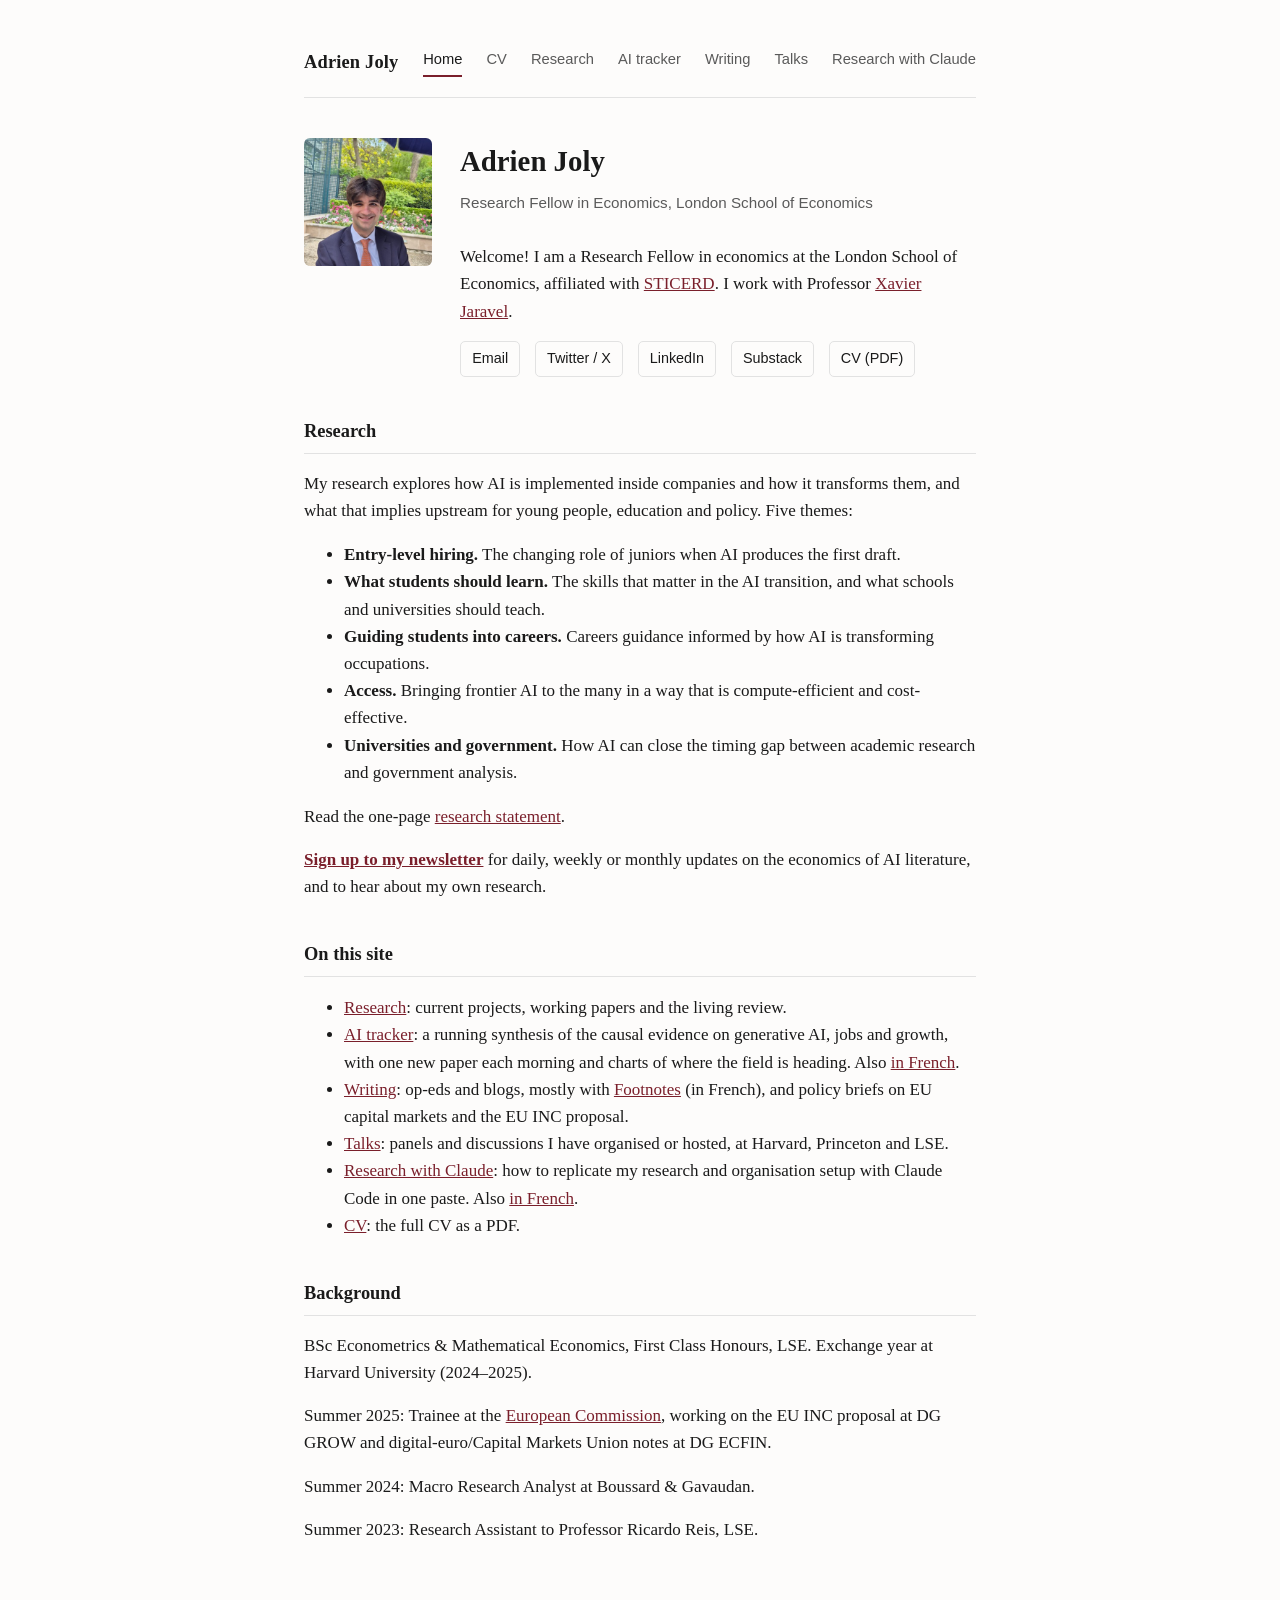
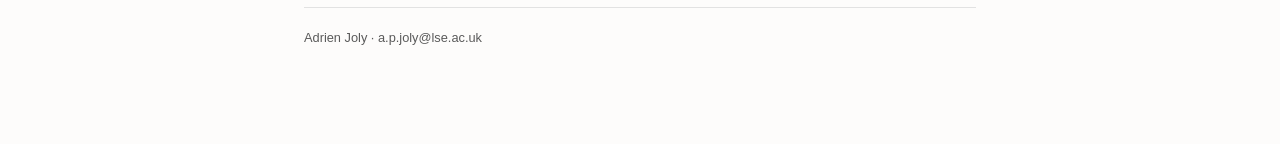
<file: index.html>
<!DOCTYPE html>
<html lang="en">
<head>
<meta charset="UTF-8">
<meta name="viewport" content="width=device-width, initial-scale=1.0">
<title>Adrien Joly</title>
<meta name="description" content="Adrien Joly — Research Fellow in Economics, LSE. AI adoption, EU digital policy.">
<link rel="icon" href="assets/favicon.svg" type="image/svg+xml">
<meta property="og:title" content="Adrien Joly">
<meta property="og:description" content="Research Fellow in Economics, LSE. AI adoption, EU digital policy.">
<meta property="og:type" content="website">
<meta property="og:url" content="https://ajoly35.github.io/">
<link rel="stylesheet" href="assets/style.css">
</head>
<body>
<div class="wrap">

  <header class="site">
    <a class="name" href="index.html">Adrien Joly</a>
    <nav class="site">
      <a href="index.html" aria-current="page">Home</a>
      <a href="cv.html">CV</a>
      <a href="research.html">Research</a>
      <a href="https://ajoly35.github.io/gen-ai-living-review/">AI tracker</a>
      <a href="writing.html">Writing</a>
      <a href="talks.html">Talks</a>
      <a href="setup.html">Research with Claude</a>
    </nav>
  </header>

  <div class="hero">
    <img class="photo" src="assets/photo.jpg" alt="Adrien Joly">
    <div class="hero-text">
      <h1>Adrien Joly</h1>
      <p class="subtitle">Research Fellow in Economics, London School of Economics</p>
      <p>Welcome! I am a Research Fellow in economics at the London School of Economics, affiliated with <a href="https://sticerd.lse.ac.uk/_new/people/person.asp?id=11818">STICERD</a>. I work with Professor <a href="https://www.xavierjaravel.com">Xavier Jaravel</a>.</p>
      <div class="links">
        <a href="mailto:a.p.joly@lse.ac.uk">Email</a>
        <a href="https://x.com/joly_adrien">Twitter / X</a>
        <a href="https://uk.linkedin.com/in/adrien-joly-84317721b">LinkedIn</a>
        <a href="https://substack.com/@adrienjoly">Substack</a>
        <a href="assets/cv.pdf">CV (PDF)</a>
      </div>
    </div>
  </div>

  <h2>Research</h2>
  <p>My research explores how AI is implemented inside companies and how it transforms them, and what that implies upstream for young people, education and policy. Five themes:</p>
  <ul>
    <li><strong>Entry-level hiring.</strong> The changing role of juniors when AI produces the first draft.</li>
    <li><strong>What students should learn.</strong> The skills that matter in the AI transition, and what schools and universities should teach.</li>
    <li><strong>Guiding students into careers.</strong> Careers guidance informed by how AI is transforming occupations.</li>
    <li><strong>Access.</strong> Bringing frontier AI to the many in a way that is compute-efficient and cost-effective.</li>
    <li><strong>Universities and government.</strong> How AI can close the timing gap between academic research and government analysis.</li>
  </ul>
  <p>Read the one-page <a href="assets/research-statement.pdf">research statement</a>.</p>
  <p><a href="https://ajoly35.github.io/gen-ai-living-review/subscribe/"><strong>Sign up to my newsletter</strong></a> for daily, weekly or monthly updates on the economics of AI literature, and to hear about my own research.</p>

  <h2>On this site</h2>
  <ul>
    <li><a href="research.html">Research</a>: current projects, working papers and the living review.</li>
    <li><a href="https://ajoly35.github.io/gen-ai-living-review/">AI tracker</a>: a running synthesis of the causal evidence on generative AI, jobs and growth, with one new paper each morning and charts of where the field is heading. Also <a href="https://ajoly35.github.io/gen-ai-living-review/fr/">in French</a>.</li>
    <li><a href="writing.html">Writing</a>: op-eds and blogs, mostly with <a href="https://footnotes.kessel.media/posts">Footnotes</a> (in French), and policy briefs on EU capital markets and the EU INC proposal.</li>
    <li><a href="talks.html">Talks</a>: panels and discussions I have organised or hosted, at Harvard, Princeton and LSE.</li>
    <li><a href="setup.html">Research with Claude</a>: how to replicate my research and organisation setup with Claude Code in one paste. Also <a href="setup-fr.html">in French</a>.</li>
    <li><a href="cv.html">CV</a>: the full CV as a PDF.</li>
  </ul>

  <h2>Background</h2>
  <p>BSc Econometrics &amp; Mathematical Economics, First Class Honours, LSE. Exchange year at Harvard University (2024–2025).</p>
  <p>Summer 2025: Trainee at the <a href="https://commission.europa.eu/topics/business-and-industry/doing-business-eu/company-law-and-corporate-governance/eu-inc-new-harmonised-corporate-legal-regime_en">European Commission</a>, working on the EU INC proposal at DG GROW and digital-euro/Capital Markets Union notes at DG ECFIN.</p>
  <p>Summer 2024: Macro Research Analyst at Boussard &amp; Gavaudan.</p>
  <p>Summer 2023: Research Assistant to Professor Ricardo Reis, LSE.</p>

  <footer class="site">
    <p>Adrien Joly &middot; a.p.joly@lse.ac.uk</p>
  </footer>

</div>
</body>
</html>
</file>
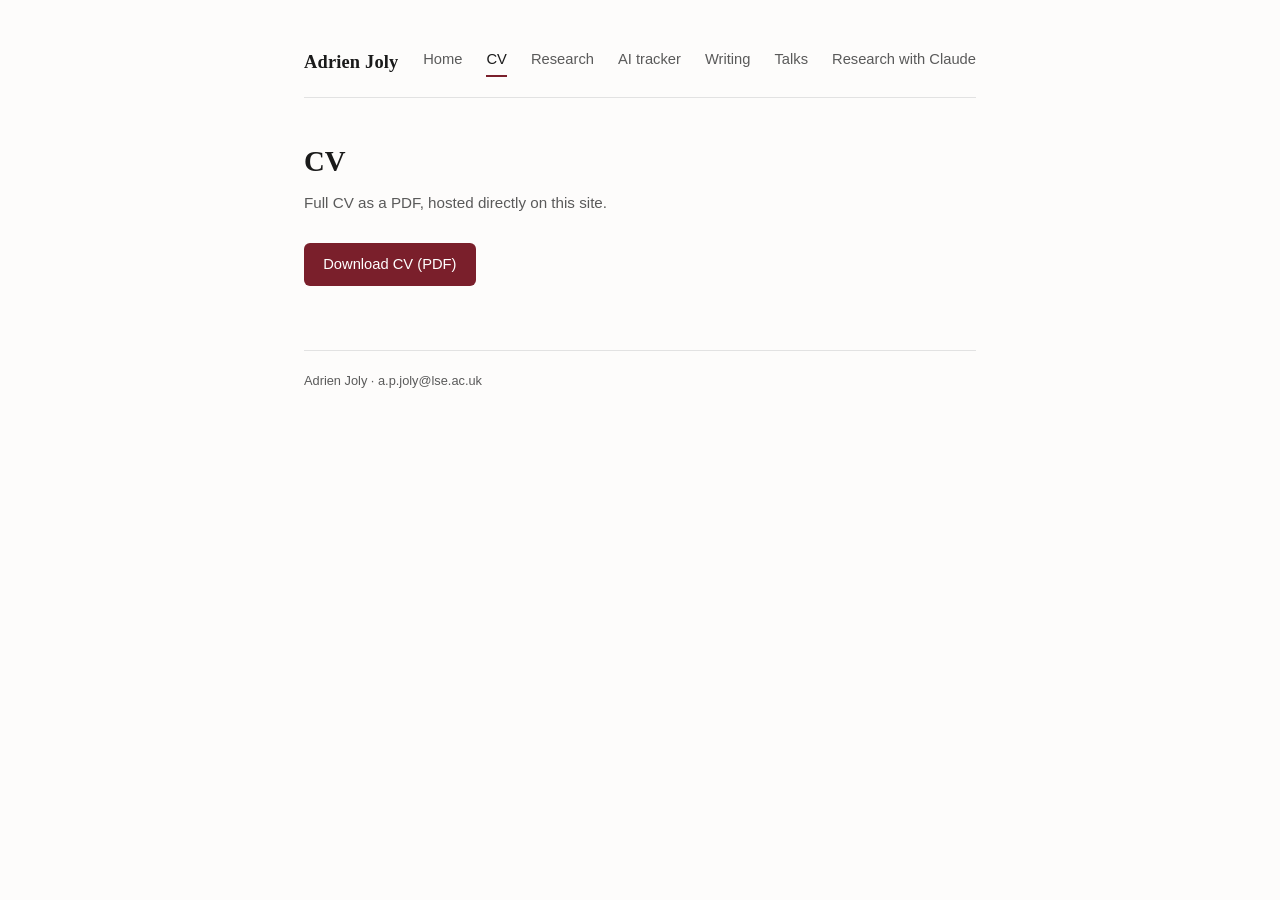
<file: cv.html>
<!DOCTYPE html>
<html lang="en">
<head>
<meta charset="UTF-8">
<meta name="viewport" content="width=device-width, initial-scale=1.0">
<title>CV — Adrien Joly</title>
<link rel="icon" href="assets/favicon.svg" type="image/svg+xml">
<link rel="stylesheet" href="assets/style.css">
</head>
<body>
<div class="wrap">

  <header class="site">
    <a class="name" href="index.html">Adrien Joly</a>
    <nav class="site">
      <a href="index.html">Home</a>
      <a href="cv.html" aria-current="page">CV</a>
      <a href="research.html">Research</a>
      <a href="https://ajoly35.github.io/gen-ai-living-review/">AI tracker</a>
      <a href="writing.html">Writing</a>
      <a href="talks.html">Talks</a>
      <a href="setup.html">Research with Claude</a>
    </nav>
  </header>

  <h1>CV</h1>
  <p class="subtitle">Full CV as a PDF, hosted directly on this site.</p>

  <p><a class="cta" href="assets/cv.pdf">Download CV (PDF)</a></p>

  <footer class="site">
    <p>Adrien Joly &middot; a.p.joly@lse.ac.uk</p>
  </footer>

</div>
</body>
</html>
</file>
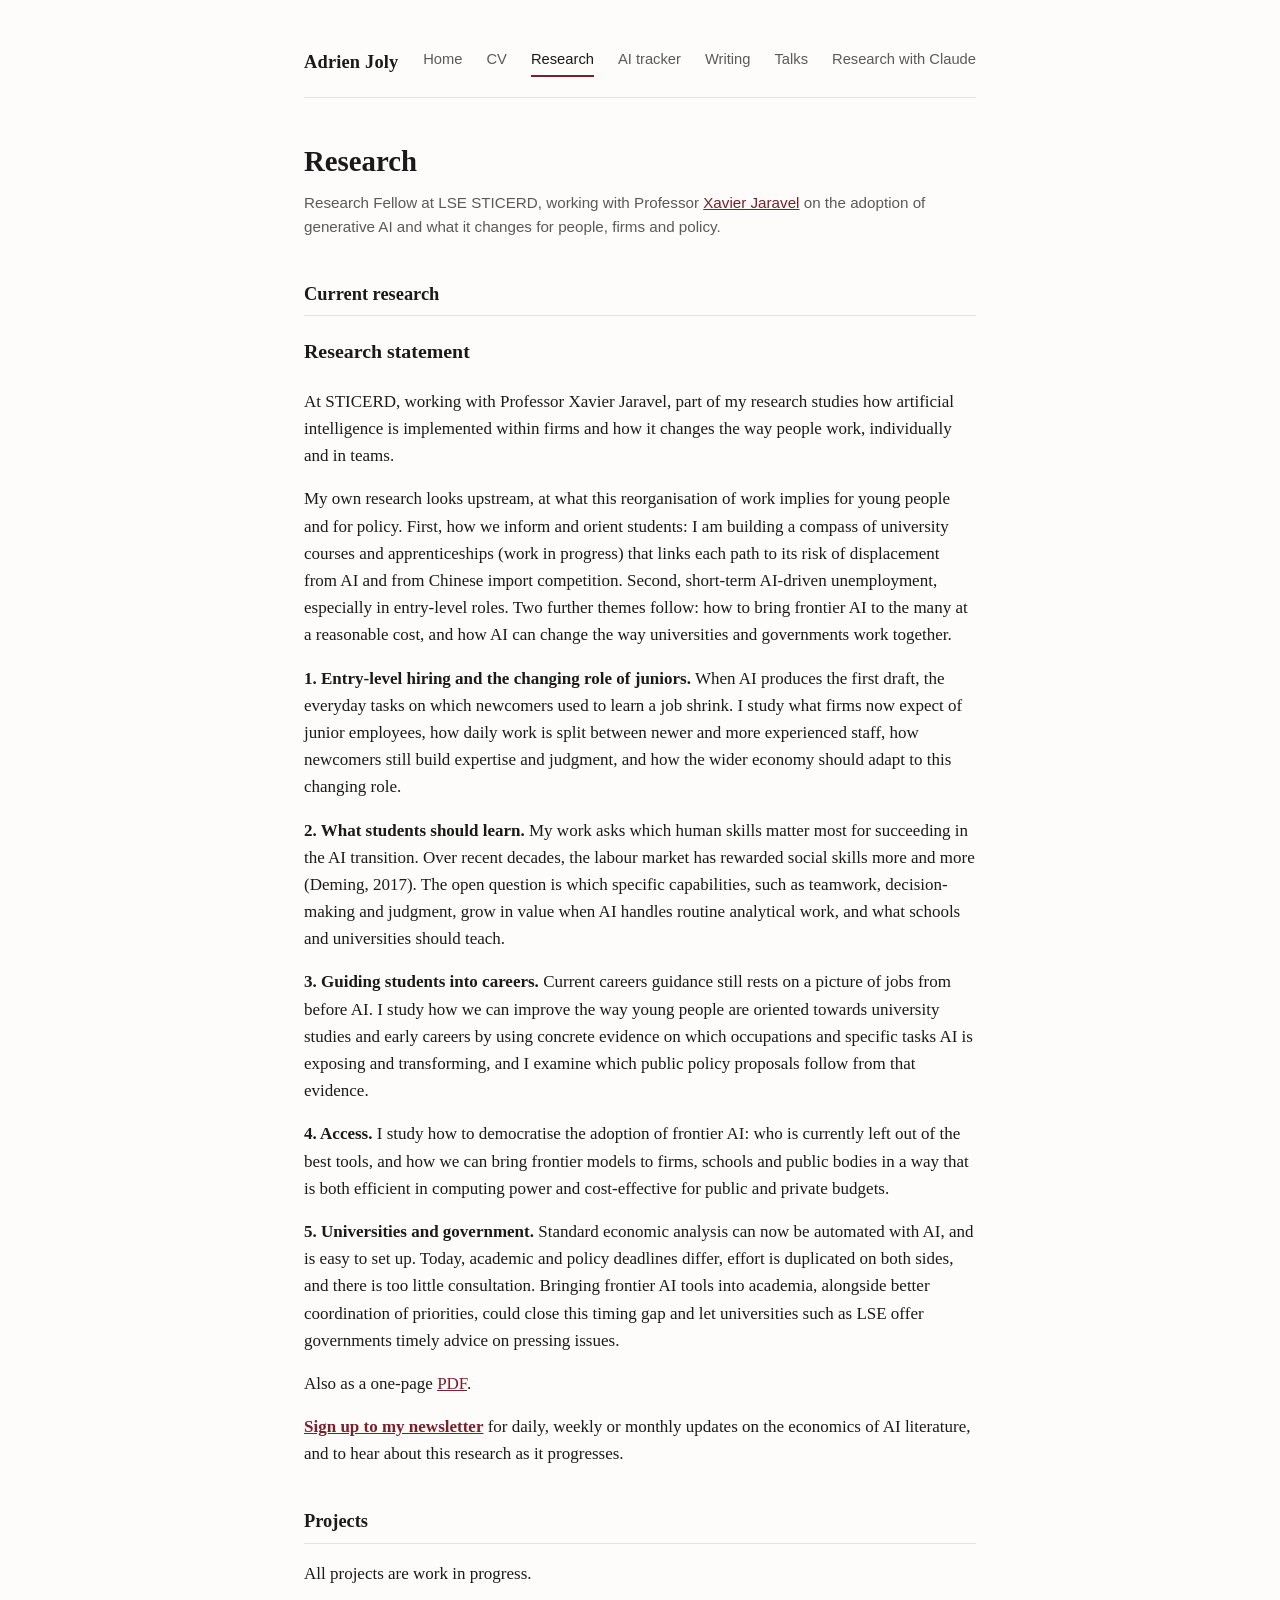
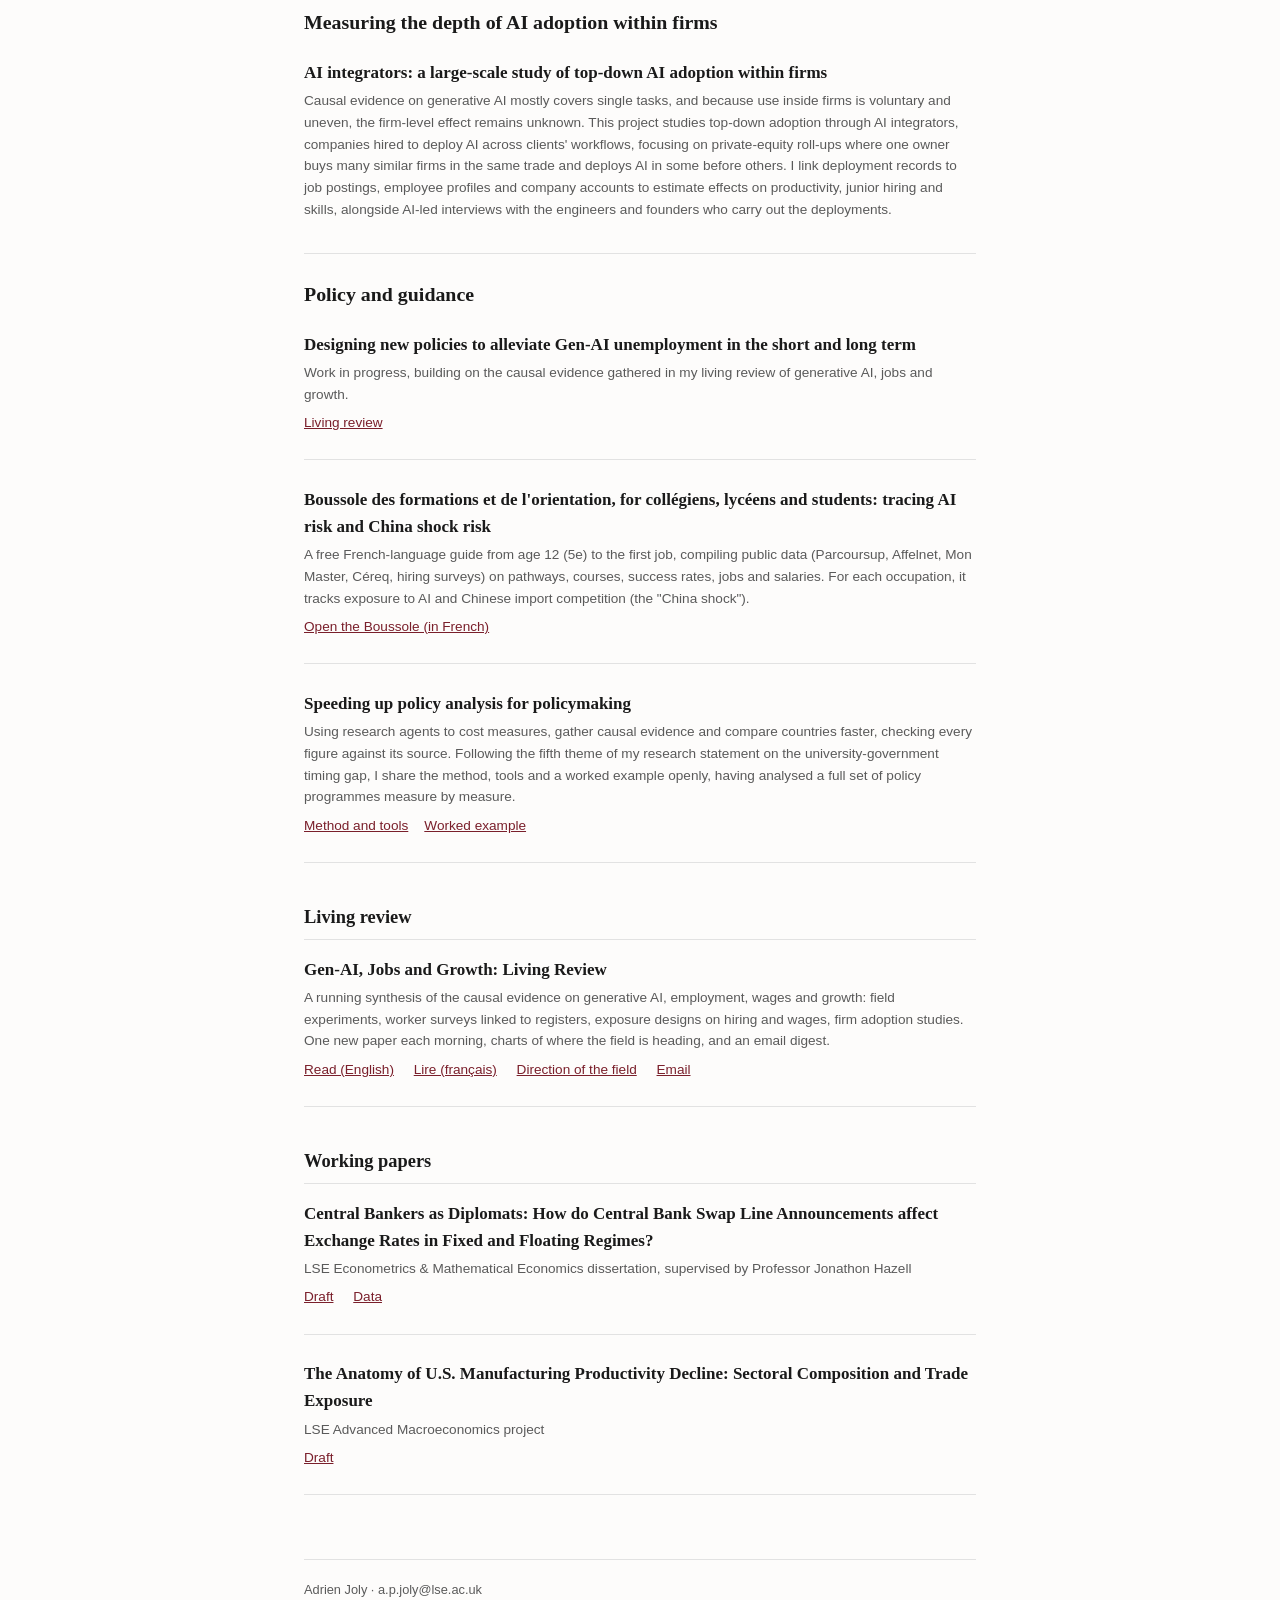
<file: research.html>
<!DOCTYPE html>
<html lang="en">
<head>
<meta charset="UTF-8">
<meta name="viewport" content="width=device-width, initial-scale=1.0">
<title>Research — Adrien Joly</title>
<link rel="icon" href="assets/favicon.svg" type="image/svg+xml">
<link rel="stylesheet" href="assets/style.css">
</head>
<body>
<div class="wrap">

  <header class="site">
    <a class="name" href="index.html">Adrien Joly</a>
    <nav class="site">
      <a href="index.html">Home</a>
      <a href="cv.html">CV</a>
      <a href="research.html" aria-current="page">Research</a>
      <a href="https://ajoly35.github.io/gen-ai-living-review/">AI tracker</a>
      <a href="writing.html">Writing</a>
      <a href="talks.html">Talks</a>
      <a href="setup.html">Research with Claude</a>
    </nav>
  </header>

  <h1>Research</h1>
  <p class="subtitle">Research Fellow at LSE STICERD, working with Professor <a href="https://www.xavierjaravel.com">Xavier Jaravel</a> on the adoption of generative AI and what it changes for people, firms and policy.</p>

  <h2>Current research</h2>

  <h3>Research statement</h3>
  <p>At STICERD, working with Professor Xavier Jaravel, part of my research studies how artificial intelligence is implemented within firms and how it changes the way people work, individually and in teams.</p>
  <p>My own research looks upstream, at what this reorganisation of work implies for young people and for policy. First, how we inform and orient students: I am building a compass of university courses and apprenticeships (work in progress) that links each path to its risk of displacement from AI and from Chinese import competition. Second, short-term AI-driven unemployment, especially in entry-level roles. Two further themes follow: how to bring frontier AI to the many at a reasonable cost, and how AI can change the way universities and governments work together.</p>
  <p><strong>1. Entry-level hiring and the changing role of juniors.</strong> When AI produces the first draft, the everyday tasks on which newcomers used to learn a job shrink. I study what firms now expect of junior employees, how daily work is split between newer and more experienced staff, how newcomers still build expertise and judgment, and how the wider economy should adapt to this changing role.</p>
  <p><strong>2. What students should learn.</strong> My work asks which human skills matter most for succeeding in the AI transition. Over recent decades, the labour market has rewarded social skills more and more (Deming, 2017). The open question is which specific capabilities, such as teamwork, decision-making and judgment, grow in value when AI handles routine analytical work, and what schools and universities should teach.</p>
  <p><strong>3. Guiding students into careers.</strong> Current careers guidance still rests on a picture of jobs from before AI. I study how we can improve the way young people are oriented towards university studies and early careers by using concrete evidence on which occupations and specific tasks AI is exposing and transforming, and I examine which public policy proposals follow from that evidence.</p>
  <p><strong>4. Access.</strong> I study how to democratise the adoption of frontier AI: who is currently left out of the best tools, and how we can bring frontier models to firms, schools and public bodies in a way that is both efficient in computing power and cost-effective for public and private budgets.</p>
  <p><strong>5. Universities and government.</strong> Standard economic analysis can now be automated with AI, and is easy to set up. Today, academic and policy deadlines differ, effort is duplicated on both sides, and there is too little consultation. Bringing frontier AI tools into academia, alongside better coordination of priorities, could close this timing gap and let universities such as LSE offer governments timely advice on pressing issues.</p>
  <p class="small">Also as a one-page <a href="assets/research-statement.pdf">PDF</a>.</p>

  <p><a href="https://ajoly35.github.io/gen-ai-living-review/subscribe/"><strong>Sign up to my newsletter</strong></a> for daily, weekly or monthly updates on the economics of AI literature, and to hear about this research as it progresses.</p>

  <h2>Projects</h2>

  <p class="small">All projects are work in progress.</p>

  <h3>Measuring the depth of AI adoption within firms</h3>

  <div class="entry">
    <div class="title">AI integrators: a large-scale study of top-down AI adoption within firms</div>
    <div class="meta">Causal evidence on generative AI mostly covers single tasks, and because use inside firms is voluntary and uneven, the firm-level effect remains unknown. This project studies top-down adoption through AI integrators, companies hired to deploy AI across clients' workflows, focusing on private-equity roll-ups where one owner buys many similar firms in the same trade and deploys AI in some before others. I link deployment records to job postings, employee profiles and company accounts to estimate effects on productivity, junior hiring and skills, alongside AI-led interviews with the engineers and founders who carry out the deployments.</div>
  </div>

  <h3>Policy and guidance</h3>

  <div class="entry">
    <div class="title">Designing new policies to alleviate Gen-AI unemployment in the short and long term</div>
    <div class="meta">Work in progress, building on the causal evidence gathered in my living review of generative AI, jobs and growth.</div>
    <div class="actions"><a href="https://ajoly35.github.io/gen-ai-living-review/">Living review</a></div>
  </div>

  <div class="entry">
    <div class="title">Boussole des formations et de l'orientation, for collégiens, lycéens and students: tracing AI risk and China shock risk</div>
    <div class="meta">A free French-language guide from age 12 (5e) to the first job, compiling public data (Parcoursup, Affelnet, Mon Master, Céreq, hiring surveys) on pathways, courses, success rates, jobs and salaries. For each occupation, it tracks exposure to AI and Chinese import competition (the "China shock").</div>
    <div class="actions"><a href="https://politiques-educatives.github.io/boussole/">Open the Boussole (in French)</a></div>
  </div>

  <div class="entry" id="policy-analysis">
    <div class="title">Speeding up policy analysis for policymaking</div>
    <div class="meta">Using research agents to cost measures, gather causal evidence and compare countries faster, checking every figure against its source. Following the fifth theme of my research statement on the university-government timing gap, I share the method, tools and a worked example openly, having analysed a full set of policy programmes measure by measure.</div>
    <div class="actions"><a href="setup.html#policy">Method and tools</a><a href="demo/four-day-school-week.html">Worked example</a><!--PROGRAMMES-LINK--></div>
  </div>

  <h2>Living review</h2>

  <div class="entry">
    <div class="title">Gen-AI, Jobs and Growth: Living Review</div>
    <div class="meta">A running synthesis of the causal evidence on generative AI, employment, wages and growth: field experiments, worker surveys linked to registers, exposure designs on hiring and wages, firm adoption studies. One new paper each morning, charts of where the field is heading, and an email digest.</div>
    <div class="actions">
      <a href="https://ajoly35.github.io/gen-ai-living-review/">Read (English)</a>
      <a href="https://ajoly35.github.io/gen-ai-living-review/fr/">Lire (français)</a>
      <a href="https://ajoly35.github.io/gen-ai-living-review/vitals/">Direction of the field</a>
      <a href="https://ajoly35.github.io/gen-ai-living-review/subscribe/">Email</a>
    </div>
  </div>

  <h2>Working papers</h2>

  <div class="entry">
    <div class="title">Central Bankers as Diplomats: How do Central Bank Swap Line Announcements affect Exchange Rates in Fixed and Floating Regimes?</div>
    <div class="meta">LSE Econometrics &amp; Mathematical Economics dissertation, supervised by Professor Jonathon Hazell</div>
    <div class="actions">
      <a href="https://drive.google.com/file/d/1FRQvfTI-3jvIFc7u5FMWDPKxMZNdsq7K/view?usp=share_link">Draft</a>
      <a href="https://docs.google.com/spreadsheets/d/1-PIdEqVZPIoolZrQZvYFmWUM3qhrgf5R/edit?usp=share_link&amp;ouid=115910586861135569006&amp;rtpof=true&amp;sd=true">Data</a>
    </div>
  </div>

  <div class="entry">
    <div class="title">The Anatomy of U.S. Manufacturing Productivity Decline: Sectoral Composition and Trade Exposure</div>
    <div class="meta">LSE Advanced Macroeconomics project</div>
    <div class="actions">
      <a href="https://drive.google.com/file/d/1ZyOpjUpyJ71zPDNJIdAWuVnY3mElmPYY/view?usp=share_link">Draft</a>
    </div>
  </div>

  <footer class="site">
    <p>Adrien Joly &middot; a.p.joly@lse.ac.uk</p>
  </footer>

</div>
</body>
</html>
</file>
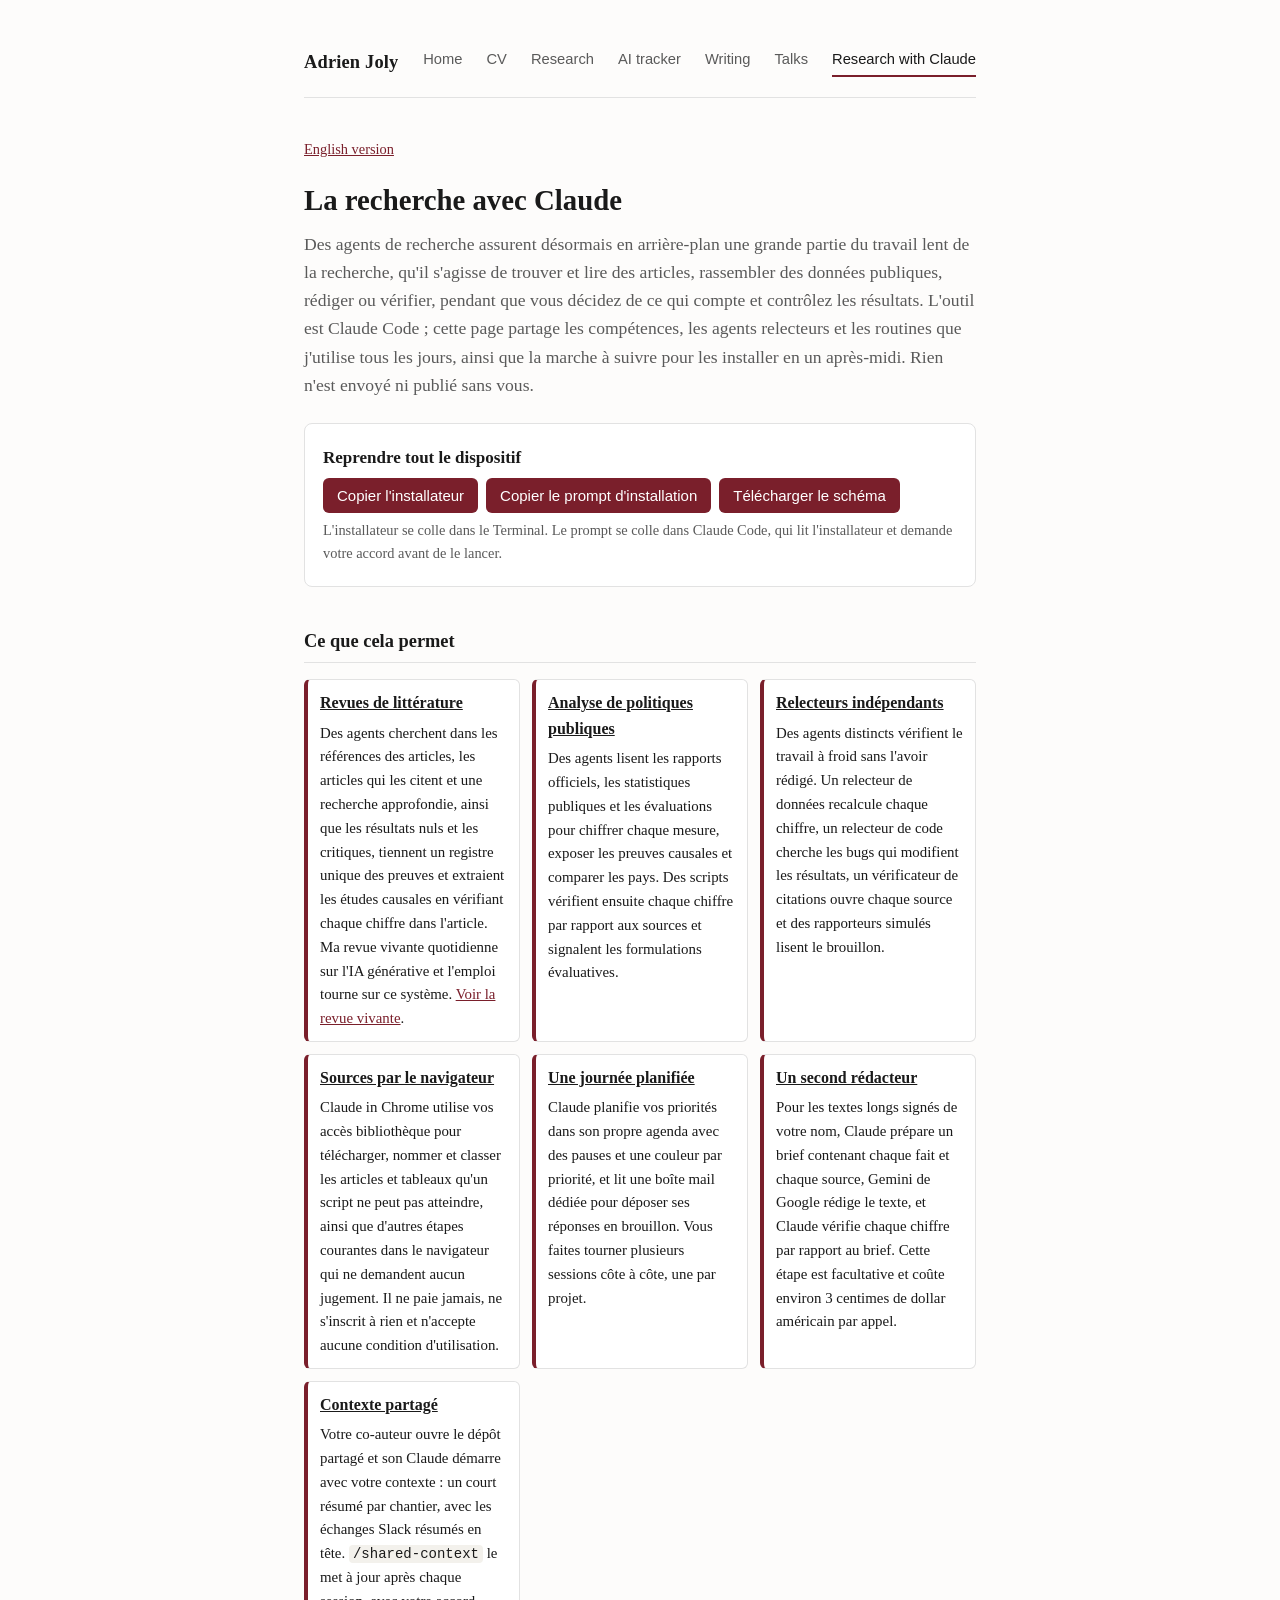
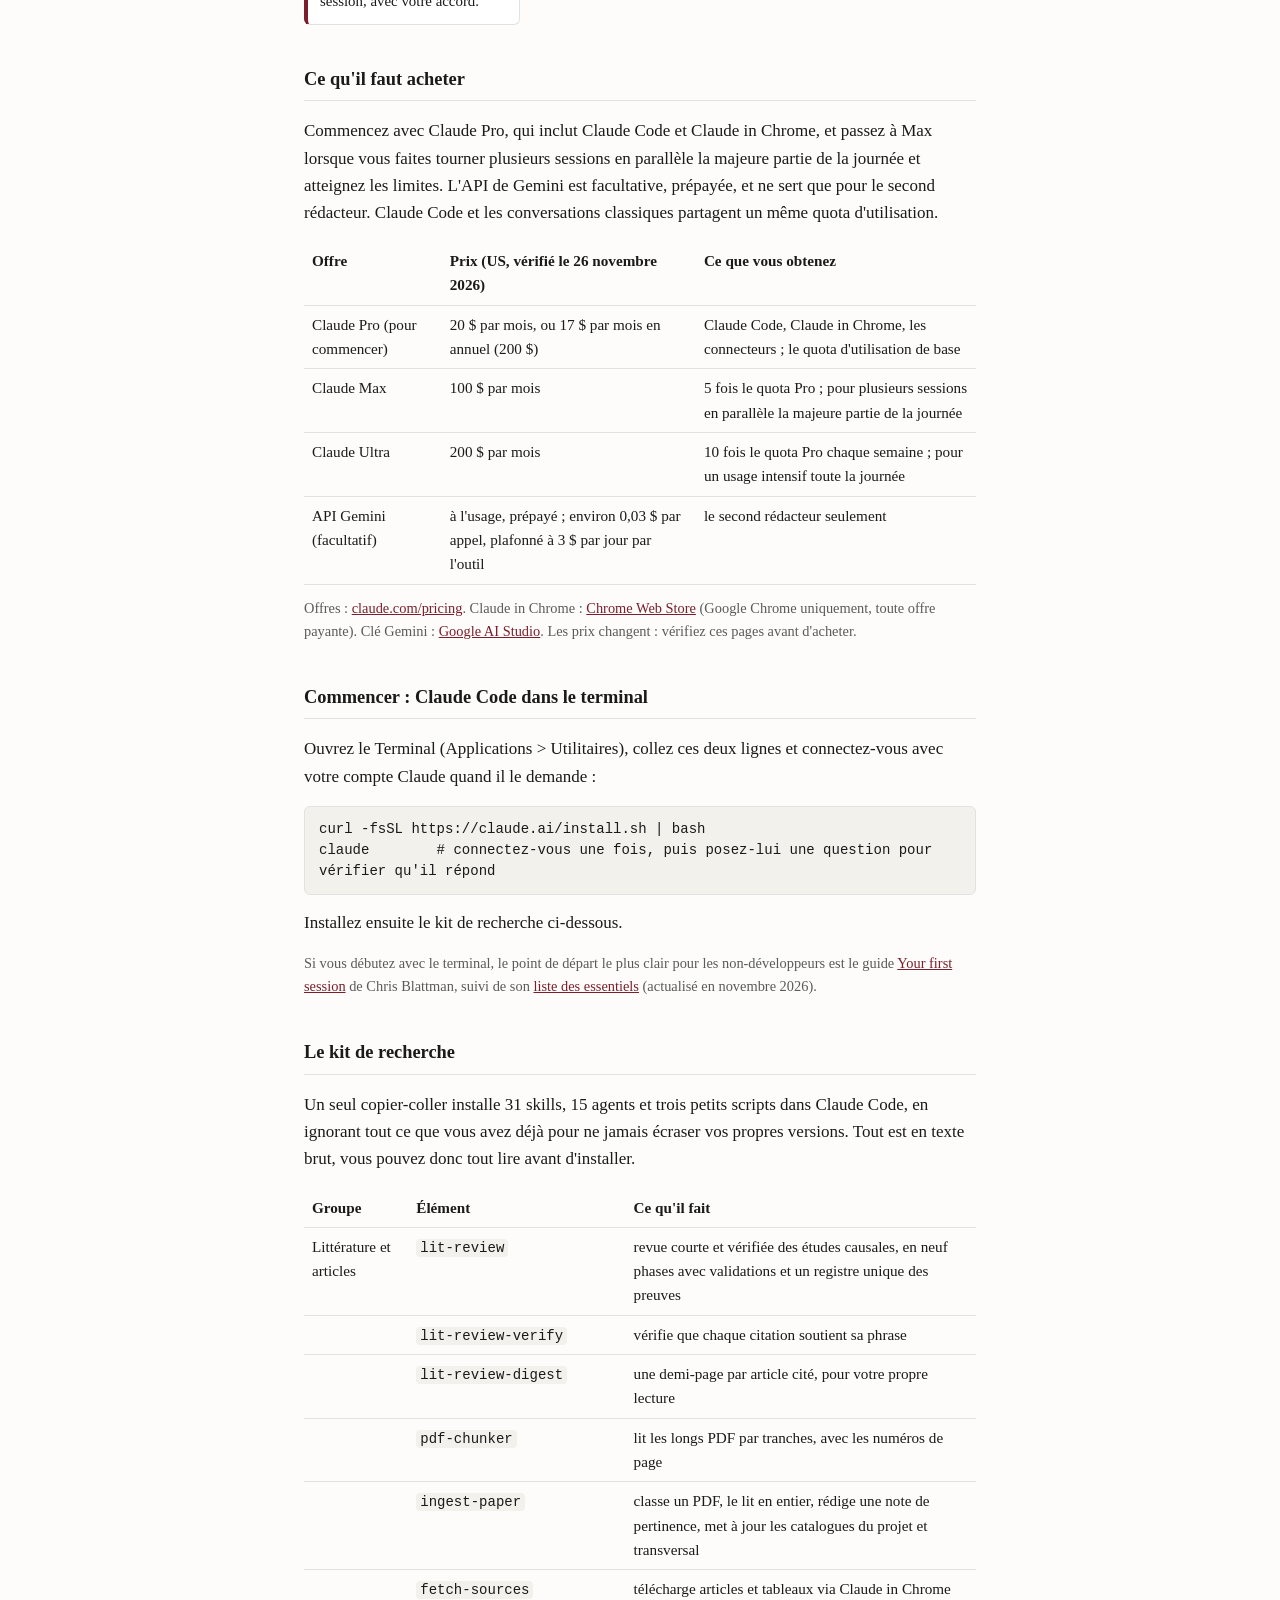
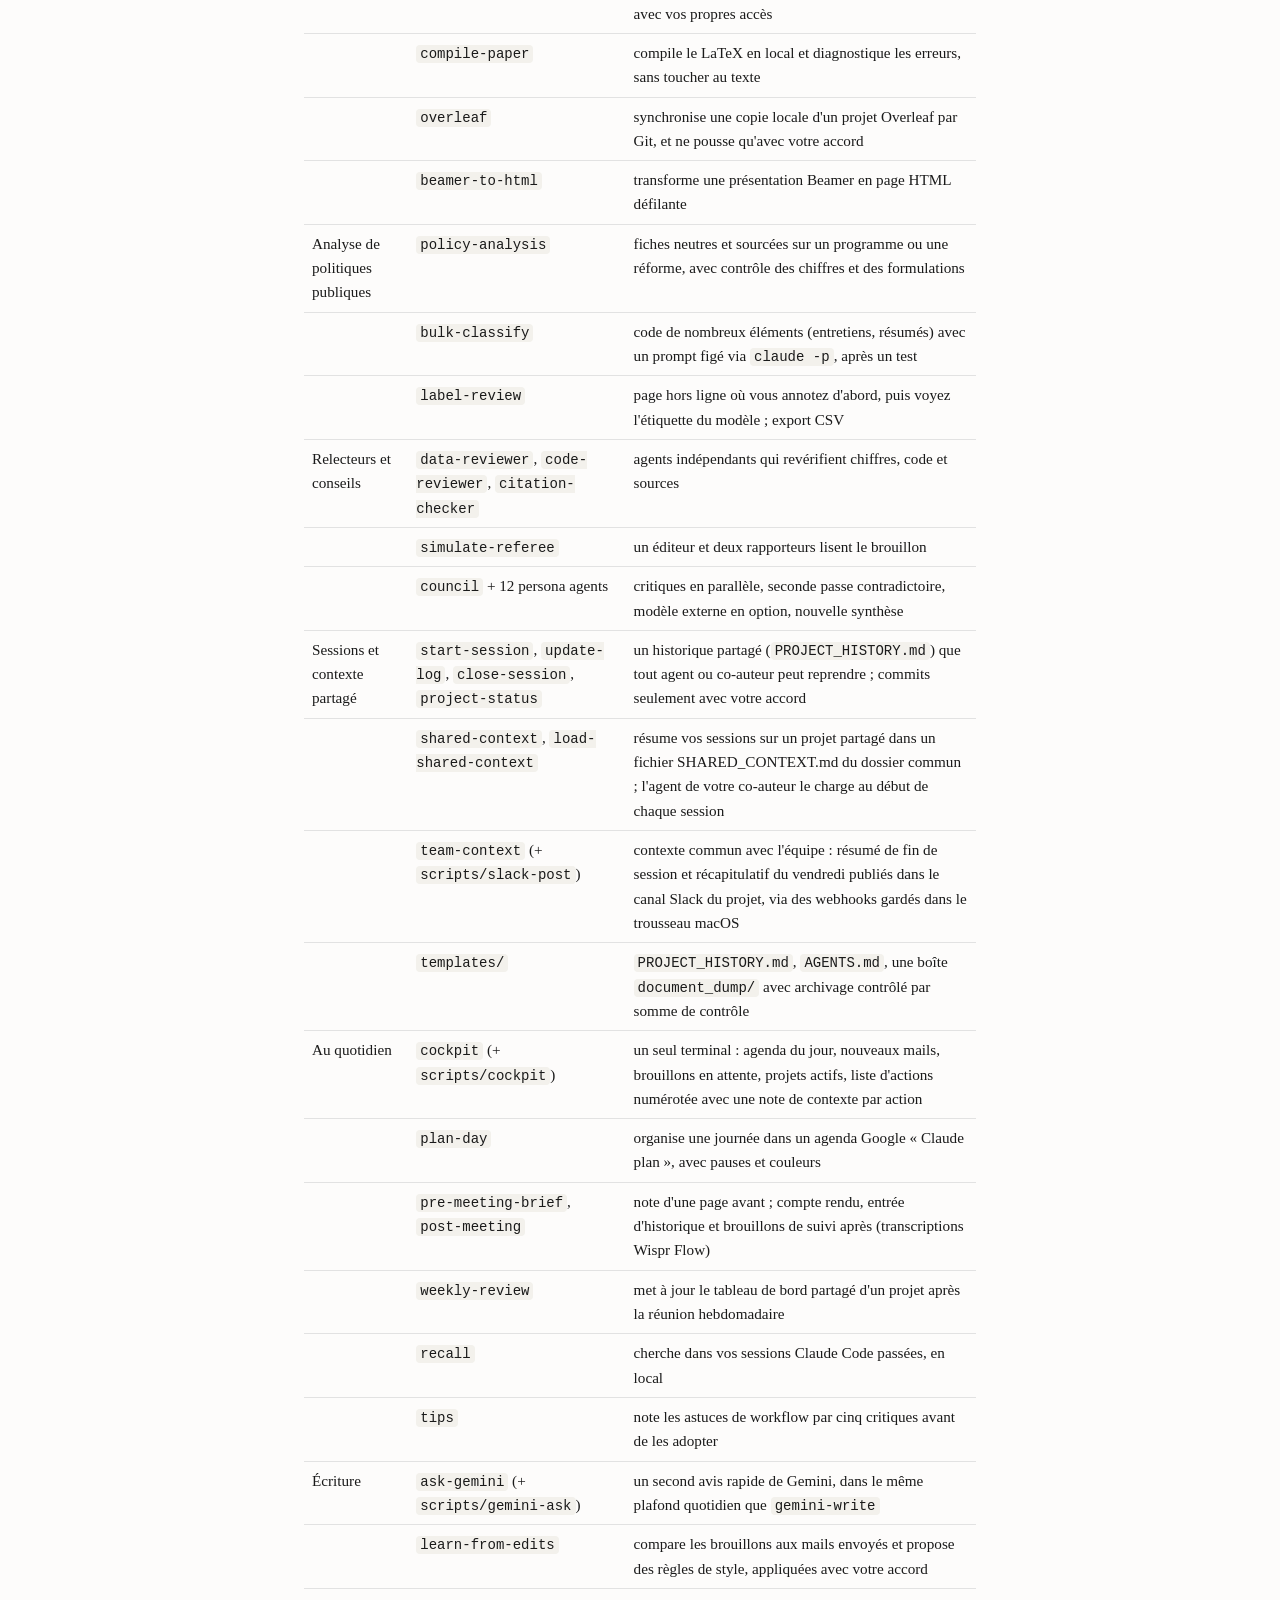
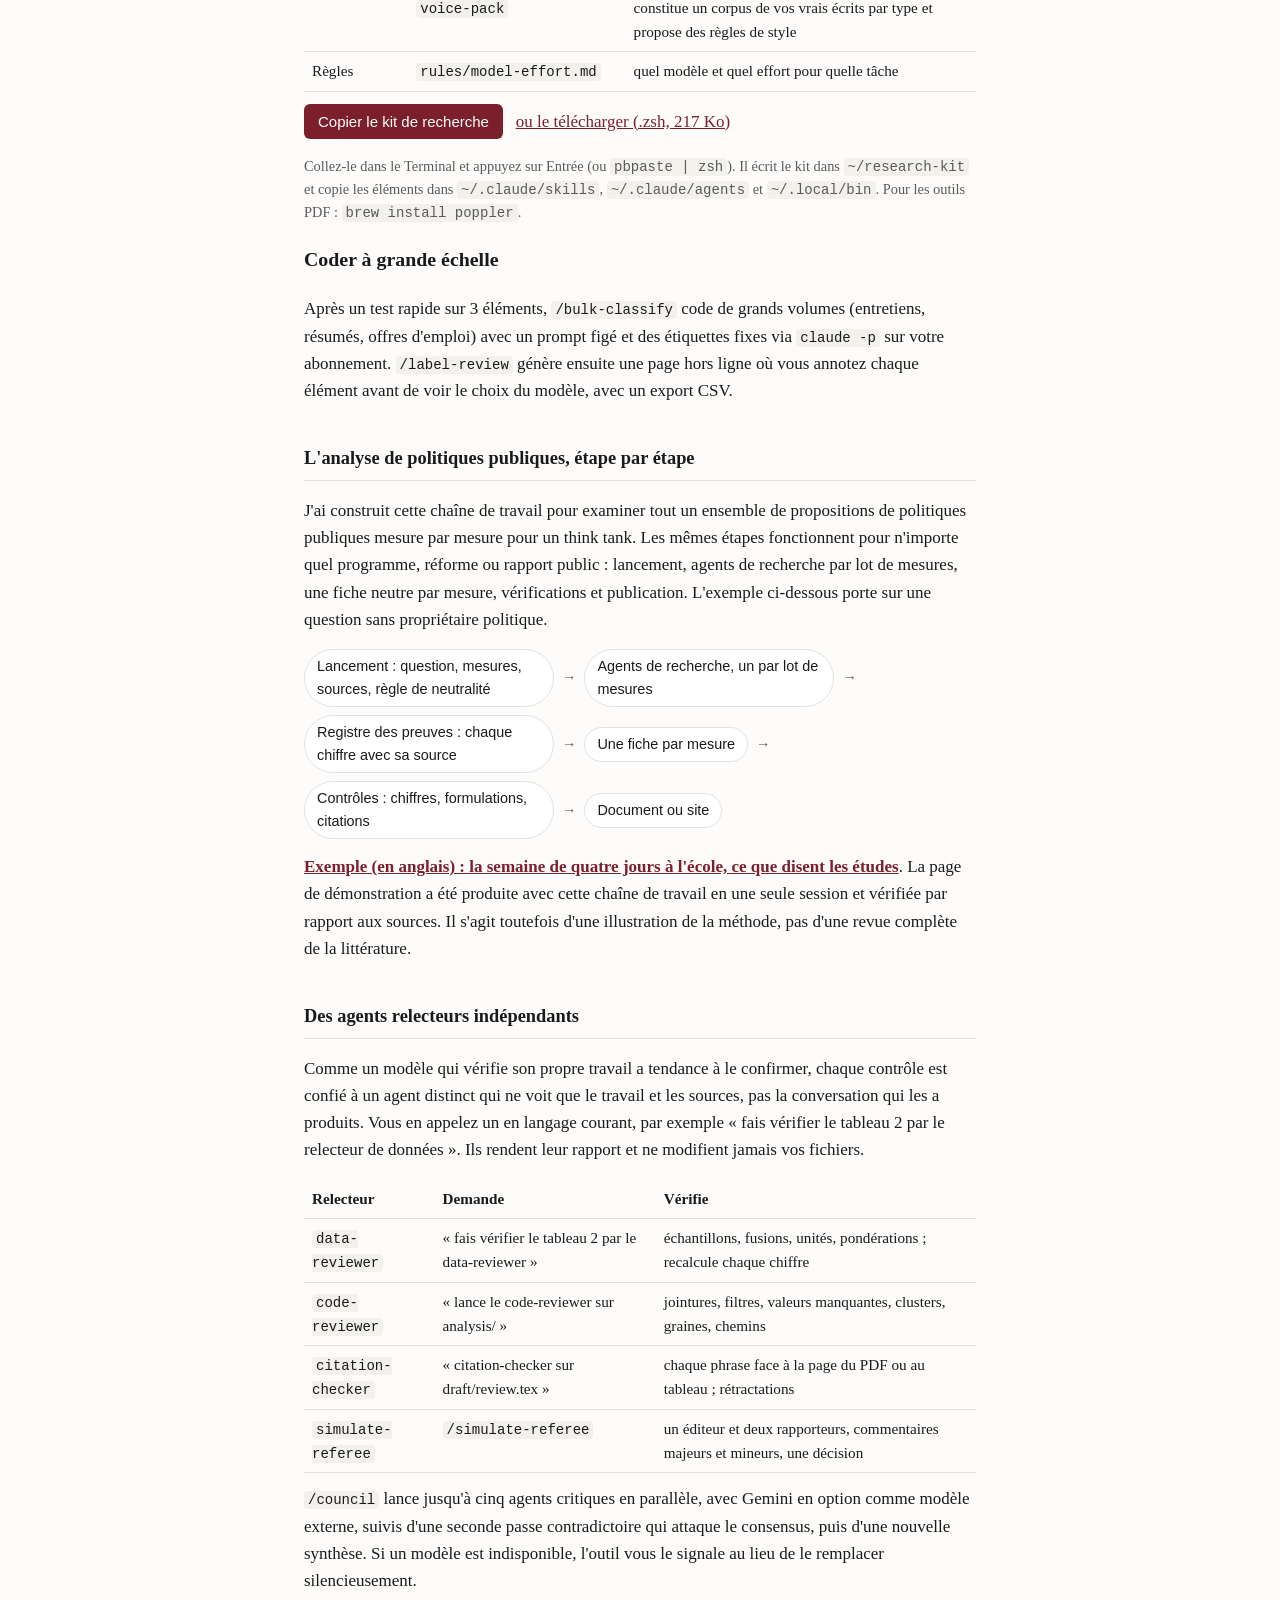
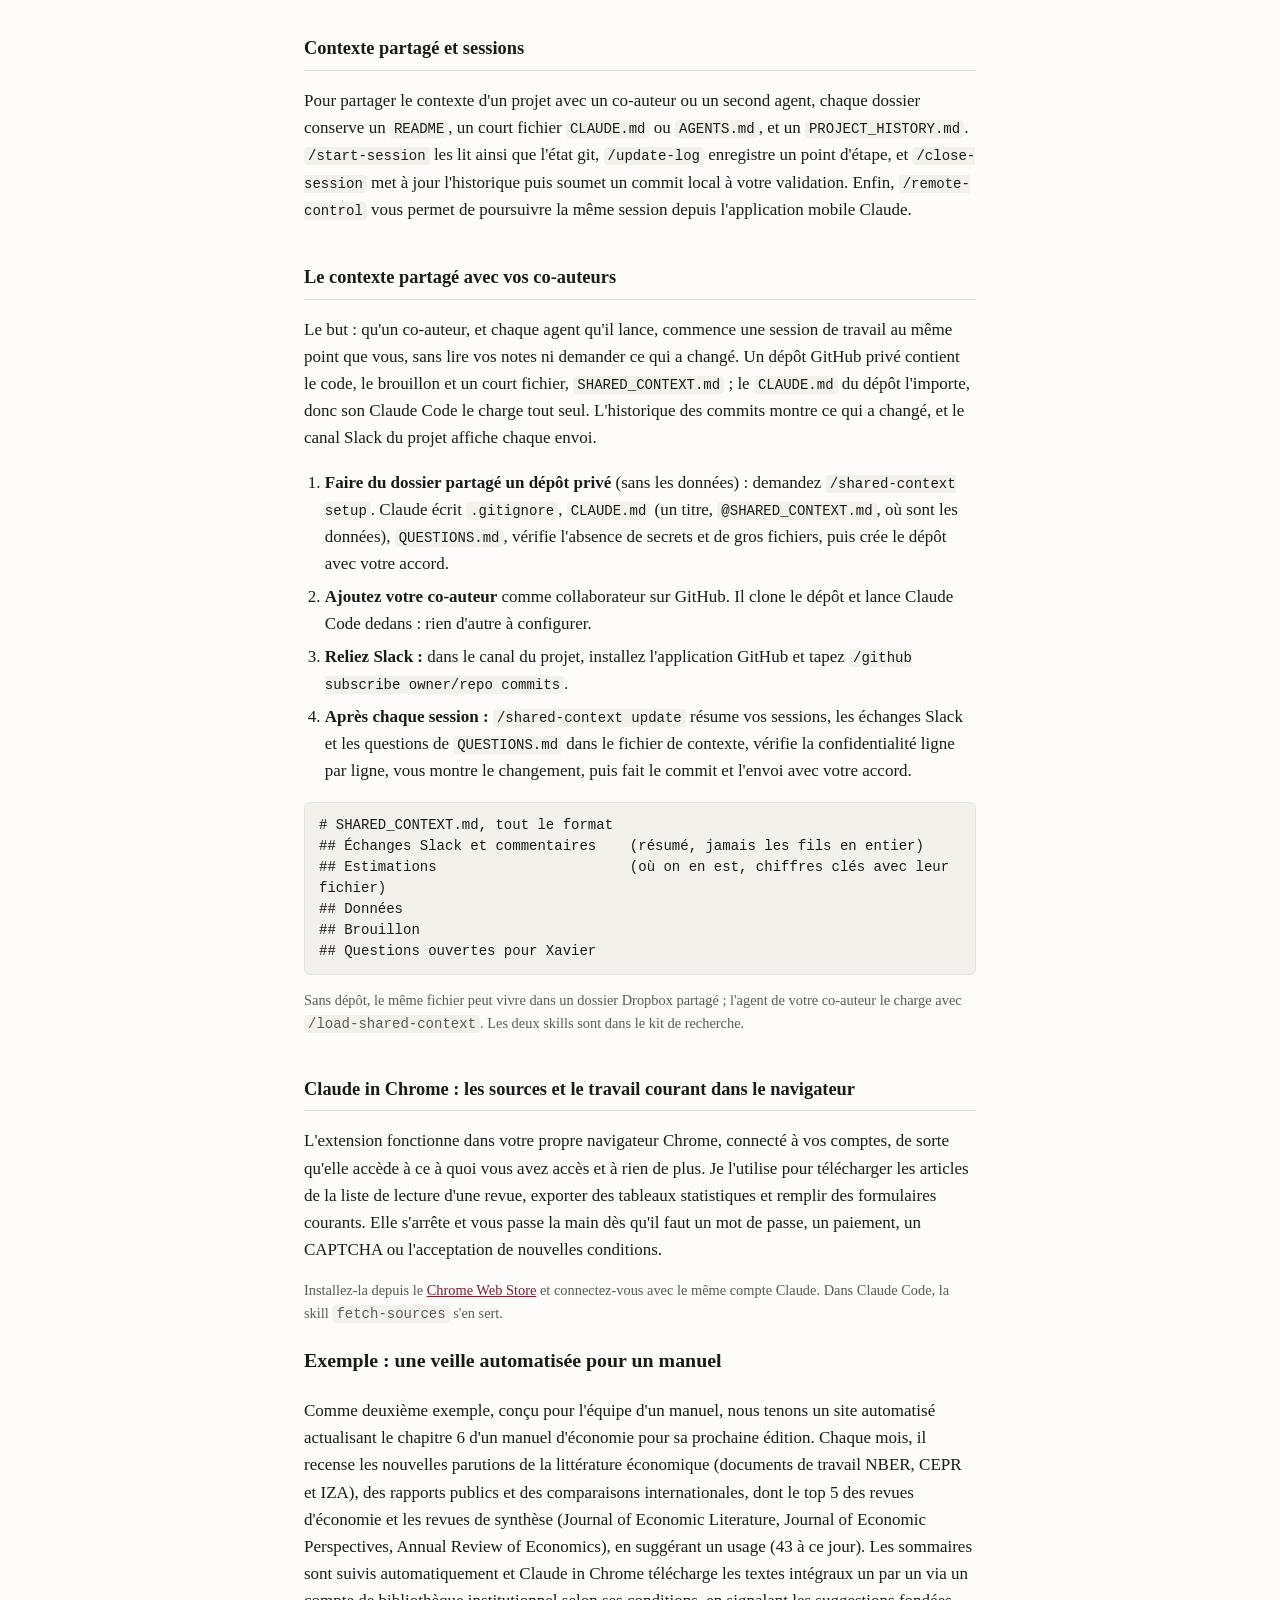
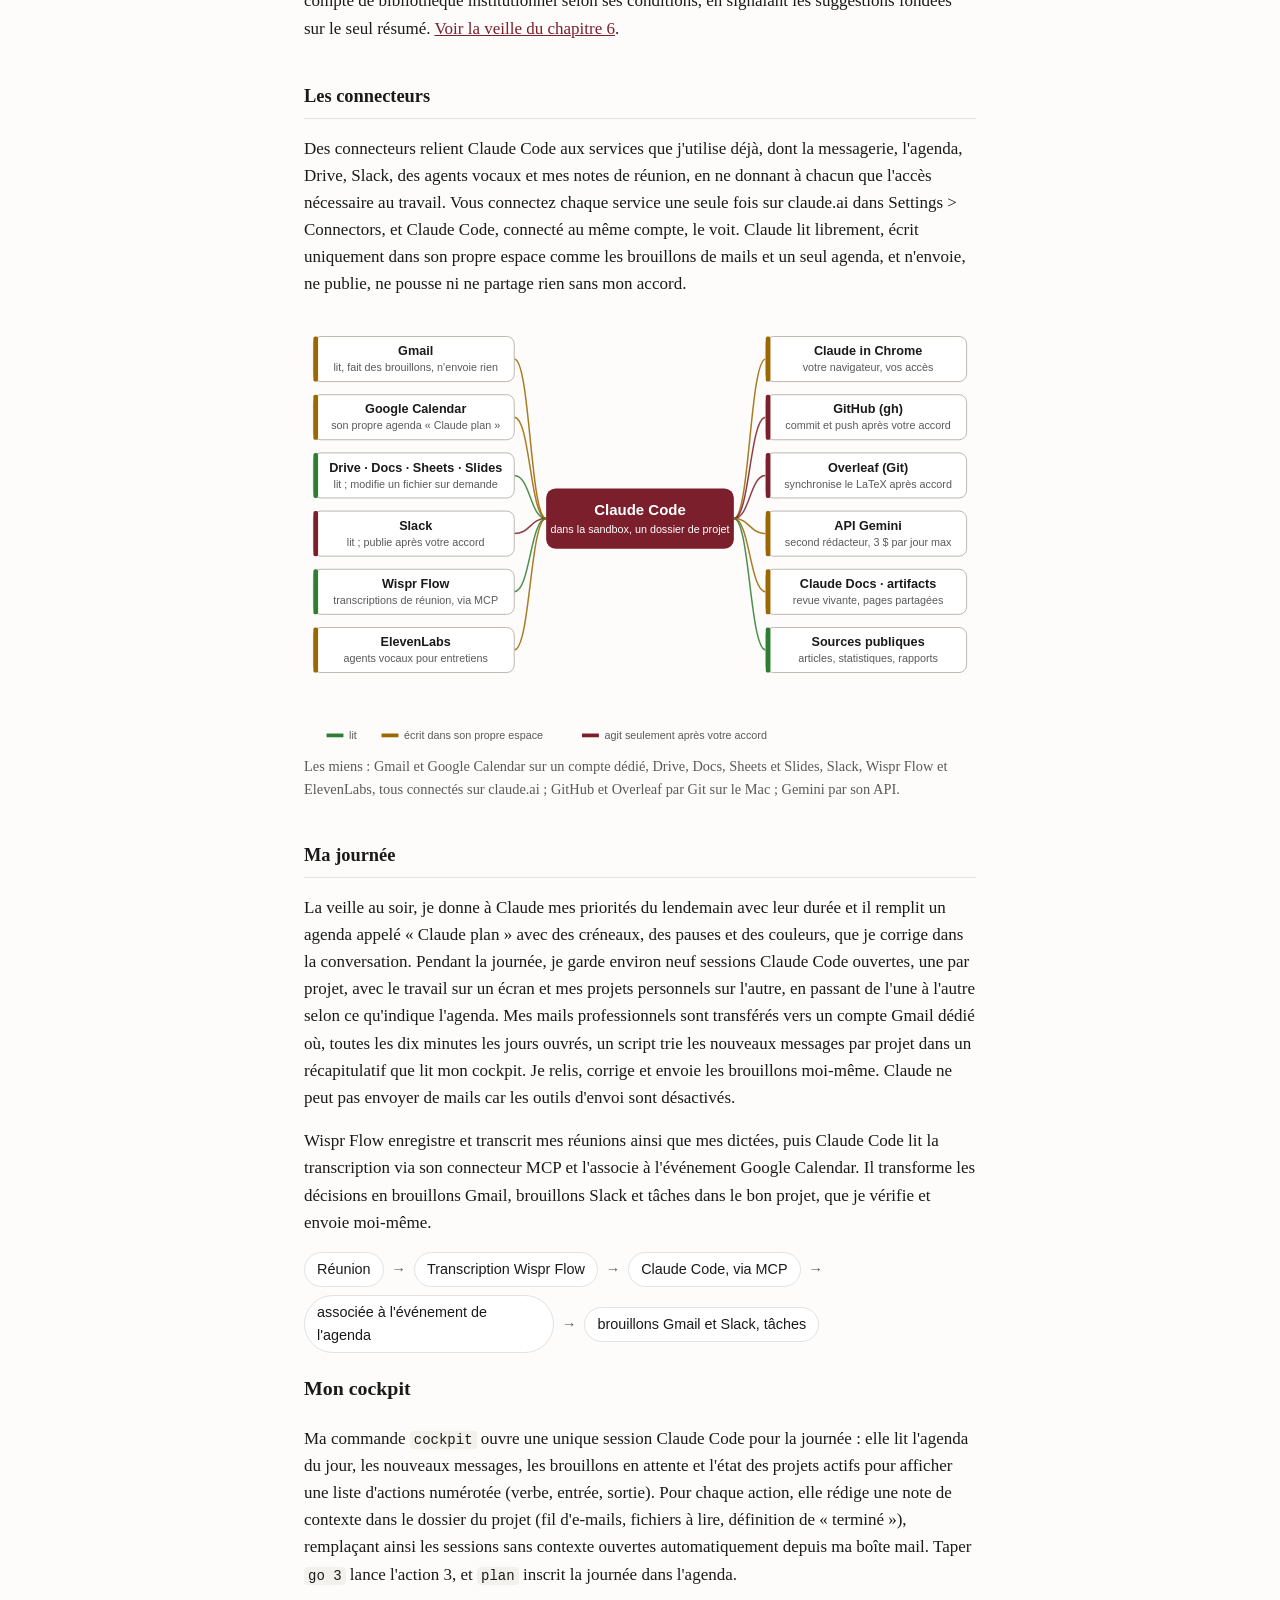
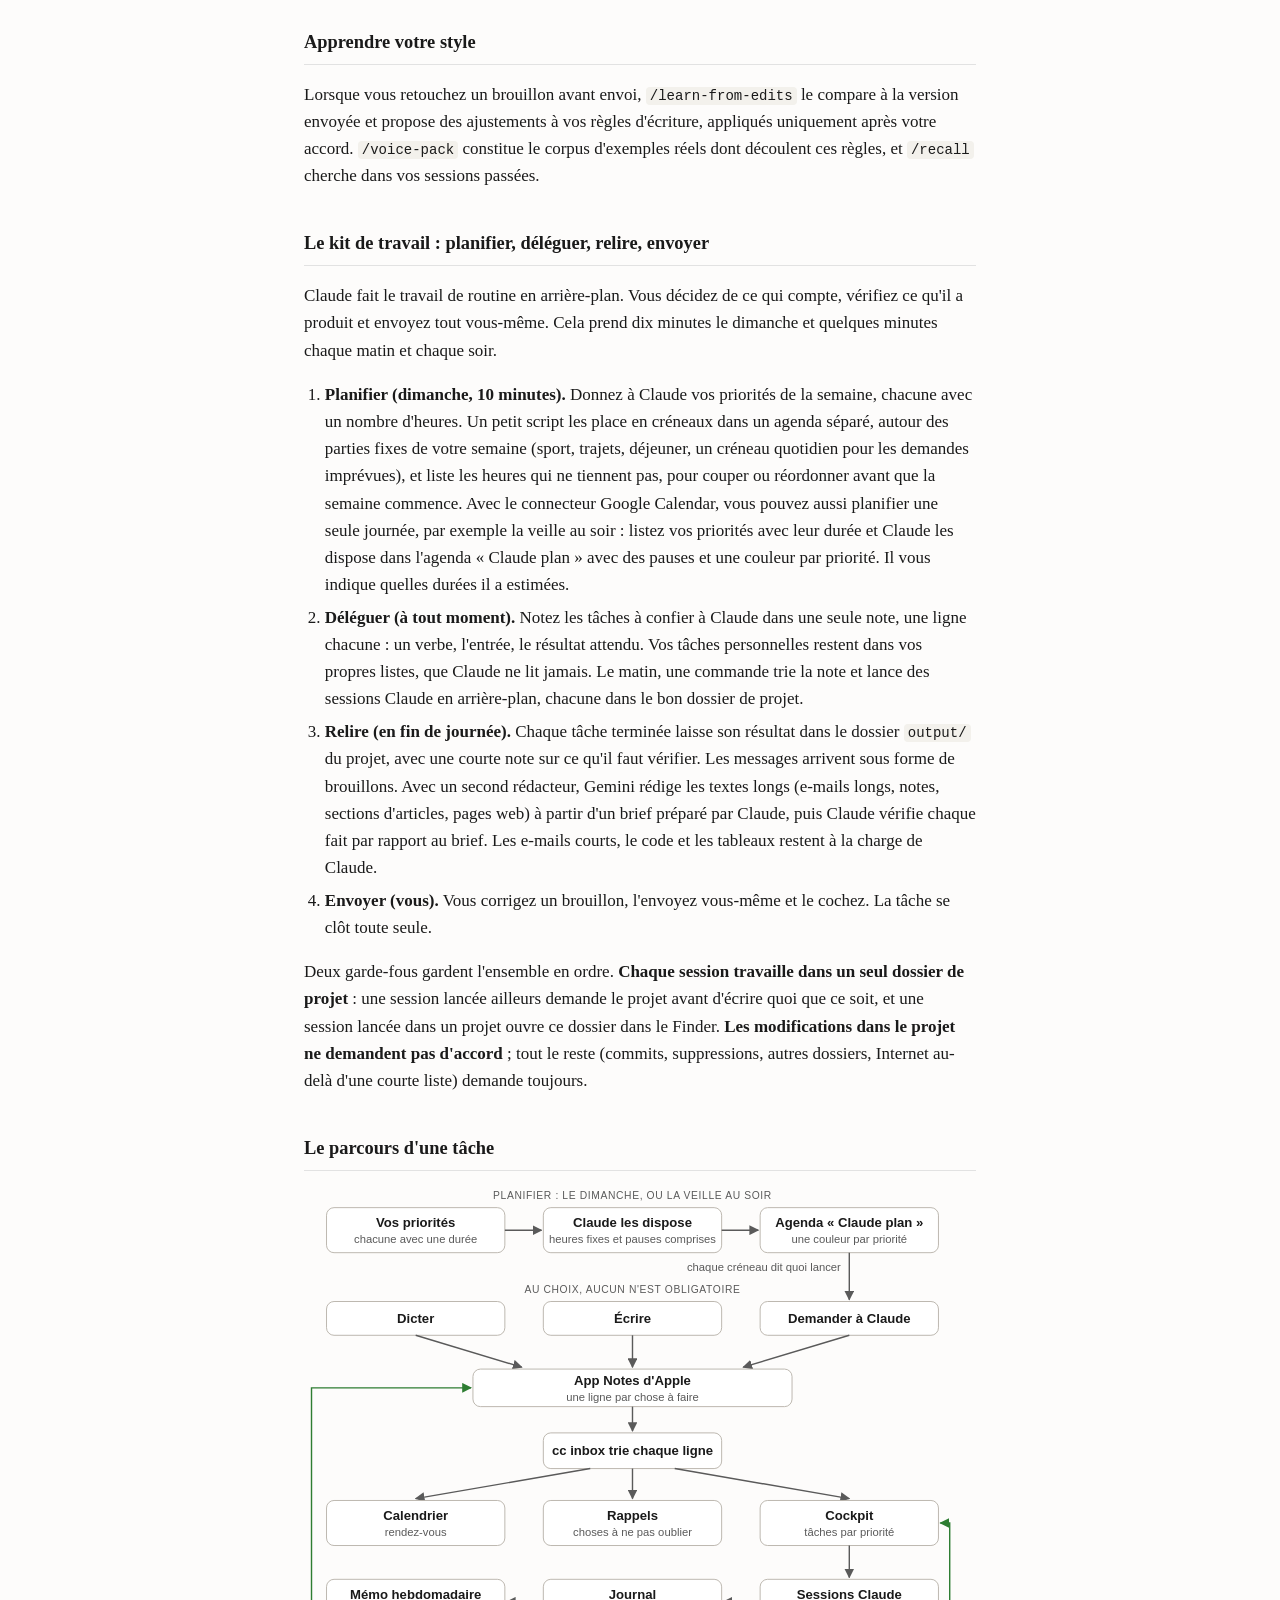
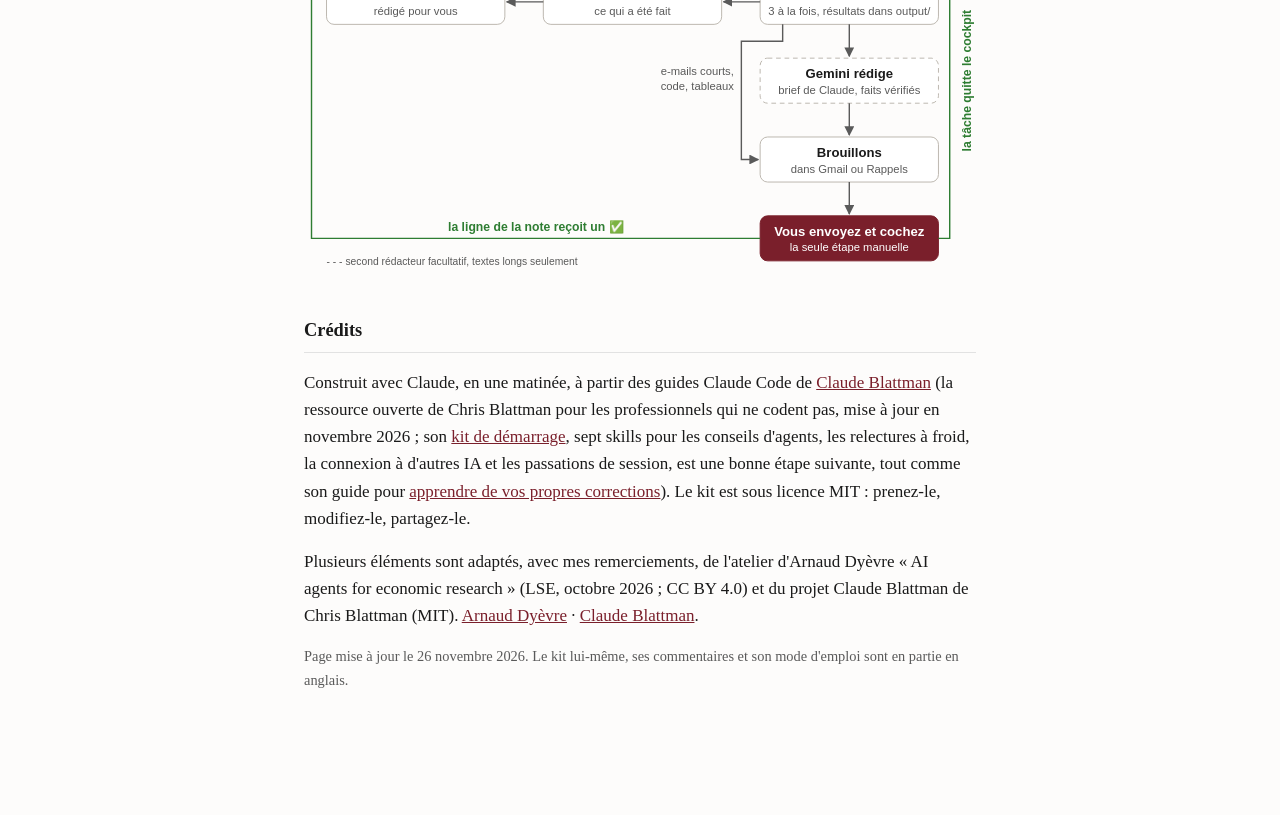
<file: setup-fr.html>
<!DOCTYPE html>
<html lang="fr">
<head>
<meta charset="UTF-8">
<meta name="viewport" content="width=device-width, initial-scale=1.0">
<title>La recherche avec Claude · Adrien Joly</title>
<meta name="description" content="Des agents de recherche avec Claude Code : revues de littérature, analyse de politiques publiques à partir de sources publiques, agents relecteurs indépendants, Claude in Chrome, agenda et messagerie, et comment tout installer.">
<link rel="icon" href="assets/favicon.svg" type="image/svg+xml">
<link rel="stylesheet" href="assets/style.css">
<style>
.lead{font-size:1.1rem;color:var(--muted);margin:0 0 1.5rem}
.flow{display:flex;flex-wrap:wrap;gap:8px;align-items:center;margin:14px 0;font-family:-apple-system,BlinkMacSystemFont,"Segoe UI",Helvetica,Arial,sans-serif;font-size:.9rem}.flow span{background:#fff;border:1px solid var(--line);border-radius:999px;padding:5px 12px}.flow i{color:var(--muted);font-style:normal}
.step{display:grid;grid-template-columns:40px 1fr;gap:14px;margin:18px 0}.n{width:34px;height:34px;border-radius:50%;background:var(--accent);color:#fff;font:600 15px ui-monospace,monospace;display:flex;align-items:center;justify-content:center;margin-top:4px}
.step h3{margin:0 0 .4rem;font-size:1.05rem}
pre,code{font:14px/1.5 ui-monospace,SFMono-Regular,Menlo,monospace}pre{background:#f3f1ec;border:1px solid var(--line);border-radius:6px;padding:12px 14px;overflow:auto;white-space:pre-wrap;word-break:break-word}code{background:#f3f1ec;padding:1px 4px;border-radius:4px}
table{border-collapse:collapse;width:100%;margin:12px 0;font-size:.95rem}td,th{text-align:left;padding:7px 8px;border-bottom:1px solid var(--line);vertical-align:top}th{font-weight:600}
button{font:500 15px -apple-system,BlinkMacSystemFont,"Segoe UI",Helvetica,Arial,sans-serif;background:var(--accent);color:#fff;border:0;border-radius:6px;padding:9px 14px;cursor:pointer}button:hover{filter:brightness(1.1)}
.btns{display:flex;flex-wrap:wrap;gap:8px;margin:.4rem 0}.export p{margin:.4rem 0}.words{padding-left:1.3rem}.words li{margin:.35rem 0}#schema{margin:14px 0}
.small{font-size:.9rem;color:var(--muted)}.box{border:1px solid var(--line);border-radius:8px;padding:14px 18px;background:#fff;margin:14px 0}
.cards{display:grid;grid-template-columns:repeat(auto-fit,minmax(210px,1fr));gap:12px;margin:14px 0 6px}.card{background:#fff;border:1px solid var(--line);border-left:4px solid var(--accent);border-radius:6px;padding:10px 12px}.card h3{margin:0 0 .35rem;font-size:1rem}.card h3 a{color:inherit}.card p{margin:0;font-size:.93rem}.flow span{max-width:250px}
</style>
</head>
<body>
<div class="wrap">

  <header class="site">
    <a class="name" href="index.html">Adrien Joly</a>
    <nav class="site">
      <a href="index.html">Home</a>
      <a href="cv.html">CV</a>
      <a href="research.html">Research</a>
      <a href="https://ajoly35.github.io/gen-ai-living-review/">AI tracker</a>
      <a href="writing.html">Writing</a>
      <a href="talks.html">Talks</a>
      <a href="setup.html" aria-current="page">Research with Claude</a>
    </nav>
  </header>

<p class="small"><a href="setup.html" lang="en">English version</a></p>
<h1>La recherche avec Claude</h1>
<p class="lead">Des agents de recherche assurent désormais en arrière-plan une grande partie du travail lent de la recherche, qu'il s'agisse de trouver et lire des articles, rassembler des données publiques, rédiger ou vérifier, pendant que vous décidez de ce qui compte et contrôlez les résultats. L'outil est Claude Code ; cette page partage les compétences, les agents relecteurs et les routines que j'utilise tous les jours, ainsi que la marche à suivre pour les installer en un après-midi. Rien n'est envoyé ni publié sans vous.</p>

<div class="box export"><p><b>Reprendre tout le dispositif</b></p>
<p class="btns"><button data-copy="installer">Copier l'installateur</button><button data-copy="prompt">Copier le prompt d'installation</button><button id="dl-schema">Télécharger le schéma</button></p>
<p class="small" id="ok-top" aria-live="polite">L'installateur se colle dans le Terminal. Le prompt se colle dans Claude Code, qui lit l'installateur et demande votre accord avant de le lancer.</p></div>

<h2>Ce que cela permet</h2>
<div class="cards"><div class="card"><h3><a href="#research-kit">Revues de littérature</a></h3><p>Des agents cherchent dans les références des articles, les articles qui les citent et une recherche approfondie, ainsi que les résultats nuls et les critiques, tiennent un registre unique des preuves et extraient les études causales en vérifiant chaque chiffre dans l'article. Ma revue vivante quotidienne sur l'IA générative et l'emploi tourne sur ce système. <a href="https://ajoly35.github.io/gen-ai-living-review/">Voir la revue vivante</a>.</p></div><div class="card"><h3><a href="#policy">Analyse de politiques publiques</a></h3><p>Des agents lisent les rapports officiels, les statistiques publiques et les évaluations pour chiffrer chaque mesure, exposer les preuves causales et comparer les pays. Des scripts vérifient ensuite chaque chiffre par rapport aux sources et signalent les formulations évaluatives.</p></div><div class="card"><h3><a href="#reviewers">Relecteurs indépendants</a></h3><p>Des agents distincts vérifient le travail à froid sans l'avoir rédigé. Un relecteur de données recalcule chaque chiffre, un relecteur de code cherche les bugs qui modifient les résultats, un vérificateur de citations ouvre chaque source et des rapporteurs simulés lisent le brouillon.</p></div><div class="card"><h3><a href="#chrome">Sources par le navigateur</a></h3><p>Claude in Chrome utilise vos accès bibliothèque pour télécharger, nommer et classer les articles et tableaux qu'un script ne peut pas atteindre, ainsi que d'autres étapes courantes dans le navigateur qui ne demandent aucun jugement. Il ne paie jamais, ne s'inscrit à rien et n'accepte aucune condition d'utilisation.</p></div><div class="card"><h3><a href="#day">Une journée planifiée</a></h3><p>Claude planifie vos priorités dans son propre agenda avec des pauses et une couleur par priorité, et lit une boîte mail dédiée pour déposer ses réponses en brouillon. Vous faites tourner plusieurs sessions côte à côte, une par projet.</p></div><div class="card"><h3><a href="#buy">Un second rédacteur</a></h3><p>Pour les textes longs signés de votre nom, Claude prépare un brief contenant chaque fait et chaque source, Gemini de Google rédige le texte, et Claude vérifie chaque chiffre par rapport au brief. Cette étape est facultative et coûte environ 3 centimes de dollar américain par appel.</p></div><div class="card"><h3><a href="#shared-context">Contexte partagé</a></h3><p>Votre co-auteur ouvre le dépôt partagé et son Claude démarre avec votre contexte : un court résumé par chantier, avec les échanges Slack résumés en tête. <code>/shared-context</code> le met à jour après chaque session, avec votre accord.</p></div></div>
<h2 id="buy">Ce qu'il faut acheter</h2>
<p>Commencez avec Claude Pro, qui inclut Claude Code et Claude in Chrome, et passez à Max lorsque vous faites tourner plusieurs sessions en parallèle la majeure partie de la journée et atteignez les limites. L'API de Gemini est facultative, prépayée, et ne sert que pour le second rédacteur. Claude Code et les conversations classiques partagent un même quota d'utilisation.</p>
<table>
<tr><th>Offre</th><th>Prix (US, vérifié le 26 novembre 2026)</th><th>Ce que vous obtenez</th></tr>
<tr><td>Claude Pro (pour commencer)</td><td>20 $ par mois, ou 17 $ par mois en annuel (200 $)</td><td>Claude Code, Claude in Chrome, les connecteurs ; le quota d'utilisation de base</td></tr>
<tr><td>Claude Max</td><td>100 $ par mois</td><td>5 fois le quota Pro ; pour plusieurs sessions en parallèle la majeure partie de la journée</td></tr>
<tr><td>Claude Ultra</td><td>200 $ par mois</td><td>10 fois le quota Pro chaque semaine ; pour un usage intensif toute la journée</td></tr>
<tr><td>API Gemini (facultatif)</td><td>à l'usage, prépayé ; environ 0,03 $ par appel, plafonné à 3 $ par jour par l'outil</td><td>le second rédacteur seulement</td></tr>
</table>
<p class="small">Offres : <a href="https://claude.com/pricing">claude.com/pricing</a>. Claude in Chrome : <a href="https://chromewebstore.google.com/detail/claude/fcoeoabgfenejglbffodgkkbkcdhcgfn">Chrome Web Store</a> (Google Chrome uniquement, toute offre payante). Clé Gemini : <a href="https://aistudio.google.com/apikey">Google AI Studio</a>. Les prix changent : vérifiez ces pages avant d'acheter.</p>
<h2 id="start">Commencer : Claude Code dans le terminal</h2>
<p>Ouvrez le Terminal (Applications &gt; Utilitaires), collez ces deux lignes et connectez-vous avec votre compte Claude quand il le demande :</p>
<pre>curl -fsSL https://claude.ai/install.sh | bash
claude        # connectez-vous une fois, puis posez-lui une question pour vérifier qu'il répond</pre>
<p>Installez ensuite le kit de recherche ci-dessous.</p>
<p class="small">Si vous débutez avec le terminal, le point de départ le plus clair pour les non-développeurs est le guide <a href="https://claudeblattman.com/starter-kit/newcomers/">Your first session</a> de Chris Blattman, suivi de son <a href="https://claudeblattman.com/">liste des essentiels</a> (actualisé en novembre 2026).</p>
<h2 id="research-kit">Le kit de recherche</h2>
<p>Un seul copier-coller installe 31 skills, 15 agents et trois petits scripts dans Claude Code, en ignorant tout ce que vous avez déjà pour ne jamais écraser vos propres versions. Tout est en texte brut, vous pouvez donc tout lire avant d'installer.</p>
<table>
<tr><th>Groupe</th><th>Élément</th><th>Ce qu'il fait</th></tr>
<tr><td>Littérature et articles</td><td><code>lit-review</code></td><td>revue courte et vérifiée des études causales, en neuf phases avec validations et un registre unique des preuves</td></tr>
<tr><td></td><td><code>lit-review-verify</code></td><td>vérifie que chaque citation soutient sa phrase</td></tr>
<tr><td></td><td><code>lit-review-digest</code></td><td>une demi-page par article cité, pour votre propre lecture</td></tr>
<tr><td></td><td><code>pdf-chunker</code></td><td>lit les longs PDF par tranches, avec les numéros de page</td></tr>
<tr><td></td><td><code>ingest-paper</code></td><td>classe un PDF, le lit en entier, rédige une note de pertinence, met à jour les catalogues du projet et transversal</td></tr>
<tr><td></td><td><code>fetch-sources</code></td><td>télécharge articles et tableaux via Claude in Chrome avec vos propres accès</td></tr>
<tr><td></td><td><code>compile-paper</code></td><td>compile le LaTeX en local et diagnostique les erreurs, sans toucher au texte</td></tr>
<tr><td></td><td><code>overleaf</code></td><td>synchronise une copie locale d'un projet Overleaf par Git, et ne pousse qu'avec votre accord</td></tr>
<tr><td></td><td><code>beamer-to-html</code></td><td>transforme une présentation Beamer en page HTML défilante</td></tr>
<tr><td>Analyse de politiques publiques</td><td><code>policy-analysis</code></td><td>fiches neutres et sourcées sur un programme ou une réforme, avec contrôle des chiffres et des formulations</td></tr>
<tr><td></td><td><code>bulk-classify</code></td><td>code de nombreux éléments (entretiens, résumés) avec un prompt figé via <code>claude -p</code>, après un test</td></tr>
<tr><td></td><td><code>label-review</code></td><td>page hors ligne où vous annotez d'abord, puis voyez l'étiquette du modèle ; export CSV</td></tr>
<tr><td>Relecteurs et conseils</td><td><code>data-reviewer</code>, <code>code-reviewer</code>, <code>citation-checker</code></td><td>agents indépendants qui revérifient chiffres, code et sources</td></tr>
<tr><td></td><td><code>simulate-referee</code></td><td>un éditeur et deux rapporteurs lisent le brouillon</td></tr>
<tr><td></td><td><code>council</code> + 12 persona agents</td><td>critiques en parallèle, seconde passe contradictoire, modèle externe en option, nouvelle synthèse</td></tr>
<tr><td>Sessions et contexte partagé</td><td><code>start-session</code>, <code>update-log</code>, <code>close-session</code>, <code>project-status</code></td><td>un historique partagé (<code>PROJECT_HISTORY.md</code>) que tout agent ou co-auteur peut reprendre ; commits seulement avec votre accord</td></tr>
<tr><td></td><td><code>shared-context</code>, <code>load-shared-context</code></td><td>résume vos sessions sur un projet partagé dans un fichier SHARED_CONTEXT.md du dossier commun ; l'agent de votre co-auteur le charge au début de chaque session</td></tr>
<tr><td></td><td><code>team-context</code> (+ <code>scripts/slack-post</code>)</td><td>contexte commun avec l'équipe : résumé de fin de session et récapitulatif du vendredi publiés dans le canal Slack du projet, via des webhooks gardés dans le trousseau macOS</td></tr>
<tr><td></td><td><code>templates/</code></td><td><code>PROJECT_HISTORY.md</code>, <code>AGENTS.md</code>, une boîte <code>document_dump/</code> avec archivage contrôlé par somme de contrôle</td></tr>
<tr><td>Au quotidien</td><td><code>cockpit</code> (+ <code>scripts/cockpit</code>)</td><td>un seul terminal : agenda du jour, nouveaux mails, brouillons en attente, projets actifs, liste d'actions numérotée avec une note de contexte par action</td></tr>
<tr><td></td><td><code>plan-day</code></td><td>organise une journée dans un agenda Google « Claude plan », avec pauses et couleurs</td></tr>
<tr><td></td><td><code>pre-meeting-brief</code>, <code>post-meeting</code></td><td>note d'une page avant ; compte rendu, entrée d'historique et brouillons de suivi après (transcriptions Wispr Flow)</td></tr>
<tr><td></td><td><code>weekly-review</code></td><td>met à jour le tableau de bord partagé d'un projet après la réunion hebdomadaire</td></tr>
<tr><td></td><td><code>recall</code></td><td>cherche dans vos sessions Claude Code passées, en local</td></tr>
<tr><td></td><td><code>tips</code></td><td>note les astuces de workflow par cinq critiques avant de les adopter</td></tr>
<tr><td>Écriture</td><td><code>ask-gemini</code> (+ <code>scripts/gemini-ask</code>)</td><td>un second avis rapide de Gemini, dans le même plafond quotidien que <code>gemini-write</code></td></tr>
<tr><td></td><td><code>learn-from-edits</code></td><td>compare les brouillons aux mails envoyés et propose des règles de style, appliquées avec votre accord</td></tr>
<tr><td></td><td><code>voice-pack</code></td><td>constitue un corpus de vos vrais écrits par type et propose des règles de style</td></tr>
<tr><td>Règles</td><td><code>rules/model-effort.md</code></td><td>quel modèle et quel effort pour quelle tâche</td></tr>
</table>
<p><button id="copy-rk">Copier le kit de recherche</button> &nbsp; <a href="assets/research-kit-installer.zsh" download>ou le télécharger (.zsh, 217 Ko)</a> <span id="ok-rk" class="small"></span></p>
<p class="small">Collez-le dans le Terminal et appuyez sur Entrée (ou <code>pbpaste | zsh</code>). Il écrit le kit dans <code>~/research-kit</code> et copie les éléments dans <code>~/.claude/skills</code>, <code>~/.claude/agents</code> et <code>~/.local/bin</code>. Pour les outils PDF : <code>brew install poppler</code>.</p>
<h3 id="coding">Coder à grande échelle</h3>
<p>Après un test rapide sur 3 éléments, <code>/bulk-classify</code> code de grands volumes (entretiens, résumés, offres d'emploi) avec un prompt figé et des étiquettes fixes via <code>claude -p</code> sur votre abonnement. <code>/label-review</code> génère ensuite une page hors ligne où vous annotez chaque élément avant de voir le choix du modèle, avec un export CSV.</p>
<h2 id="policy">L'analyse de politiques publiques, étape par étape</h2>
<p>J'ai construit cette chaîne de travail pour examiner tout un ensemble de propositions de politiques publiques mesure par mesure pour un think tank. Les mêmes étapes fonctionnent pour n'importe quel programme, réforme ou rapport public : lancement, agents de recherche par lot de mesures, une fiche neutre par mesure, vérifications et publication. L'exemple ci-dessous porte sur une question sans propriétaire politique.</p>
<div class="flow"><span>Lancement : question, mesures, sources, règle de neutralité</span> <i>→</i> <span>Agents de recherche, un par lot de mesures</span> <i>→</i> <span>Registre des preuves : chaque chiffre avec sa source</span> <i>→</i> <span>Une fiche par mesure</span> <i>→</i> <span>Contrôles : chiffres, formulations, citations</span> <i>→</i> <span>Document ou site</span></div>
<p><b><a href="demo/four-day-school-week.html">Exemple (en anglais) : la semaine de quatre jours à l'école, ce que disent les études</a></b>. La page de démonstration a été produite avec cette chaîne de travail en une seule session et vérifiée par rapport aux sources. Il s'agit toutefois d'une illustration de la méthode, pas d'une revue complète de la littérature.</p>
<h2 id="reviewers">Des agents relecteurs indépendants</h2>
<p>Comme un modèle qui vérifie son propre travail a tendance à le confirmer, chaque contrôle est confié à un agent distinct qui ne voit que le travail et les sources, pas la conversation qui les a produits. Vous en appelez un en langage courant, par exemple « fais vérifier le tableau 2 par le relecteur de données ». Ils rendent leur rapport et ne modifient jamais vos fichiers.</p>
<table>
<tr><th>Relecteur</th><th>Demande</th><th>Vérifie</th></tr>
<tr><td><code>data-reviewer</code></td><td>« fais vérifier le tableau 2 par le data-reviewer »</td><td>échantillons, fusions, unités, pondérations ; recalcule chaque chiffre</td></tr>
<tr><td><code>code-reviewer</code></td><td>« lance le code-reviewer sur analysis/ »</td><td>jointures, filtres, valeurs manquantes, clusters, graines, chemins</td></tr>
<tr><td><code>citation-checker</code></td><td>« citation-checker sur draft/review.tex »</td><td>chaque phrase face à la page du PDF ou au tableau ; rétractations</td></tr>
<tr><td><code>simulate-referee</code></td><td><code>/simulate-referee</code></td><td>un éditeur et deux rapporteurs, commentaires majeurs et mineurs, une décision</td></tr>
</table>
<p><code>/council</code> lance jusqu'à cinq agents critiques en parallèle, avec Gemini en option comme modèle externe, suivis d'une seconde passe contradictoire qui attaque le consensus, puis d'une nouvelle synthèse. Si un modèle est indisponible, l'outil vous le signale au lieu de le remplacer silencieusement.</p>
<h2 id="sessions">Contexte partagé et sessions</h2>
<p>Pour partager le contexte d'un projet avec un co-auteur ou un second agent, chaque dossier conserve un <code>README</code>, un court fichier <code>CLAUDE.md</code> ou <code>AGENTS.md</code>, et un <code>PROJECT_HISTORY.md</code>. <code>/start-session</code> les lit ainsi que l'état git, <code>/update-log</code> enregistre un point d'étape, et <code>/close-session</code> met à jour l'historique puis soumet un commit local à votre validation. Enfin, <code>/remote-control</code> vous permet de poursuivre la même session depuis l'application mobile Claude.</p>
<h2 id="shared-context">Le contexte partagé avec vos co-auteurs</h2>
<p>Le but : qu'un co-auteur, et chaque agent qu'il lance, commence une session de travail au même point que vous, sans lire vos notes ni demander ce qui a changé. Un dépôt GitHub privé contient le code, le brouillon et un court fichier, <code>SHARED_CONTEXT.md</code> ; le <code>CLAUDE.md</code> du dépôt l'importe, donc son Claude Code le charge tout seul. L'historique des commits montre ce qui a changé, et le canal Slack du projet affiche chaque envoi.</p>
<ol class="words">
<li><b>Faire du dossier partagé un dépôt privé</b> (sans les données) : demandez <code>/shared-context setup</code>. Claude écrit <code>.gitignore</code>, <code>CLAUDE.md</code> (un titre, <code>@SHARED_CONTEXT.md</code>, où sont les données), <code>QUESTIONS.md</code>, vérifie l'absence de secrets et de gros fichiers, puis crée le dépôt avec votre accord.</li>
<li><b>Ajoutez votre co-auteur</b> comme collaborateur sur GitHub. Il clone le dépôt et lance Claude Code dedans : rien d'autre à configurer.</li>
<li><b>Reliez Slack :</b> dans le canal du projet, installez l'application GitHub et tapez <code>/github subscribe owner/repo commits</code>.</li>
<li><b>Après chaque session :</b> <code>/shared-context update</code> résume vos sessions, les échanges Slack et les questions de <code>QUESTIONS.md</code> dans le fichier de contexte, vérifie la confidentialité ligne par ligne, vous montre le changement, puis fait le commit et l'envoi avec votre accord.</li>
</ol>
<pre># SHARED_CONTEXT.md, tout le format
## Échanges Slack et commentaires    (résumé, jamais les fils en entier)
## Estimations                       (où on en est, chiffres clés avec leur fichier)
## Données
## Brouillon
## Questions ouvertes pour Xavier</pre>
<p class="small">Sans dépôt, le même fichier peut vivre dans un dossier Dropbox partagé ; l'agent de votre co-auteur le charge avec <code>/load-shared-context</code>. Les deux skills sont dans le kit de recherche.</p>
<h2 id="chrome">Claude in Chrome : les sources et le travail courant dans le navigateur</h2>
<p>L'extension fonctionne dans votre propre navigateur Chrome, connecté à vos comptes, de sorte qu'elle accède à ce à quoi vous avez accès et à rien de plus. Je l'utilise pour télécharger les articles de la liste de lecture d'une revue, exporter des tableaux statistiques et remplir des formulaires courants. Elle s'arrête et vous passe la main dès qu'il faut un mot de passe, un paiement, un CAPTCHA ou l'acceptation de nouvelles conditions.</p>
<p class="small">Installez-la depuis le <a href="https://chromewebstore.google.com/detail/claude/fcoeoabgfenejglbffodgkkbkcdhcgfn">Chrome Web Store</a> et connectez-vous avec le même compte Claude. Dans Claude Code, la skill <code>fetch-sources</code> s'en sert.</p>
<h3 id="textbook-watch">Exemple : une veille automatisée pour un manuel</h3>
<p>Comme deuxième exemple, conçu pour l'équipe d'un manuel, nous tenons un site automatisé actualisant le chapitre 6 d'un manuel d'économie pour sa prochaine édition. Chaque mois, il recense les nouvelles parutions de la littérature économique (documents de travail NBER, CEPR et IZA), des rapports publics et des comparaisons internationales, dont le top 5 des revues d'économie et les revues de synthèse (Journal of Economic Literature, Journal of Economic Perspectives, Annual Review of Economics), en suggérant un usage (43 à ce jour). Les sommaires sont suivis automatiquement et Claude in Chrome télécharge les textes intégraux un par un via un compte de bibliothèque institutionnel selon ses conditions, en signalant les suggestions fondées sur le seul résumé. <a href="https://politiques-eco-epreuve-des-faits.github.io/chapitre-6/#publications">Voir la veille du chapitre 6</a>.</p>
<h2 id="connectors">Les connecteurs</h2>
<p>Des connecteurs relient Claude Code aux services que j'utilise déjà, dont la messagerie, l'agenda, Drive, Slack, des agents vocaux et mes notes de réunion, en ne donnant à chacun que l'accès nécessaire au travail. Vous connectez chaque service une seule fois sur claude.ai dans Settings > Connectors, et Claude Code, connecté au même compte, le voit. Claude lit librement, écrit uniquement dans son propre espace comme les brouillons de mails et un seul agenda, et n'envoie, ne publie, ne pousse ni ne partage rien sans mon accord.</p>
<svg id="conn-svg" xmlns="http://www.w3.org/2000/svg" viewBox="0 0 716 470" role="img" aria-labelledby="conn-t conn-d" font-family="-apple-system,BlinkMacSystemFont,'Segoe UI',Helvetica,Arial,sans-serif" style="width:100%;height:auto;display:block"><title id="conn-t">Les connecteurs autour de Claude Code</title><desc id="conn-d">Claude Code au centre, relié à Gmail, Google Calendar, Google Drive, Docs, Sheets et Slides, Slack, Wispr Flow, ElevenLabs, Claude in Chrome, GitHub, Overleaf, l'API Gemini, Claude Docs et des sources publiques. Chaque lien indique ce que Claude peut faire : lire, écrire dans son propre espace, ou agir seulement après votre accord.</desc><path d="M224 48.0C241.0 48.0 241.0 218.0 258.0 218.0" fill="none" stroke="#9a6700" stroke-width="1.6" opacity=".85"/><rect x="10" y="24" width="214" height="48" rx="8" fill="#ffffff" stroke="#b9b4ab"/><rect x="10" y="24" width="5" height="48" rx="2" fill="#9a6700"/><text x="119.0" y="44" text-anchor="middle" font-size="13.5" font-weight="600" fill="#1a1a1a">Gmail</text><text x="119.0" y="61" text-anchor="middle" font-size="11.5" fill="#5a5a5a">lit, fait des brouillons, n'envoie rien</text><path d="M224 110.0C241.0 110.0 241.0 218.0 258.0 218.0" fill="none" stroke="#9a6700" stroke-width="1.6" opacity=".85"/><rect x="10" y="86" width="214" height="48" rx="8" fill="#ffffff" stroke="#b9b4ab"/><rect x="10" y="86" width="5" height="48" rx="2" fill="#9a6700"/><text x="119.0" y="106" text-anchor="middle" font-size="13.5" font-weight="600" fill="#1a1a1a">Google Calendar</text><text x="119.0" y="123" text-anchor="middle" font-size="11.5" fill="#5a5a5a">son propre agenda « Claude plan »</text><path d="M224 172.0C241.0 172.0 241.0 218.0 258.0 218.0" fill="none" stroke="#2e7d32" stroke-width="1.6" opacity=".85"/><rect x="10" y="148" width="214" height="48" rx="8" fill="#ffffff" stroke="#b9b4ab"/><rect x="10" y="148" width="5" height="48" rx="2" fill="#2e7d32"/><text x="119.0" y="168" text-anchor="middle" font-size="13.5" font-weight="600" fill="#1a1a1a">Drive · Docs · Sheets · Slides</text><text x="119.0" y="185" text-anchor="middle" font-size="11.5" fill="#5a5a5a">lit ; modifie un fichier sur demande</text><path d="M224 234.0C241.0 234.0 241.0 218.0 258.0 218.0" fill="none" stroke="#7a1f2b" stroke-width="1.6" opacity=".85"/><rect x="10" y="210" width="214" height="48" rx="8" fill="#ffffff" stroke="#b9b4ab"/><rect x="10" y="210" width="5" height="48" rx="2" fill="#7a1f2b"/><text x="119.0" y="230" text-anchor="middle" font-size="13.5" font-weight="600" fill="#1a1a1a">Slack</text><text x="119.0" y="247" text-anchor="middle" font-size="11.5" fill="#5a5a5a">lit ; publie après votre accord</text><path d="M224 296.0C241.0 296.0 241.0 218.0 258.0 218.0" fill="none" stroke="#2e7d32" stroke-width="1.6" opacity=".85"/><rect x="10" y="272" width="214" height="48" rx="8" fill="#ffffff" stroke="#b9b4ab"/><rect x="10" y="272" width="5" height="48" rx="2" fill="#2e7d32"/><text x="119.0" y="292" text-anchor="middle" font-size="13.5" font-weight="600" fill="#1a1a1a">Wispr Flow</text><text x="119.0" y="309" text-anchor="middle" font-size="11.5" fill="#5a5a5a">transcriptions de réunion, via MCP</text><path d="M224 358.0C241.0 358.0 241.0 218.0 258.0 218.0" fill="none" stroke="#9a6700" stroke-width="1.6" opacity=".85"/><rect x="10" y="334" width="214" height="48" rx="8" fill="#ffffff" stroke="#b9b4ab"/><rect x="10" y="334" width="5" height="48" rx="2" fill="#9a6700"/><text x="119.0" y="354" text-anchor="middle" font-size="13.5" font-weight="600" fill="#1a1a1a">ElevenLabs</text><text x="119.0" y="371" text-anchor="middle" font-size="11.5" fill="#5a5a5a">agents vocaux pour entretiens</text><path d="M492 48.0C475.0 48.0 475.0 218.0 458.0 218.0" fill="none" stroke="#9a6700" stroke-width="1.6" opacity=".85"/><rect x="492" y="24" width="214" height="48" rx="8" fill="#ffffff" stroke="#b9b4ab"/><rect x="492" y="24" width="5" height="48" rx="2" fill="#9a6700"/><text x="601.0" y="44" text-anchor="middle" font-size="13.5" font-weight="600" fill="#1a1a1a">Claude in Chrome</text><text x="601.0" y="61" text-anchor="middle" font-size="11.5" fill="#5a5a5a">votre navigateur, vos accès</text><path d="M492 110.0C475.0 110.0 475.0 218.0 458.0 218.0" fill="none" stroke="#7a1f2b" stroke-width="1.6" opacity=".85"/><rect x="492" y="86" width="214" height="48" rx="8" fill="#ffffff" stroke="#b9b4ab"/><rect x="492" y="86" width="5" height="48" rx="2" fill="#7a1f2b"/><text x="601.0" y="106" text-anchor="middle" font-size="13.5" font-weight="600" fill="#1a1a1a">GitHub (gh)</text><text x="601.0" y="123" text-anchor="middle" font-size="11.5" fill="#5a5a5a">commit et push après votre accord</text><path d="M492 172.0C475.0 172.0 475.0 218.0 458.0 218.0" fill="none" stroke="#7a1f2b" stroke-width="1.6" opacity=".85"/><rect x="492" y="148" width="214" height="48" rx="8" fill="#ffffff" stroke="#b9b4ab"/><rect x="492" y="148" width="5" height="48" rx="2" fill="#7a1f2b"/><text x="601.0" y="168" text-anchor="middle" font-size="13.5" font-weight="600" fill="#1a1a1a">Overleaf (Git)</text><text x="601.0" y="185" text-anchor="middle" font-size="11.5" fill="#5a5a5a">synchronise le LaTeX après accord</text><path d="M492 234.0C475.0 234.0 475.0 218.0 458.0 218.0" fill="none" stroke="#9a6700" stroke-width="1.6" opacity=".85"/><rect x="492" y="210" width="214" height="48" rx="8" fill="#ffffff" stroke="#b9b4ab"/><rect x="492" y="210" width="5" height="48" rx="2" fill="#9a6700"/><text x="601.0" y="230" text-anchor="middle" font-size="13.5" font-weight="600" fill="#1a1a1a">API Gemini</text><text x="601.0" y="247" text-anchor="middle" font-size="11.5" fill="#5a5a5a">second rédacteur, 3 $ par jour max</text><path d="M492 296.0C475.0 296.0 475.0 218.0 458.0 218.0" fill="none" stroke="#9a6700" stroke-width="1.6" opacity=".85"/><rect x="492" y="272" width="214" height="48" rx="8" fill="#ffffff" stroke="#b9b4ab"/><rect x="492" y="272" width="5" height="48" rx="2" fill="#9a6700"/><text x="601.0" y="292" text-anchor="middle" font-size="13.5" font-weight="600" fill="#1a1a1a">Claude Docs · artifacts</text><text x="601.0" y="309" text-anchor="middle" font-size="11.5" fill="#5a5a5a">revue vivante, pages partagées</text><path d="M492 358.0C475.0 358.0 475.0 218.0 458.0 218.0" fill="none" stroke="#2e7d32" stroke-width="1.6" opacity=".85"/><rect x="492" y="334" width="214" height="48" rx="8" fill="#ffffff" stroke="#b9b4ab"/><rect x="492" y="334" width="5" height="48" rx="2" fill="#2e7d32"/><text x="601.0" y="354" text-anchor="middle" font-size="13.5" font-weight="600" fill="#1a1a1a">Sources publiques</text><text x="601.0" y="371" text-anchor="middle" font-size="11.5" fill="#5a5a5a">articles, statistiques, rapports</text><rect x="258.0" y="186" width="200" height="64" rx="10" fill="#7a1f2b"/><text x="358.0" y="214" text-anchor="middle" font-size="16" font-weight="600" fill="#fff">Claude Code</text><text x="358.0" y="233" text-anchor="middle" font-size="11.5" fill="#fff">dans la sandbox, un dossier de projet</text><rect x="24" y="447" width="18" height="4" fill="#2e7d32"/><text x="48" y="453" font-size="11.5" fill="#5a5a5a">lit</text><rect x="82.6" y="447" width="18" height="4" fill="#9a6700"/><text x="106.6" y="453" font-size="11.5" fill="#5a5a5a">écrit dans son propre espace</text><rect x="296.2" y="447" width="18" height="4" fill="#7a1f2b"/><text x="320.2" y="453" font-size="11.5" fill="#5a5a5a">agit seulement après votre accord</text></svg>
<p class="small">Les miens : Gmail et Google Calendar sur un compte dédié, Drive, Docs, Sheets et Slides, Slack, Wispr Flow et ElevenLabs, tous connectés sur claude.ai ; GitHub et Overleaf par Git sur le Mac ; Gemini par son API.</p>
<h2 id="day">Ma journée</h2>
<p>La veille au soir, je donne à Claude mes priorités du lendemain avec leur durée et il remplit un agenda appelé « Claude plan » avec des créneaux, des pauses et des couleurs, que je corrige dans la conversation. Pendant la journée, je garde environ neuf sessions Claude Code ouvertes, une par projet, avec le travail sur un écran et mes projets personnels sur l'autre, en passant de l'une à l'autre selon ce qu'indique l'agenda. Mes mails professionnels sont transférés vers un compte Gmail dédié où, toutes les dix minutes les jours ouvrés, un script trie les nouveaux messages par projet dans un récapitulatif que lit mon cockpit. Je relis, corrige et envoie les brouillons moi-même. Claude ne peut pas envoyer de mails car les outils d'envoi sont désactivés.</p>
<p>Wispr Flow enregistre et transcrit mes réunions ainsi que mes dictées, puis Claude Code lit la transcription via son connecteur MCP et l'associe à l'événement Google Calendar. Il transforme les décisions en brouillons Gmail, brouillons Slack et tâches dans le bon projet, que je vérifie et envoie moi-même.</p>
<div class="flow"><span>Réunion</span> <i>→</i> <span>Transcription Wispr Flow</span> <i>→</i> <span>Claude Code, via MCP</span> <i>→</i> <span>associée à l'événement de l'agenda</span> <i>→</i> <span>brouillons Gmail et Slack, tâches</span></div>
<h3 id="cockpit">Mon cockpit</h3>
<p>Ma commande <code>cockpit</code> ouvre une unique session Claude Code pour la journée : elle lit l'agenda du jour, les nouveaux messages, les brouillons en attente et l'état des projets actifs pour afficher une liste d'actions numérotée (verbe, entrée, sortie). Pour chaque action, elle rédige une note de contexte dans le dossier du projet (fil d'e-mails, fichiers à lire, définition de « terminé »), remplaçant ainsi les sessions sans contexte ouvertes automatiquement depuis ma boîte mail. Taper <code>go 3</code> lance l'action 3, et <code>plan</code> inscrit la journée dans l'agenda.</p>
<h2 id="voice">Apprendre votre style</h2>
<p>Lorsque vous retouchez un brouillon avant envoi, <code>/learn-from-edits</code> le compare à la version envoyée et propose des ajustements à vos règles d'écriture, appliqués uniquement après votre accord. <code>/voice-pack</code> constitue le corpus d'exemples réels dont découlent ces règles, et <code>/recall</code> cherche dans vos sessions passées.</p>
<h2 id="workflow">Le kit de travail : planifier, déléguer, relire, envoyer</h2>
<p>Claude fait le travail de routine en arrière-plan. Vous décidez de ce qui compte, vérifiez ce qu'il a produit et envoyez tout vous-même. Cela prend dix minutes le dimanche et quelques minutes chaque matin et chaque soir.</p>
<ol class="words">
<li><b>Planifier (dimanche, 10 minutes).</b> Donnez à Claude vos priorités de la semaine, chacune avec un nombre d'heures. Un petit script les place en créneaux dans un agenda séparé, autour des parties fixes de votre semaine (sport, trajets, déjeuner, un créneau quotidien pour les demandes imprévues), et liste les heures qui ne tiennent pas, pour couper ou réordonner avant que la semaine commence. Avec le connecteur Google Calendar, vous pouvez aussi planifier une seule journée, par exemple la veille au soir : listez vos priorités avec leur durée et Claude les dispose dans l'agenda « Claude plan » avec des pauses et une couleur par priorité. Il vous indique quelles durées il a estimées.</li>
<li><b>Déléguer (à tout moment).</b> Notez les tâches à confier à Claude dans une seule note, une ligne chacune : un verbe, l'entrée, le résultat attendu. Vos tâches personnelles restent dans vos propres listes, que Claude ne lit jamais. Le matin, une commande trie la note et lance des sessions Claude en arrière-plan, chacune dans le bon dossier de projet.</li>
<li><b>Relire (en fin de journée).</b> Chaque tâche terminée laisse son résultat dans le dossier <code>output/</code> du projet, avec une courte note sur ce qu'il faut vérifier. Les messages arrivent sous forme de brouillons. Avec un second rédacteur, Gemini rédige les textes longs (e-mails longs, notes, sections d'articles, pages web) à partir d'un brief préparé par Claude, puis Claude vérifie chaque fait par rapport au brief. Les e-mails courts, le code et les tableaux restent à la charge de Claude.</li>
<li><b>Envoyer (vous).</b> Vous corrigez un brouillon, l'envoyez vous-même et le cochez. La tâche se clôt toute seule.</li>
</ol>
<p>Deux garde-fous gardent l'ensemble en ordre. <b>Chaque session travaille dans un seul dossier de projet</b> : une session lancée ailleurs demande le projet avant d'écrire quoi que ce soit, et une session lancée dans un projet ouvre ce dossier dans le Finder. <b>Les modifications dans le projet ne demandent pas d'accord</b> ; tout le reste (commits, suppressions, autres dossiers, Internet au-delà d'une courte liste) demande toujours.</p>

<h2>Le parcours d'une tâche</h2>
<svg id="schema" xmlns="http://www.w3.org/2000/svg" viewBox="0 0 716 734" role="img" aria-labelledby="schema-t schema-d" font-family="-apple-system,BlinkMacSystemFont,'Segoe UI',Helvetica,Arial,sans-serif" style="width:100%;height:auto;display:block"><title id="schema-t">Schéma global du dispositif</title><desc id="schema-d">Les priorités, avec leur durée, deviennent des créneaux dans l'agenda Claude plan, qui dit quoi lancer. Une ligne entre dans la note par la dictée, le clavier ou Claude. cc inbox la range dans le Calendrier, les Rappels ou le cockpit. Les sessions font le travail et le consignent. Avec le second rédacteur, facultatif, Gemini rédige les textes longs à partir d'un brief de Claude, qui vérifie les faits ; e-mails courts, code et tableaux sautent cette étape. Les brouillons attendent dans Gmail ou Rappels. Vous envoyez et cochez un message ; la ligne de la note reçoit un ✅ et la tâche quitte le cockpit.</desc><defs><marker id="a" viewBox="0 0 10 10" refX="9" refY="5" markerWidth="7" markerHeight="7" orient="auto"><path d="M0 0L10 5L0 10z" fill="#5a5a5a"/></marker><marker id="g" viewBox="0 0 10 10" refX="9" refY="5" markerWidth="7" markerHeight="7" orient="auto"><path d="M0 0L10 5L0 10z" fill="#2e7d32"/></marker></defs><text x="350" y="13" font-size="11" fill="#5a5a5a" text-anchor="middle" letter-spacing=".06em">PLANIFIER : LE DIMANCHE, OU LA VEILLE AU SOIR</text><rect x="24" y="22" width="190" height="48" rx="8" fill="#ffffff" stroke="#b9b4ab"/><text x="119.0" y="43.0" text-anchor="middle" font-size="14" font-weight="600" fill="#1a1a1a">Vos priorités</text><text x="119.0" y="60.0" text-anchor="middle" font-size="12" fill="#5a5a5a">chacune avec une durée</text><path d="M214 46H253" fill="none" stroke="#5a5a5a" stroke-width="1.5" marker-end="url(#a)"/><rect x="255" y="22" width="190" height="48" rx="8" fill="#ffffff" stroke="#b9b4ab"/><text x="350.0" y="43.0" text-anchor="middle" font-size="14" font-weight="600" fill="#1a1a1a">Claude les dispose</text><text x="350.0" y="60.0" text-anchor="middle" font-size="12" fill="#5a5a5a">heures fixes et pauses comprises</text><path d="M445 46H484" fill="none" stroke="#5a5a5a" stroke-width="1.5" marker-end="url(#a)"/><rect x="486" y="22" width="190" height="48" rx="8" fill="#ffffff" stroke="#b9b4ab"/><text x="581.0" y="43.0" text-anchor="middle" font-size="14" font-weight="600" fill="#1a1a1a">Agenda « Claude plan »</text><text x="581.0" y="60.0" text-anchor="middle" font-size="12" fill="#5a5a5a">une couleur par priorité</text><path d="M581 70V120" fill="none" stroke="#5a5a5a" stroke-width="1.5" marker-end="url(#a)"/><text x="572" y="90" font-size="12" fill="#5a5a5a" text-anchor="end">chaque créneau dit quoi lancer</text><g transform="translate(0 100)"><rect x="24" y="22" width="190" height="36" rx="8" fill="#ffffff" stroke="#b9b4ab"/><text x="119.0" y="45.0" text-anchor="middle" font-size="14" font-weight="600" fill="#1a1a1a">Dicter</text><rect x="255" y="22" width="190" height="36" rx="8" fill="#ffffff" stroke="#b9b4ab"/><text x="350.0" y="45.0" text-anchor="middle" font-size="14" font-weight="600" fill="#1a1a1a">Écrire</text><rect x="486" y="22" width="190" height="36" rx="8" fill="#ffffff" stroke="#b9b4ab"/><text x="581.0" y="45.0" text-anchor="middle" font-size="14" font-weight="600" fill="#1a1a1a">Demander à Claude</text><text x="350" y="13" font-size="11" fill="#5a5a5a" text-anchor="middle" letter-spacing=".06em">AU CHOIX, AUCUN N'EST OBLIGATOIRE</text><path d="M119 58L232 92" fill="none" stroke="#5a5a5a" stroke-width="1.5" marker-end="url(#a)"/><path d="M350 58V92" fill="none" stroke="#5a5a5a" stroke-width="1.5" marker-end="url(#a)"/><path d="M581 58L468 92" fill="none" stroke="#5a5a5a" stroke-width="1.5" marker-end="url(#a)"/><rect x="180" y="94" width="340" height="40" rx="8" fill="#ffffff" stroke="#b9b4ab"/><text x="350.0" y="111.0" text-anchor="middle" font-size="14" font-weight="600" fill="#1a1a1a">App Notes d'Apple</text><text x="350.0" y="128.0" text-anchor="middle" font-size="12" fill="#5a5a5a">une ligne par chose à faire</text><path d="M350 134V160" fill="none" stroke="#5a5a5a" stroke-width="1.5" marker-end="url(#a)"/><rect x="255" y="162" width="190" height="38" rx="8" fill="#ffffff" stroke="#b9b4ab"/><text x="350.0" y="186.0" text-anchor="middle" font-size="14" font-weight="600" fill="#1a1a1a">cc inbox trie chaque ligne</text><path d="M305 200L119 232" fill="none" stroke="#5a5a5a" stroke-width="1.5" marker-end="url(#a)"/><path d="M350 200V232" fill="none" stroke="#5a5a5a" stroke-width="1.5" marker-end="url(#a)"/><path d="M395 200L581 232" fill="none" stroke="#5a5a5a" stroke-width="1.5" marker-end="url(#a)"/><rect x="24" y="234" width="190" height="48" rx="8" fill="#ffffff" stroke="#b9b4ab"/><text x="119.0" y="255.0" text-anchor="middle" font-size="14" font-weight="600" fill="#1a1a1a">Calendrier</text><text x="119.0" y="272.0" text-anchor="middle" font-size="12" fill="#5a5a5a">rendez-vous</text><rect x="255" y="234" width="190" height="48" rx="8" fill="#ffffff" stroke="#b9b4ab"/><text x="350.0" y="255.0" text-anchor="middle" font-size="14" font-weight="600" fill="#1a1a1a">Rappels</text><text x="350.0" y="272.0" text-anchor="middle" font-size="12" fill="#5a5a5a">choses à ne pas oublier</text><rect x="486" y="234" width="190" height="48" rx="8" fill="#ffffff" stroke="#b9b4ab"/><text x="581.0" y="255.0" text-anchor="middle" font-size="14" font-weight="600" fill="#1a1a1a">Cockpit</text><text x="581.0" y="272.0" text-anchor="middle" font-size="12" fill="#5a5a5a">tâches par priorité</text><path d="M581 282V316" fill="none" stroke="#5a5a5a" stroke-width="1.5" marker-end="url(#a)"/><rect x="486" y="318" width="190" height="48" rx="8" fill="#ffffff" stroke="#b9b4ab"/><text x="581.0" y="339.0" text-anchor="middle" font-size="14" font-weight="600" fill="#1a1a1a">Sessions Claude</text><text x="581.0" y="356.0" text-anchor="middle" font-size="12" fill="#5a5a5a">3 à la fois, résultats dans output/</text><path d="M486 342H447" fill="none" stroke="#5a5a5a" stroke-width="1.5" marker-end="url(#a)"/><rect x="255" y="318" width="190" height="48" rx="8" fill="#ffffff" stroke="#b9b4ab"/><text x="350.0" y="339.0" text-anchor="middle" font-size="14" font-weight="600" fill="#1a1a1a">Journal</text><text x="350.0" y="356.0" text-anchor="middle" font-size="12" fill="#5a5a5a">ce qui a été fait</text><path d="M255 342H216" fill="none" stroke="#5a5a5a" stroke-width="1.5" marker-end="url(#a)"/><rect x="24" y="318" width="190" height="48" rx="8" fill="#ffffff" stroke="#b9b4ab"/><text x="119.0" y="339.0" text-anchor="middle" font-size="14" font-weight="600" fill="#1a1a1a">Mémo hebdomadaire</text><text x="119.0" y="356.0" text-anchor="middle" font-size="12" fill="#5a5a5a">rédigé pour vous</text><path d="M581 366V400" fill="none" stroke="#5a5a5a" stroke-width="1.5" marker-end="url(#a)"/><rect x="486" y="402" width="190" height="48" rx="8" fill="#ffffff" stroke="#b9b4ab" stroke-dasharray="5 4"/><text x="581.0" y="423.0" text-anchor="middle" font-size="14" font-weight="600" fill="#1a1a1a">Gemini rédige</text><text x="581.0" y="440.0" text-anchor="middle" font-size="12" fill="#5a5a5a">brief de Claude, faits vérifiés</text><path d="M510 366V384H466V510H484" fill="none" stroke="#5a5a5a" stroke-width="1.5" marker-end="url(#a)"/><text x="458" y="420" font-size="12" fill="#5a5a5a" text-anchor="end">e-mails courts,</text><text x="458" y="436" font-size="12" fill="#5a5a5a" text-anchor="end">code, tableaux</text><path d="M581 450V484" fill="none" stroke="#5a5a5a" stroke-width="1.5" marker-end="url(#a)"/><rect x="486" y="486" width="190" height="48" rx="8" fill="#ffffff" stroke="#b9b4ab"/><text x="581.0" y="507.0" text-anchor="middle" font-size="14" font-weight="600" fill="#1a1a1a">Brouillons</text><text x="581.0" y="524.0" text-anchor="middle" font-size="12" fill="#5a5a5a">dans Gmail ou Rappels</text><path d="M581 534V568" fill="none" stroke="#5a5a5a" stroke-width="1.5" marker-end="url(#a)"/><rect x="486" y="570" width="190" height="48" rx="8" fill="#7a1f2b" stroke="#7a1f2b"/><text x="581.0" y="591.0" text-anchor="middle" font-size="14" font-weight="600" fill="#ffffff">Vous envoyez et cochez</text><text x="581.0" y="608.0" text-anchor="middle" font-size="12" fill="#ffffff">la seule étape manuelle</text><path d="M486 594H8V114H178" fill="none" stroke="#2e7d32" stroke-width="1.5" marker-end="url(#g)"/><path d="M676 594H688V258H678" fill="none" stroke="#2e7d32" stroke-width="1.5" marker-end="url(#g)"/><text x="247" y="586" font-size="13" fill="#2e7d32" text-anchor="middle" font-weight="600">la ligne de la note reçoit un ✅</text><text x="0" y="0" font-size="13" fill="#2e7d32" text-anchor="middle" font-weight="600" transform="translate(711 426) rotate(-90)">la tâche quitte le cockpit</text></g><text x="24" y="722" font-size="11" fill="#5a5a5a">- - -  second rédacteur facultatif, textes longs seulement</text></svg>
<h2>Crédits</h2>
<p>Construit avec Claude, en une matinée, à partir des guides Claude Code de <a href="https://claudeblattman.com">Claude Blattman</a> (la ressource ouverte de Chris Blattman pour les professionnels qui ne codent pas, mise à jour en novembre 2026 ; son <a href="https://github.com/chrisblattman/claudeblattman">kit de démarrage</a>, sept skills pour les conseils d'agents, les relectures à froid, la connexion à d'autres IA et les passations de session, est une bonne étape suivante, tout comme son guide pour <a href="https://claudeblattman.com/how-i-improve-the-work/">apprendre de vos propres corrections</a>). Le kit est sous licence MIT : prenez-le, modifiez-le, partagez-le.</p>
<p>Plusieurs éléments sont adaptés, avec mes remerciements, de l'atelier d'Arnaud Dyèvre « AI agents for economic research » (LSE, octobre 2026 ; CC BY 4.0) et du projet Claude Blattman de Chris Blattman (MIT). <a href="https://github.com/arnauddyevre/ai-agents-economic-research">Arnaud Dyèvre</a> · <a href="https://claudeblattman.com">Claude Blattman</a>.</p>
<p class="small">Page mise à jour le 26 novembre 2026. Le kit lui-même, ses commentaires et son mode d'emploi sont en partie en anglais.</p>

</div>
<script>
const SETUP_PROMPT=`Installe sur ce Mac le kit Claude Code d'Adrien Joly (https://ajoly35.github.io/setup-fr.html).

1. Télécharge https://ajoly35.github.io/assets/claude-kit-installer.zsh, lis-le, et dis-moi en cinq lignes ce qu'il va modifier. Attends mon accord.
2. Lance-le, puis lance : python3 ~/.config/claude-launcher/merge-settings.py
3. Vérifie que tout fonctionne avec cc ls, et que la file d'attente est bien chargée.
4. Guide-moi pour ma première note : un dossier nommé Claude dans Apple Notes, puis une note intitulée « to dos » suivie de la date du jour.
5. Arrête-toi là et dis-moi ce qu'il me reste à faire moi-même, comme les autorisations demandées par macOS.
6. Seulement si je le demande : le kit de recherche (https://ajoly35.github.io/assets/research-kit-installer.zsh). Lis-le et dis-moi ce qu'il ajoute avant de le lancer.
7. Seulement si je les demande : les brouillons Gmail via le connecteur Gmail, et Gemini comme second rédacteur (gemini-write). Ma clé API va dans ~/.zshrc et nulle part ailleurs.

N'envoie, ne publie et ne pousse jamais rien à ma place.`;
const say=t=>{document.getElementById('ok-top').textContent=t};
async function installer(){const r=await fetch('assets/claude-kit-installer.zsh');if(!r.ok)throw 0;return r.text()}
document.querySelectorAll('[data-copy]').forEach(b=>b.addEventListener('click',async()=>{
  try{
    if(b.dataset.copy==='prompt'){await navigator.clipboard.writeText(SETUP_PROMPT);say('Copié. Collez-le dans Claude Code.')}
    else{await navigator.clipboard.writeText(await installer());say('Copié. Collez-le dans le Terminal et appuyez sur Entrée (ou : pbpaste | zsh).')}
  }catch(e){say("La copie a échoué. Utilisez le lien de téléchargement à l'étape 1.")}
}));
document.getElementById('dl-schema').addEventListener('click',()=>{
  const svg=document.getElementById('schema').outerHTML;
  const a=document.createElement('a');a.href=URL.createObjectURL(new Blob([svg],{type:'image/svg+xml'}));
  a.download='schema-setup.svg';a.click();URL.revokeObjectURL(a.href);say('Schéma enregistré : schema-setup.svg.');
});
document.getElementById('copy').addEventListener('click',async()=>{const ok=document.getElementById('ok');try{await navigator.clipboard.writeText(await installer());ok.textContent='Copié. Collez-le dans le Terminal et appuyez sur Entrée (ou : pbpaste | zsh).';}catch(e){ok.textContent='La copie a échoué. Utilisez le lien de téléchargement.';}});
document.getElementById('copy-rk').addEventListener('click',async()=>{const ok=document.getElementById('ok-rk');try{const r=await fetch('assets/research-kit-installer.zsh');if(!r.ok)throw 0;await navigator.clipboard.writeText(await r.text());ok.textContent='Copié. Collez-le dans le Terminal et appuyez sur Entrée (ou : pbpaste | zsh).';}catch(e){ok.textContent='La copie a échoué. Utilisez le lien de téléchargement.';}});
</script>
</body>
</html>
</file>
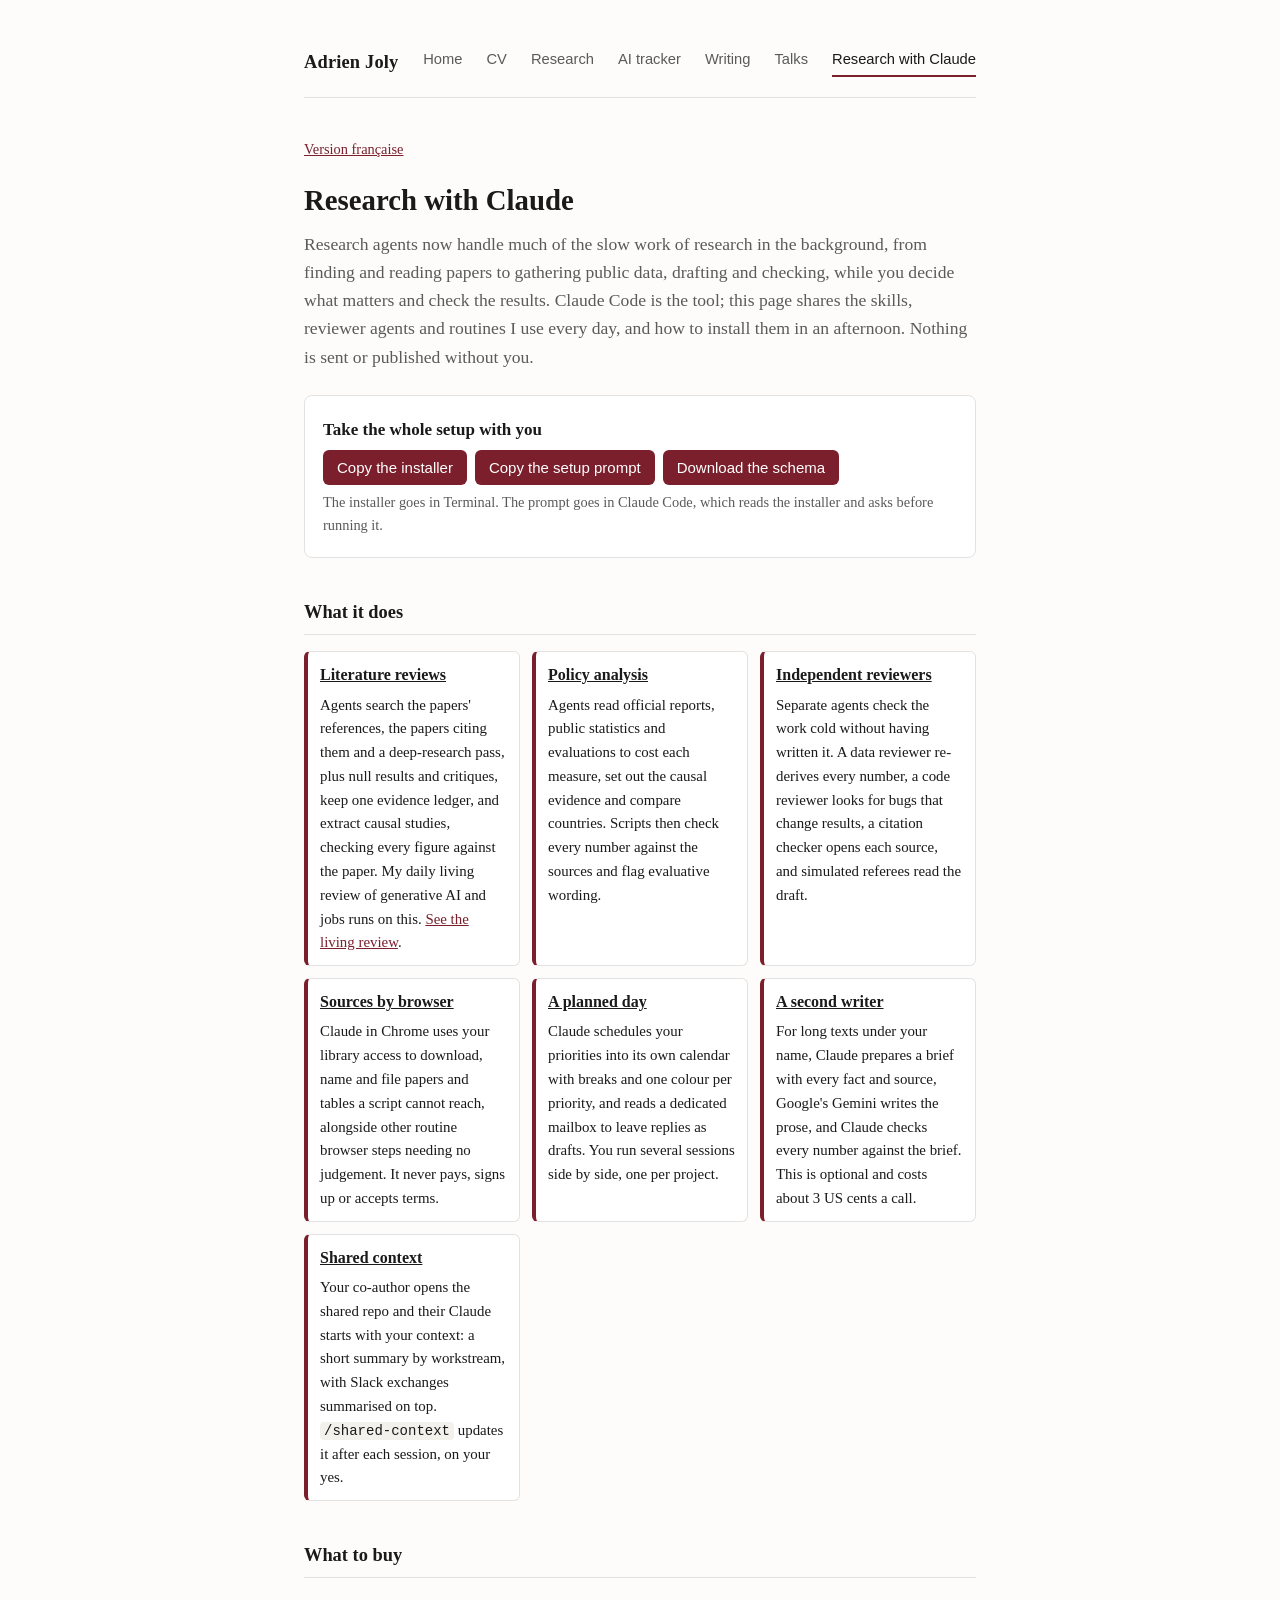
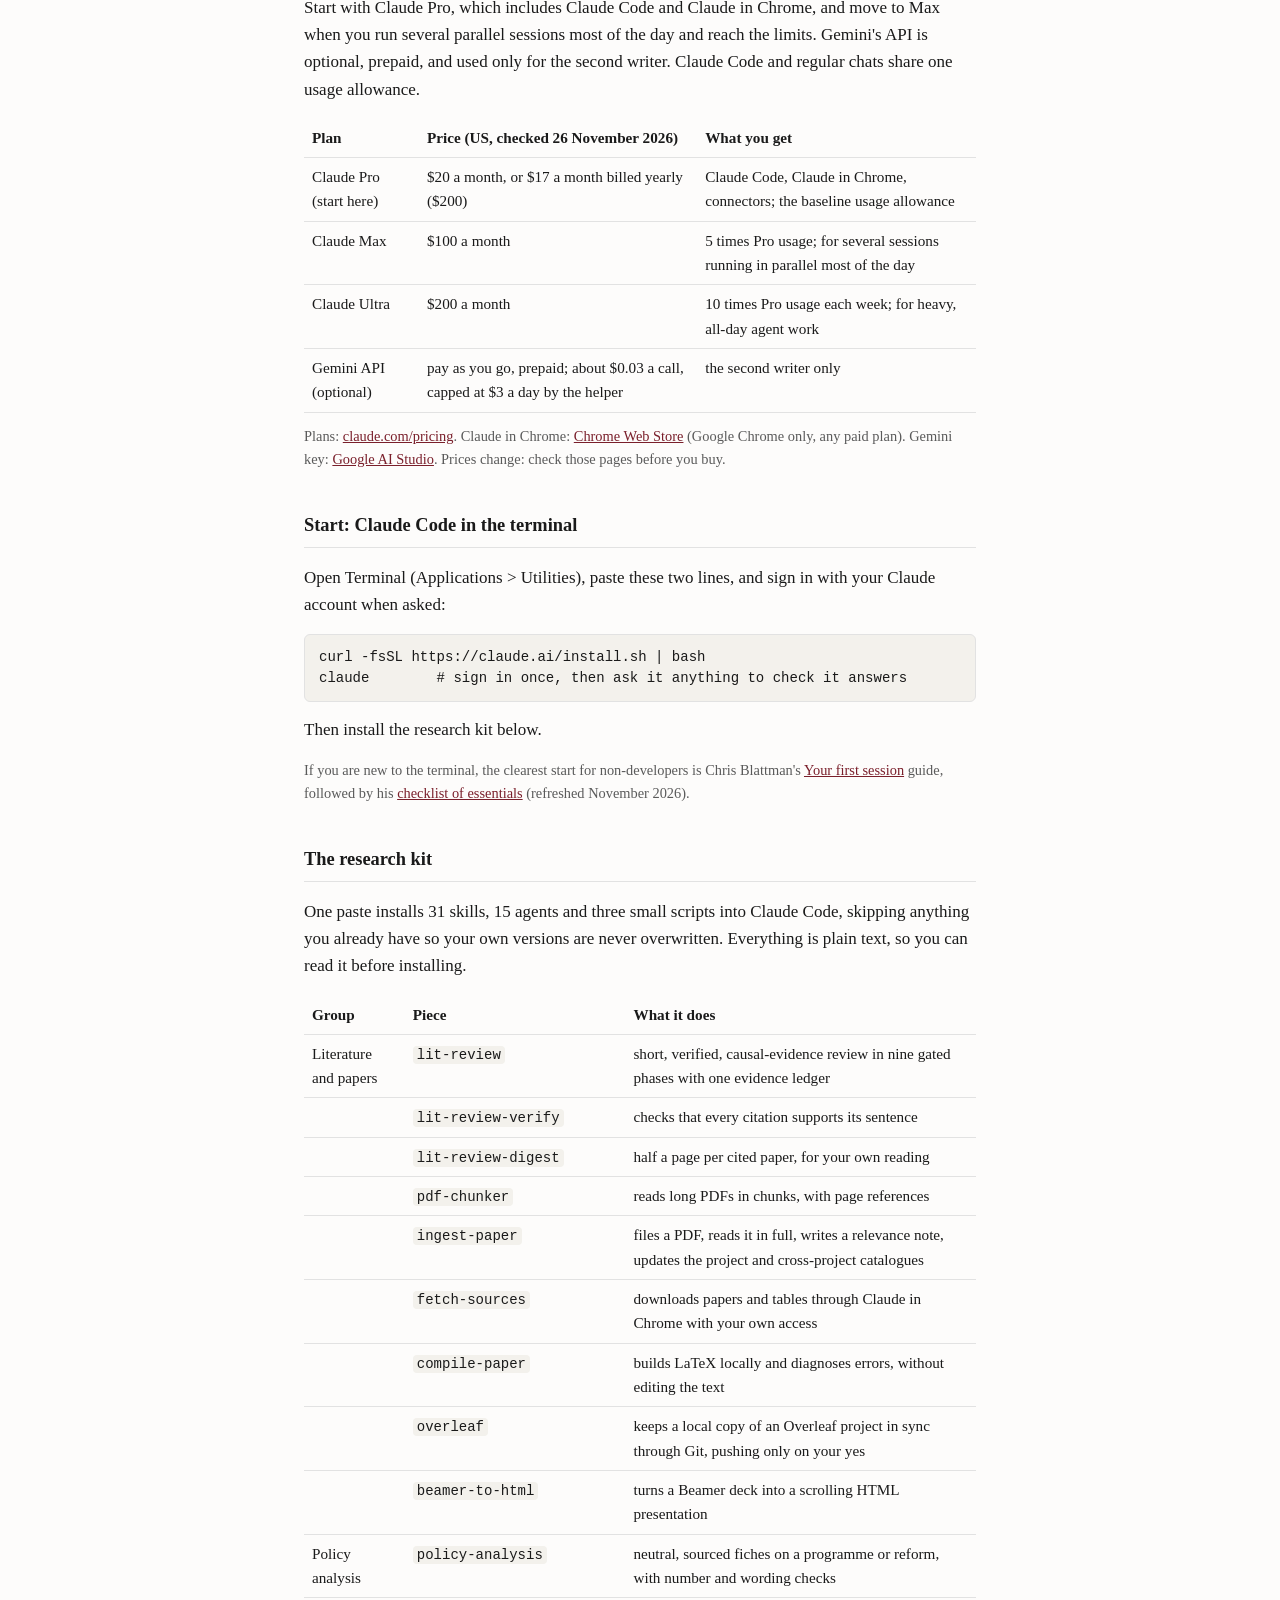
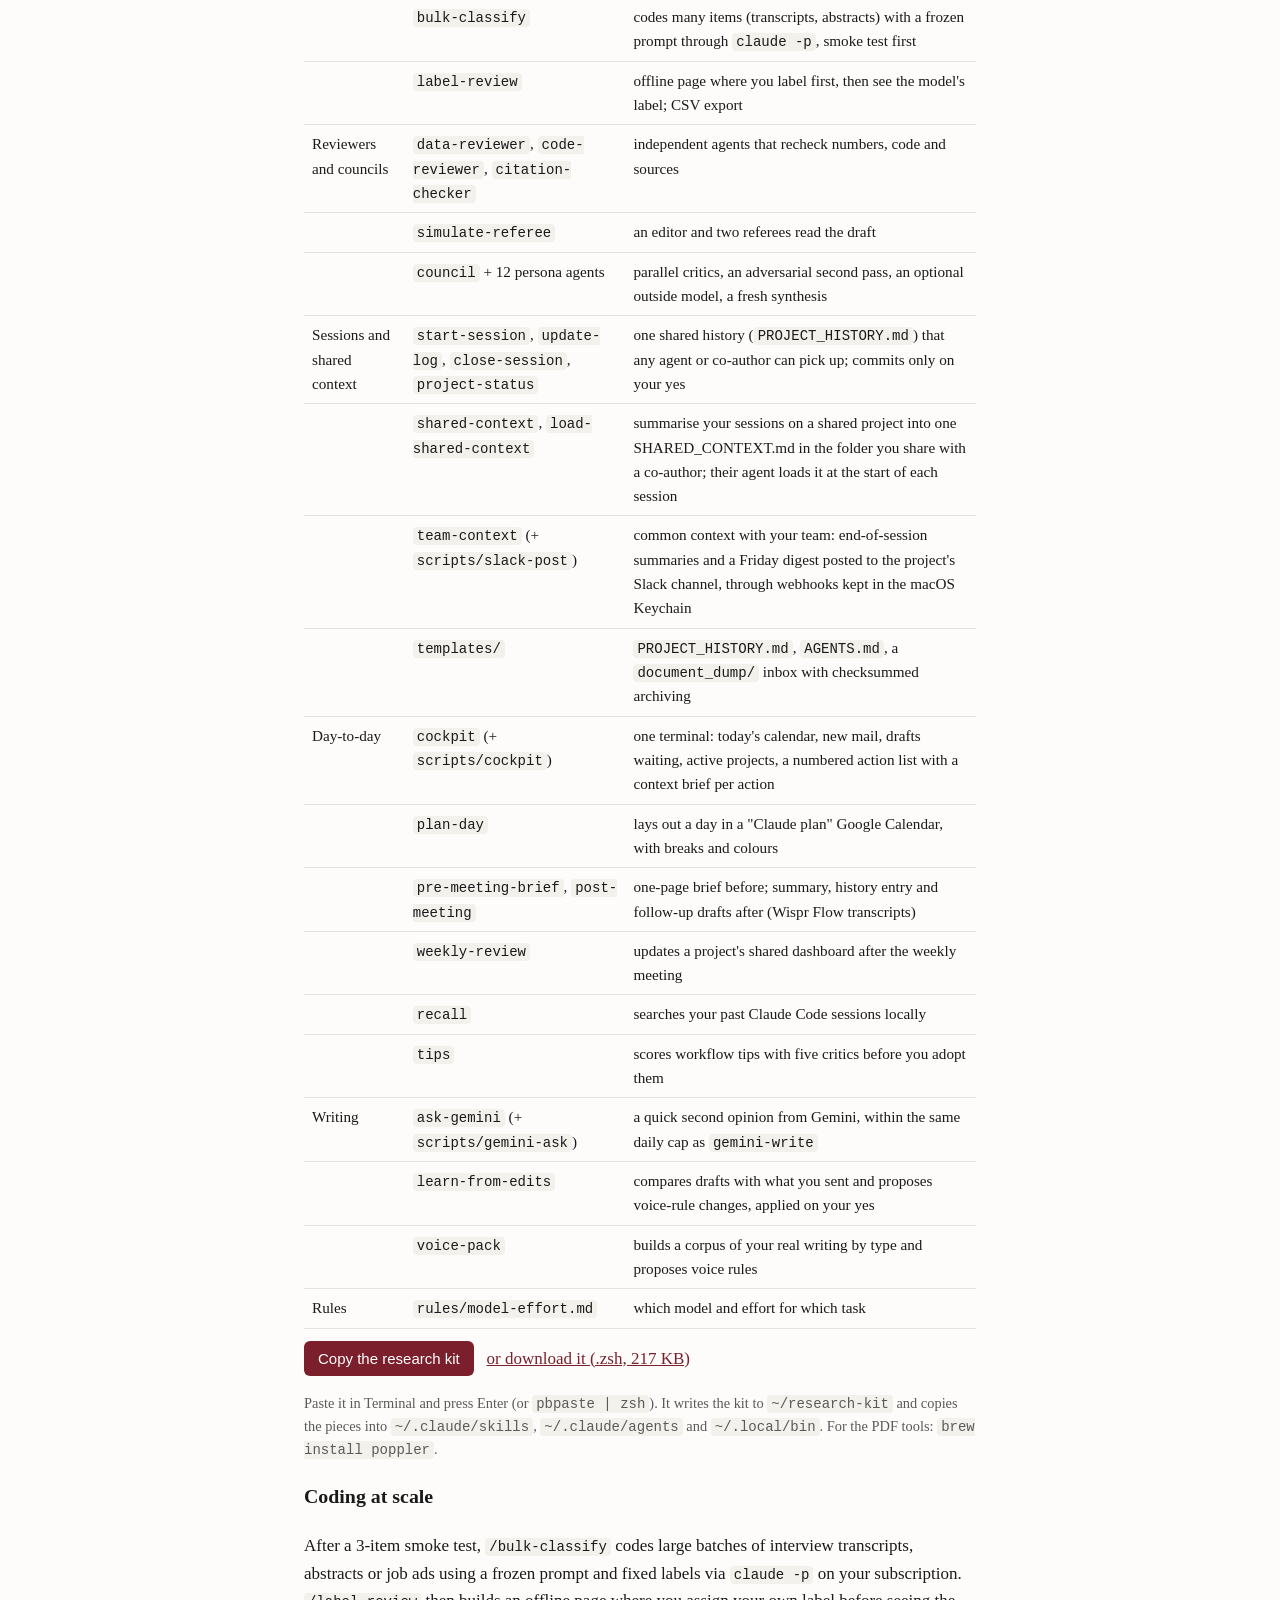
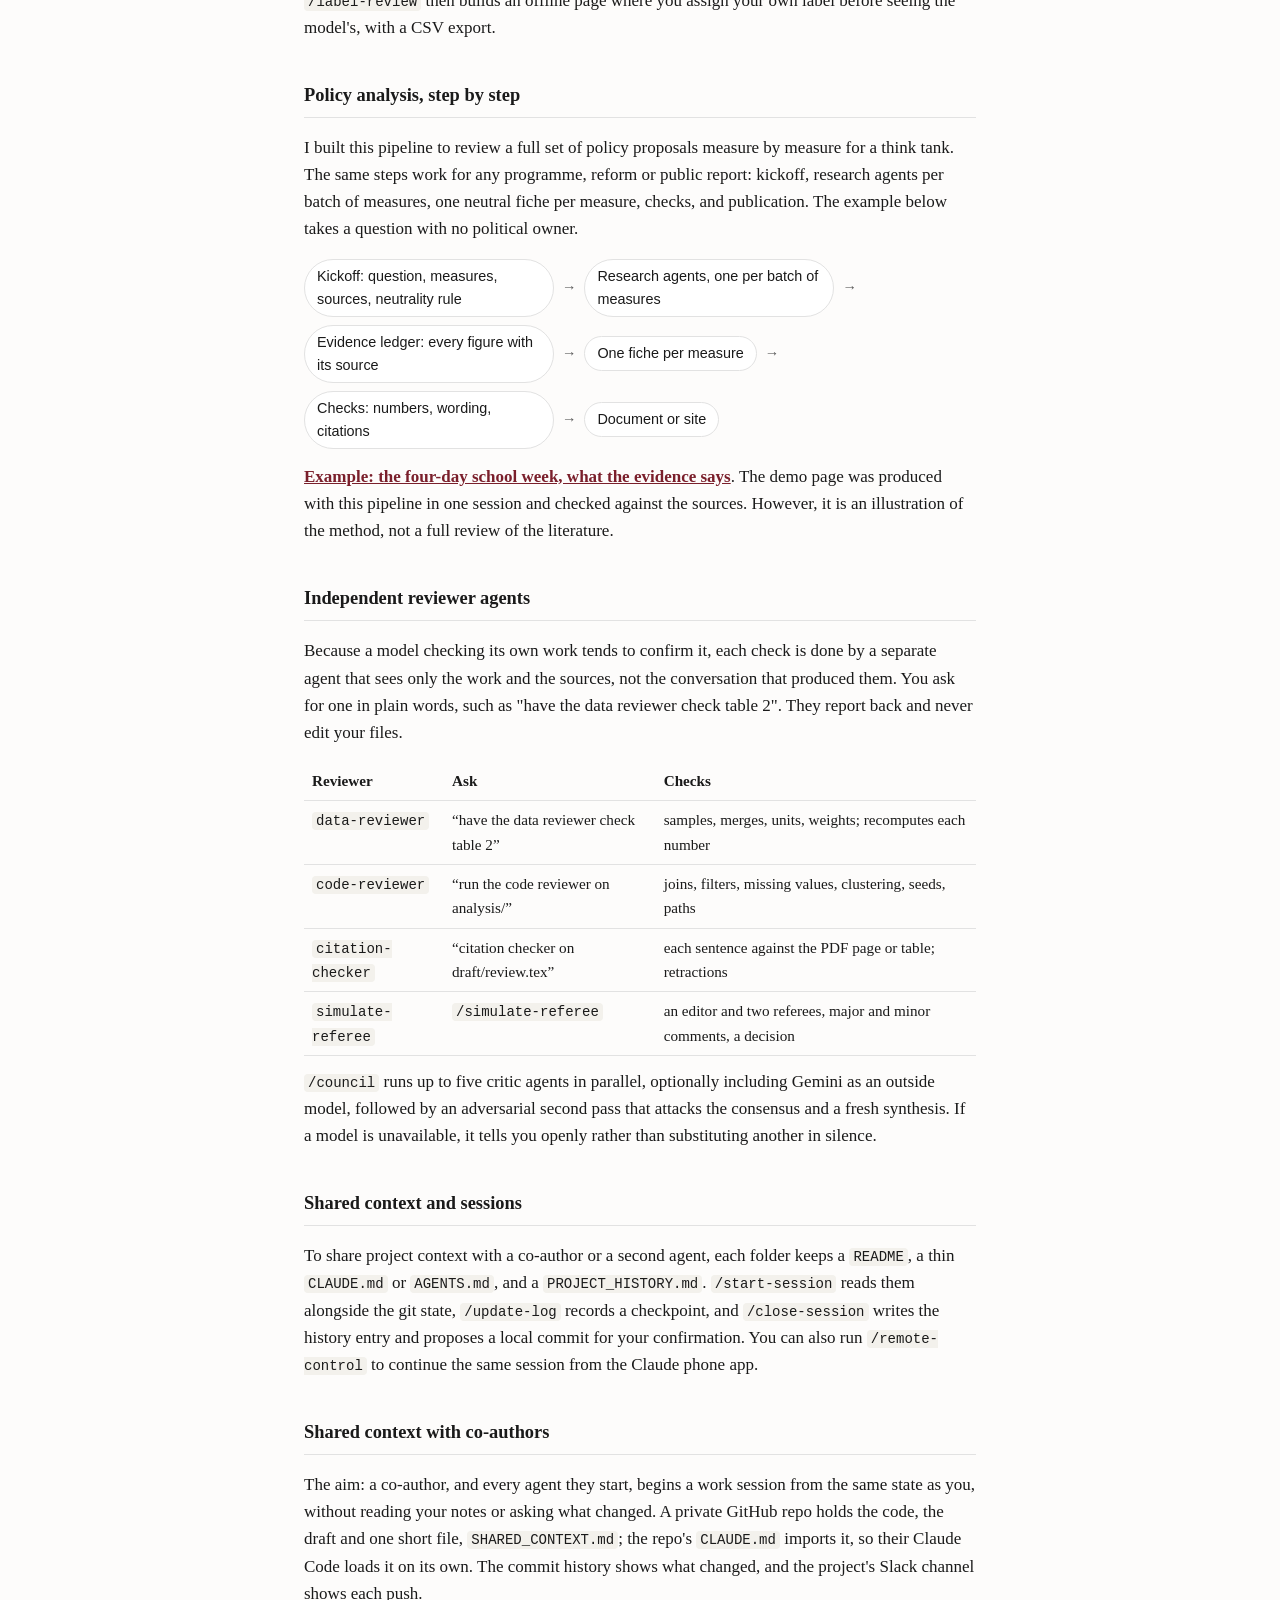
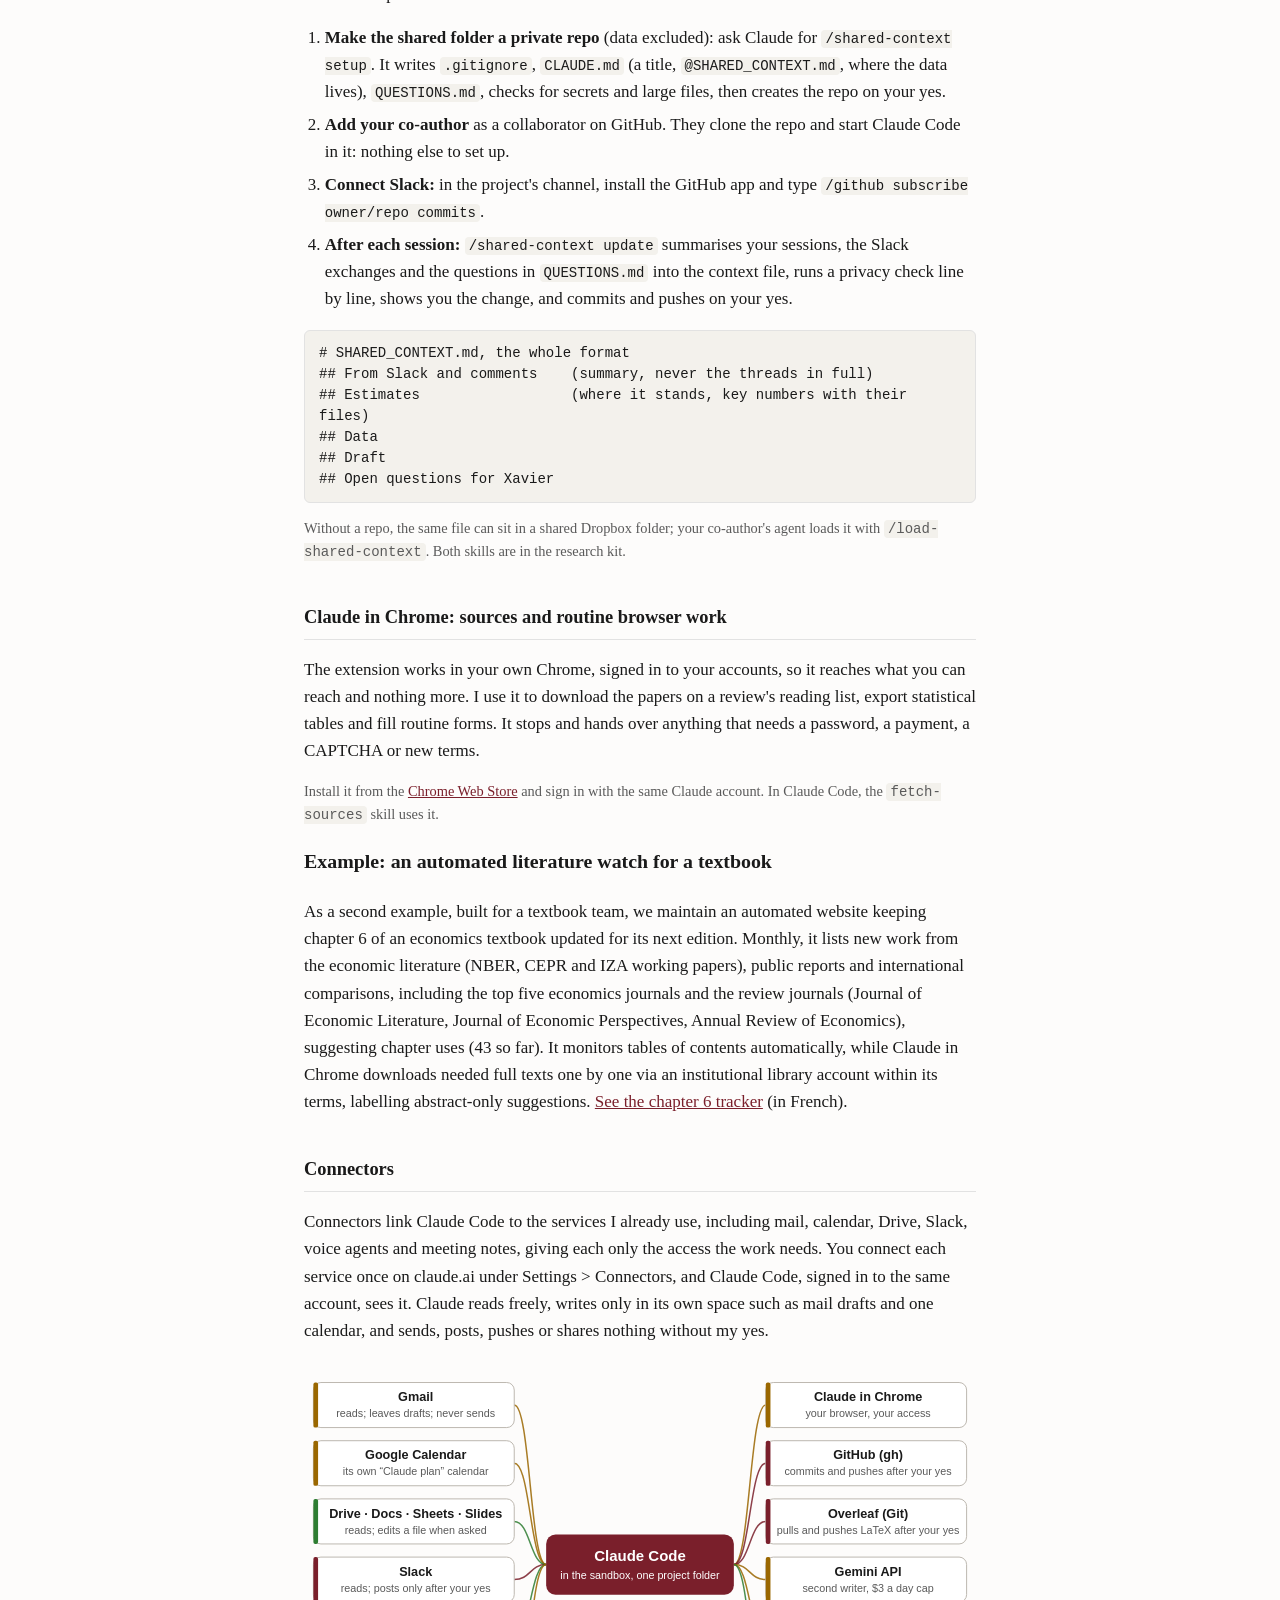
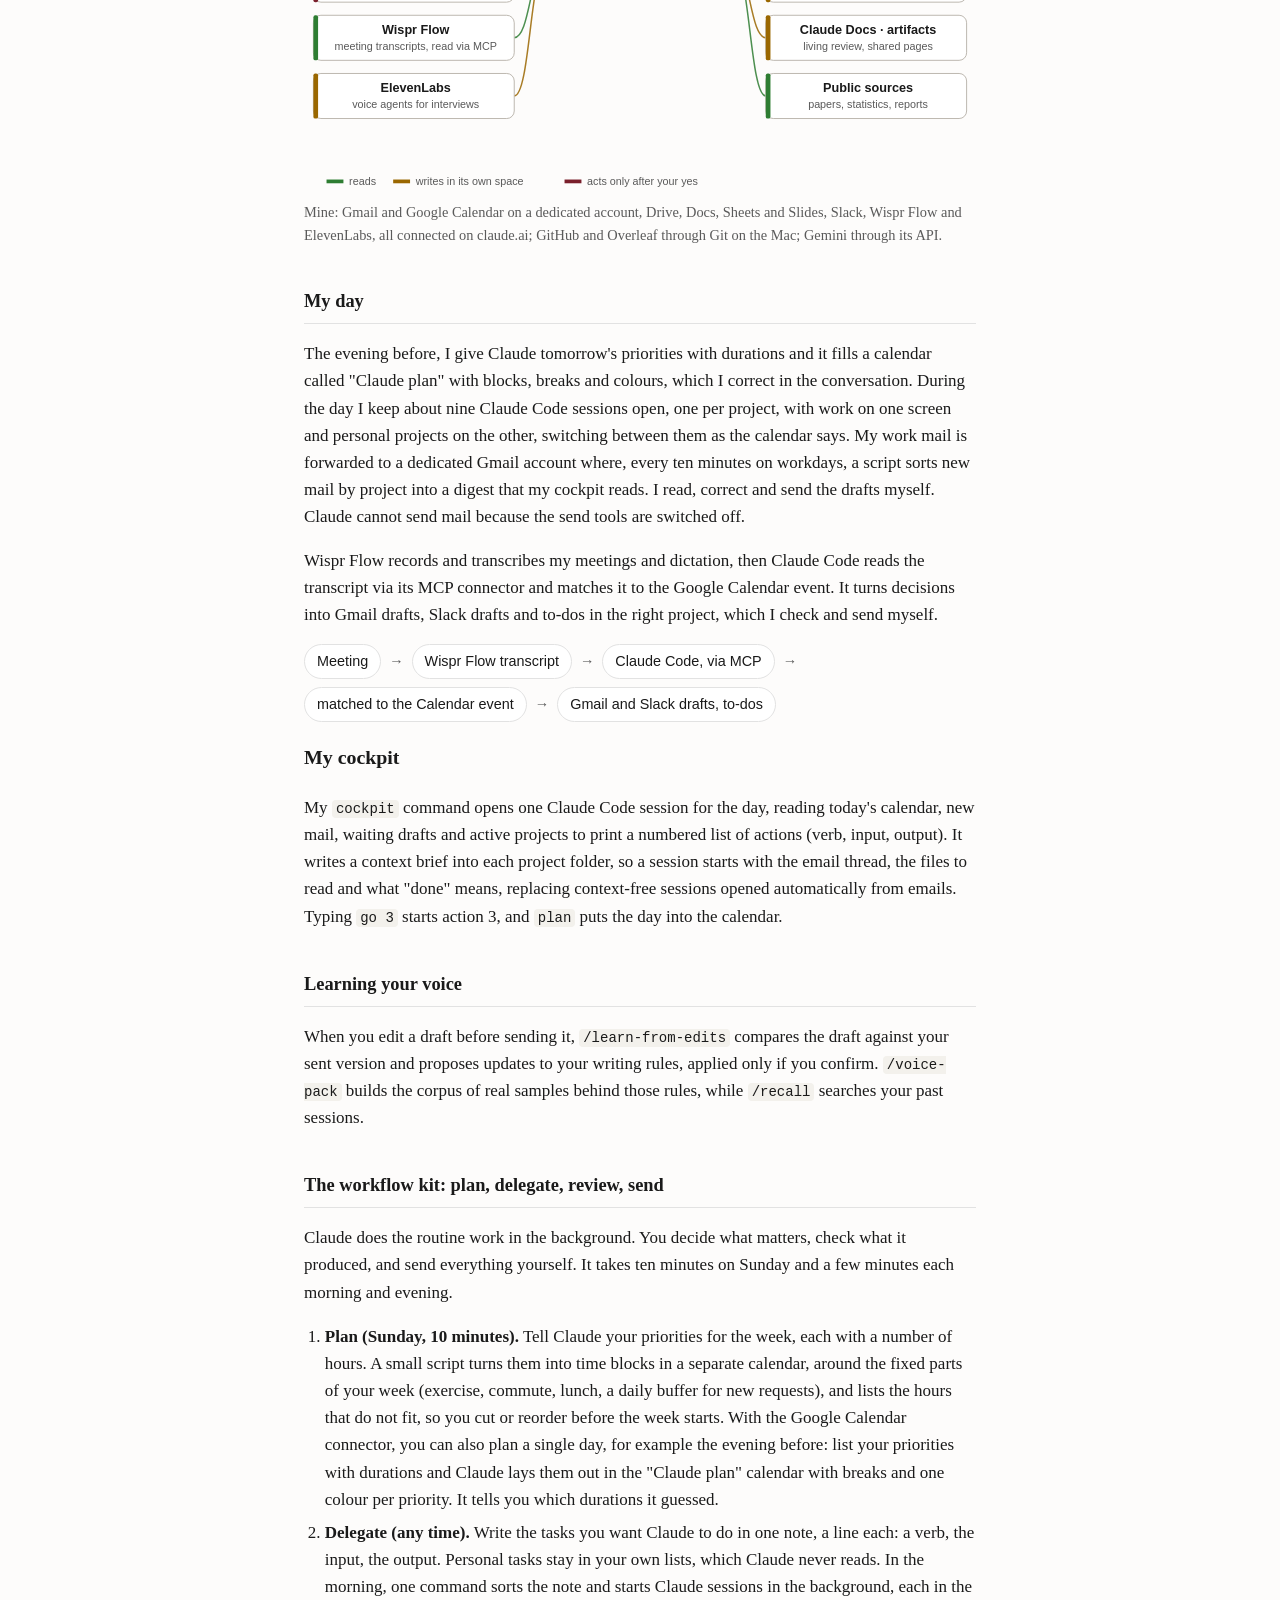
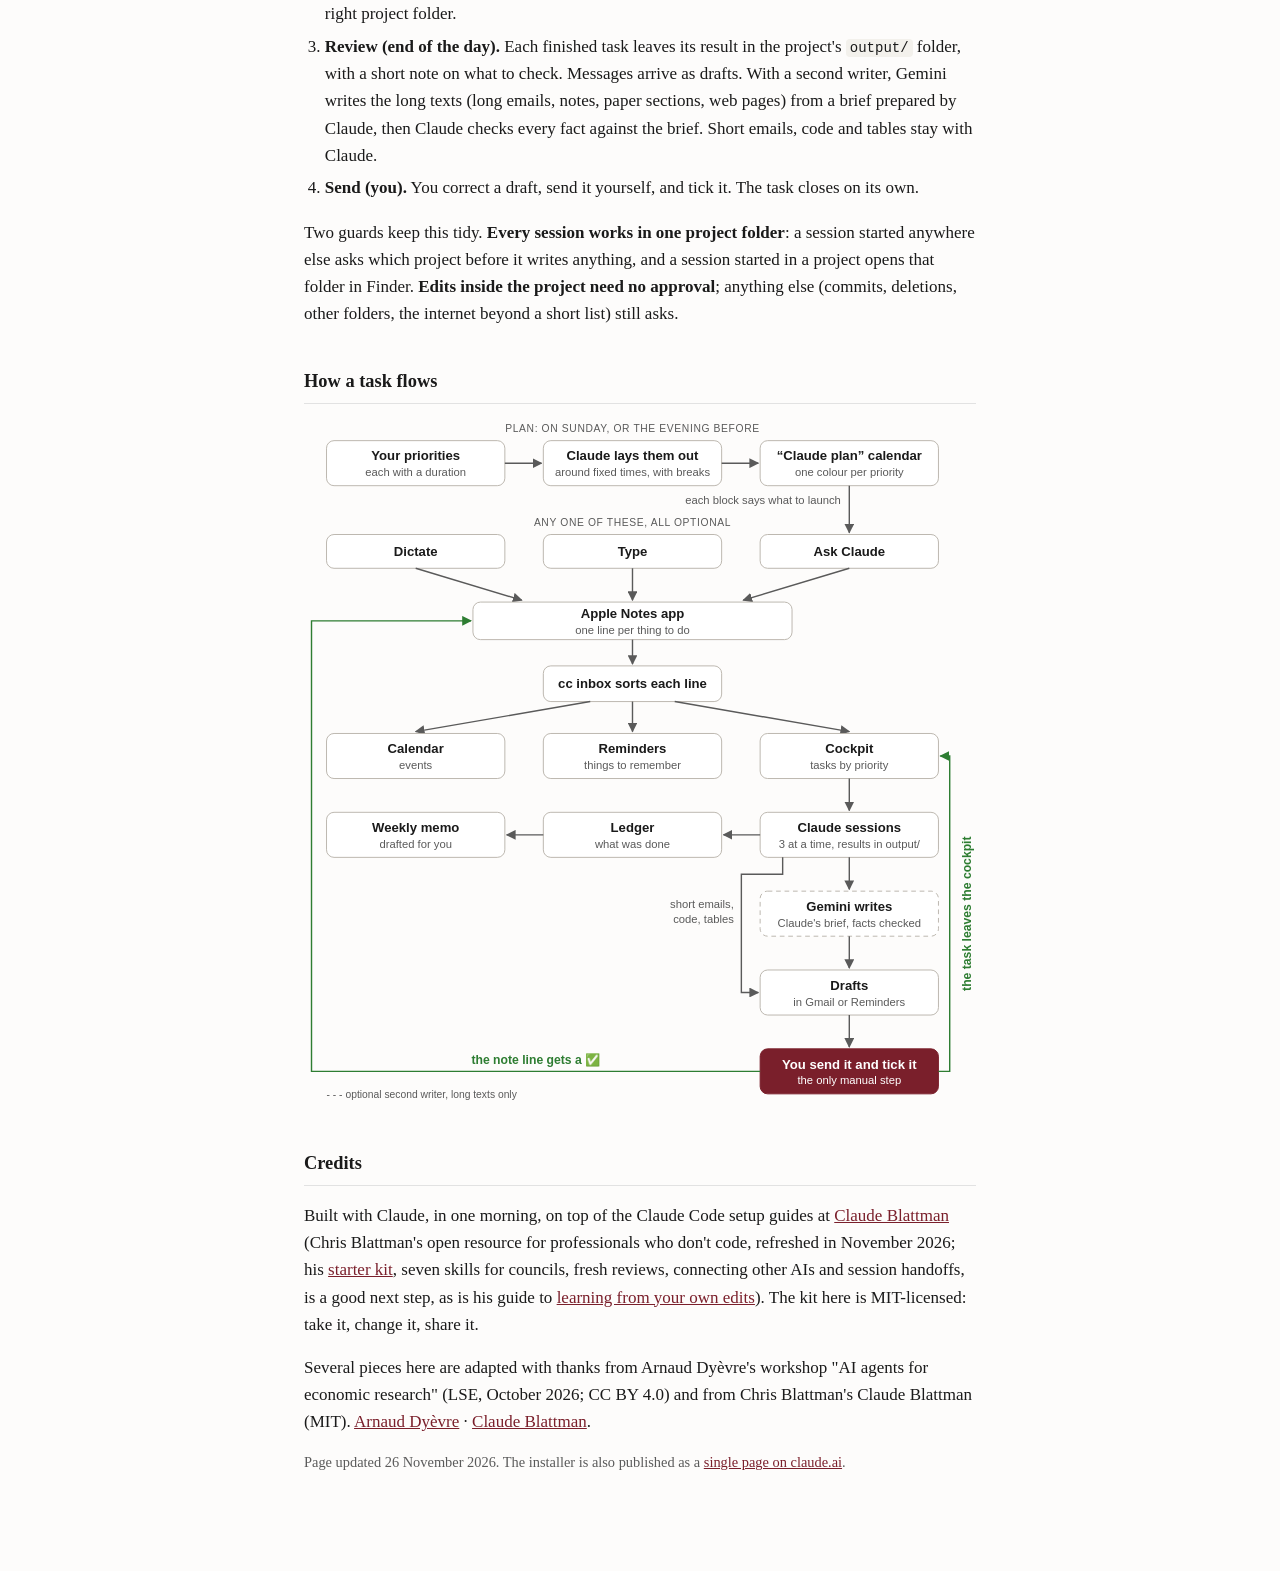
<file: setup.html>
<!DOCTYPE html>
<html lang="en">
<head>
<meta charset="UTF-8">
<meta name="viewport" content="width=device-width, initial-scale=1.0">
<title>Research with Claude · Adrien Joly</title>
<meta name="description" content="Research agents with Claude Code: literature reviews, policy analysis from public sources, independent reviewer agents, Claude in Chrome, calendar and mail, and how to install it all.">
<link rel="icon" href="assets/favicon.svg" type="image/svg+xml">
<link rel="stylesheet" href="assets/style.css">
<style>
.lead{font-size:1.1rem;color:var(--muted);margin:0 0 1.5rem}
.flow{display:flex;flex-wrap:wrap;gap:8px;align-items:center;margin:14px 0;font-family:-apple-system,BlinkMacSystemFont,"Segoe UI",Helvetica,Arial,sans-serif;font-size:.9rem}.flow span{background:#fff;border:1px solid var(--line);border-radius:999px;padding:5px 12px}.flow i{color:var(--muted);font-style:normal}
.step{display:grid;grid-template-columns:40px 1fr;gap:14px;margin:18px 0}.n{width:34px;height:34px;border-radius:50%;background:var(--accent);color:#fff;font:600 15px ui-monospace,monospace;display:flex;align-items:center;justify-content:center;margin-top:4px}
.step h3{margin:0 0 .4rem;font-size:1.05rem}
pre,code{font:14px/1.5 ui-monospace,SFMono-Regular,Menlo,monospace}pre{background:#f3f1ec;border:1px solid var(--line);border-radius:6px;padding:12px 14px;overflow:auto;white-space:pre-wrap;word-break:break-word}code{background:#f3f1ec;padding:1px 4px;border-radius:4px}
table{border-collapse:collapse;width:100%;margin:12px 0;font-size:.95rem}td,th{text-align:left;padding:7px 8px;border-bottom:1px solid var(--line);vertical-align:top}th{font-weight:600}
button{font:500 15px -apple-system,BlinkMacSystemFont,"Segoe UI",Helvetica,Arial,sans-serif;background:var(--accent);color:#fff;border:0;border-radius:6px;padding:9px 14px;cursor:pointer}button:hover{filter:brightness(1.1)}
.btns{display:flex;flex-wrap:wrap;gap:8px;margin:.4rem 0}.export p{margin:.4rem 0}.words{padding-left:1.3rem}.words li{margin:.35rem 0}#schema{margin:14px 0}
.small{font-size:.9rem;color:var(--muted)}.box{border:1px solid var(--line);border-radius:8px;padding:14px 18px;background:#fff;margin:14px 0}
.cards{display:grid;grid-template-columns:repeat(auto-fit,minmax(210px,1fr));gap:12px;margin:14px 0 6px}.card{background:#fff;border:1px solid var(--line);border-left:4px solid var(--accent);border-radius:6px;padding:10px 12px}.card h3{margin:0 0 .35rem;font-size:1rem}.card h3 a{color:inherit}.card p{margin:0;font-size:.93rem}.flow span{max-width:250px}
</style>
</head>
<body>
<div class="wrap">

  <header class="site">
    <a class="name" href="index.html">Adrien Joly</a>
    <nav class="site">
      <a href="index.html">Home</a>
      <a href="cv.html">CV</a>
      <a href="research.html">Research</a>
      <a href="https://ajoly35.github.io/gen-ai-living-review/">AI tracker</a>
      <a href="writing.html">Writing</a>
      <a href="talks.html">Talks</a>
      <a href="setup.html" aria-current="page">Research with Claude</a>
    </nav>
  </header>

<p class="small"><a href="setup-fr.html" lang="fr">Version française</a></p>
<h1>Research with Claude</h1>
<p class="lead">Research agents now handle much of the slow work of research in the background, from finding and reading papers to gathering public data, drafting and checking, while you decide what matters and check the results. Claude Code is the tool; this page shares the skills, reviewer agents and routines I use every day, and how to install them in an afternoon. Nothing is sent or published without you.</p>

<div class="box export"><p><b>Take the whole setup with you</b></p>
<p class="btns"><button data-copy="installer">Copy the installer</button><button data-copy="prompt">Copy the setup prompt</button><button id="dl-schema">Download the schema</button></p>
<p class="small" id="ok-top" aria-live="polite">The installer goes in Terminal. The prompt goes in Claude Code, which reads the installer and asks before running it.</p></div>

<h2>What it does</h2>
<div class="cards"><div class="card"><h3><a href="#research-kit">Literature reviews</a></h3><p>Agents search the papers' references, the papers citing them and a deep-research pass, plus null results and critiques, keep one evidence ledger, and extract causal studies, checking every figure against the paper. My daily living review of generative AI and jobs runs on this. <a href="https://ajoly35.github.io/gen-ai-living-review/">See the living review</a>.</p></div><div class="card"><h3><a href="#policy">Policy analysis</a></h3><p>Agents read official reports, public statistics and evaluations to cost each measure, set out the causal evidence and compare countries. Scripts then check every number against the sources and flag evaluative wording.</p></div><div class="card"><h3><a href="#reviewers">Independent reviewers</a></h3><p>Separate agents check the work cold without having written it. A data reviewer re-derives every number, a code reviewer looks for bugs that change results, a citation checker opens each source, and simulated referees read the draft.</p></div><div class="card"><h3><a href="#chrome">Sources by browser</a></h3><p>Claude in Chrome uses your library access to download, name and file papers and tables a script cannot reach, alongside other routine browser steps needing no judgement. It never pays, signs up or accepts terms.</p></div><div class="card"><h3><a href="#day">A planned day</a></h3><p>Claude schedules your priorities into its own calendar with breaks and one colour per priority, and reads a dedicated mailbox to leave replies as drafts. You run several sessions side by side, one per project.</p></div><div class="card"><h3><a href="#buy">A second writer</a></h3><p>For long texts under your name, Claude prepares a brief with every fact and source, Google's Gemini writes the prose, and Claude checks every number against the brief. This is optional and costs about 3 US cents a call.</p></div><div class="card"><h3><a href="#shared-context">Shared context</a></h3><p>Your co-author opens the shared repo and their Claude starts with your context: a short summary by workstream, with Slack exchanges summarised on top. <code>/shared-context</code> updates it after each session, on your yes.</p></div></div>
<h2 id="buy">What to buy</h2>
<p>Start with Claude Pro, which includes Claude Code and Claude in Chrome, and move to Max when you run several parallel sessions most of the day and reach the limits. Gemini's API is optional, prepaid, and used only for the second writer. Claude Code and regular chats share one usage allowance.</p>
<table>
<tr><th>Plan</th><th>Price (US, checked 26 November 2026)</th><th>What you get</th></tr>
<tr><td>Claude Pro (start here)</td><td>$20 a month, or $17 a month billed yearly ($200)</td><td>Claude Code, Claude in Chrome, connectors; the baseline usage allowance</td></tr>
<tr><td>Claude Max</td><td>$100 a month</td><td>5 times Pro usage; for several sessions running in parallel most of the day</td></tr>
<tr><td>Claude Ultra</td><td>$200 a month</td><td>10 times Pro usage each week; for heavy, all-day agent work</td></tr>
<tr><td>Gemini API (optional)</td><td>pay as you go, prepaid; about $0.03 a call, capped at $3 a day by the helper</td><td>the second writer only</td></tr>
</table>
<p class="small">Plans: <a href="https://claude.com/pricing">claude.com/pricing</a>. Claude in Chrome: <a href="https://chromewebstore.google.com/detail/claude/fcoeoabgfenejglbffodgkkbkcdhcgfn">Chrome Web Store</a> (Google Chrome only, any paid plan). Gemini key: <a href="https://aistudio.google.com/apikey">Google AI Studio</a>. Prices change: check those pages before you buy.</p>
<h2 id="start">Start: Claude Code in the terminal</h2>
<p>Open Terminal (Applications &gt; Utilities), paste these two lines, and sign in with your Claude account when asked:</p>
<pre>curl -fsSL https://claude.ai/install.sh | bash
claude        # sign in once, then ask it anything to check it answers</pre>
<p>Then install the research kit below.</p>
<p class="small">If you are new to the terminal, the clearest start for non-developers is Chris Blattman's <a href="https://claudeblattman.com/starter-kit/newcomers/">Your first session</a> guide, followed by his <a href="https://claudeblattman.com/">checklist of essentials</a> (refreshed November 2026).</p>
<h2 id="research-kit">The research kit</h2>
<p>One paste installs 31 skills, 15 agents and three small scripts into Claude Code, skipping anything you already have so your own versions are never overwritten. Everything is plain text, so you can read it before installing.</p>
<table>
<tr><th>Group</th><th>Piece</th><th>What it does</th></tr>
<tr><td>Literature and papers</td><td><code>lit-review</code></td><td>short, verified, causal-evidence review in nine gated phases with one evidence ledger</td></tr>
<tr><td></td><td><code>lit-review-verify</code></td><td>checks that every citation supports its sentence</td></tr>
<tr><td></td><td><code>lit-review-digest</code></td><td>half a page per cited paper, for your own reading</td></tr>
<tr><td></td><td><code>pdf-chunker</code></td><td>reads long PDFs in chunks, with page references</td></tr>
<tr><td></td><td><code>ingest-paper</code></td><td>files a PDF, reads it in full, writes a relevance note, updates the project and cross-project catalogues</td></tr>
<tr><td></td><td><code>fetch-sources</code></td><td>downloads papers and tables through Claude in Chrome with your own access</td></tr>
<tr><td></td><td><code>compile-paper</code></td><td>builds LaTeX locally and diagnoses errors, without editing the text</td></tr>
<tr><td></td><td><code>overleaf</code></td><td>keeps a local copy of an Overleaf project in sync through Git, pushing only on your yes</td></tr>
<tr><td></td><td><code>beamer-to-html</code></td><td>turns a Beamer deck into a scrolling HTML presentation</td></tr>
<tr><td>Policy analysis</td><td><code>policy-analysis</code></td><td>neutral, sourced fiches on a programme or reform, with number and wording checks</td></tr>
<tr><td></td><td><code>bulk-classify</code></td><td>codes many items (transcripts, abstracts) with a frozen prompt through <code>claude -p</code>, smoke test first</td></tr>
<tr><td></td><td><code>label-review</code></td><td>offline page where you label first, then see the model's label; CSV export</td></tr>
<tr><td>Reviewers and councils</td><td><code>data-reviewer</code>, <code>code-reviewer</code>, <code>citation-checker</code></td><td>independent agents that recheck numbers, code and sources</td></tr>
<tr><td></td><td><code>simulate-referee</code></td><td>an editor and two referees read the draft</td></tr>
<tr><td></td><td><code>council</code> + 12 persona agents</td><td>parallel critics, an adversarial second pass, an optional outside model, a fresh synthesis</td></tr>
<tr><td>Sessions and shared context</td><td><code>start-session</code>, <code>update-log</code>, <code>close-session</code>, <code>project-status</code></td><td>one shared history (<code>PROJECT_HISTORY.md</code>) that any agent or co-author can pick up; commits only on your yes</td></tr>
<tr><td></td><td><code>shared-context</code>, <code>load-shared-context</code></td><td>summarise your sessions on a shared project into one SHARED_CONTEXT.md in the folder you share with a co-author; their agent loads it at the start of each session</td></tr>
<tr><td></td><td><code>team-context</code> (+ <code>scripts/slack-post</code>)</td><td>common context with your team: end-of-session summaries and a Friday digest posted to the project's Slack channel, through webhooks kept in the macOS Keychain</td></tr>
<tr><td></td><td><code>templates/</code></td><td><code>PROJECT_HISTORY.md</code>, <code>AGENTS.md</code>, a <code>document_dump/</code> inbox with checksummed archiving</td></tr>
<tr><td>Day-to-day</td><td><code>cockpit</code> (+ <code>scripts/cockpit</code>)</td><td>one terminal: today's calendar, new mail, drafts waiting, active projects, a numbered action list with a context brief per action</td></tr>
<tr><td></td><td><code>plan-day</code></td><td>lays out a day in a "Claude plan" Google Calendar, with breaks and colours</td></tr>
<tr><td></td><td><code>pre-meeting-brief</code>, <code>post-meeting</code></td><td>one-page brief before; summary, history entry and follow-up drafts after (Wispr Flow transcripts)</td></tr>
<tr><td></td><td><code>weekly-review</code></td><td>updates a project's shared dashboard after the weekly meeting</td></tr>
<tr><td></td><td><code>recall</code></td><td>searches your past Claude Code sessions locally</td></tr>
<tr><td></td><td><code>tips</code></td><td>scores workflow tips with five critics before you adopt them</td></tr>
<tr><td>Writing</td><td><code>ask-gemini</code> (+ <code>scripts/gemini-ask</code>)</td><td>a quick second opinion from Gemini, within the same daily cap as <code>gemini-write</code></td></tr>
<tr><td></td><td><code>learn-from-edits</code></td><td>compares drafts with what you sent and proposes voice-rule changes, applied on your yes</td></tr>
<tr><td></td><td><code>voice-pack</code></td><td>builds a corpus of your real writing by type and proposes voice rules</td></tr>
<tr><td>Rules</td><td><code>rules/model-effort.md</code></td><td>which model and effort for which task</td></tr>
</table>
<p><button id="copy-rk">Copy the research kit</button> &nbsp; <a href="assets/research-kit-installer.zsh" download>or download it (.zsh, 217 KB)</a> <span id="ok-rk" class="small"></span></p>
<p class="small">Paste it in Terminal and press Enter (or <code>pbpaste | zsh</code>). It writes the kit to <code>~/research-kit</code> and copies the pieces into <code>~/.claude/skills</code>, <code>~/.claude/agents</code> and <code>~/.local/bin</code>. For the PDF tools: <code>brew install poppler</code>.</p>
<h3 id="coding">Coding at scale</h3>
<p>After a 3-item smoke test, <code>/bulk-classify</code> codes large batches of interview transcripts, abstracts or job ads using a frozen prompt and fixed labels via <code>claude -p</code> on your subscription. <code>/label-review</code> then builds an offline page where you assign your own label before seeing the model's, with a CSV export.</p>
<h2 id="policy">Policy analysis, step by step</h2>
<p>I built this pipeline to review a full set of policy proposals measure by measure for a think tank. The same steps work for any programme, reform or public report: kickoff, research agents per batch of measures, one neutral fiche per measure, checks, and publication. The example below takes a question with no political owner.</p>
<div class="flow"><span>Kickoff: question, measures, sources, neutrality rule</span> <i>→</i> <span>Research agents, one per batch of measures</span> <i>→</i> <span>Evidence ledger: every figure with its source</span> <i>→</i> <span>One fiche per measure</span> <i>→</i> <span>Checks: numbers, wording, citations</span> <i>→</i> <span>Document or site</span></div>
<p><b><a href="demo/four-day-school-week.html">Example: the four-day school week, what the evidence says</a></b>. The demo page was produced with this pipeline in one session and checked against the sources. However, it is an illustration of the method, not a full review of the literature.</p>
<h2 id="reviewers">Independent reviewer agents</h2>
<p>Because a model checking its own work tends to confirm it, each check is done by a separate agent that sees only the work and the sources, not the conversation that produced them. You ask for one in plain words, such as "have the data reviewer check table 2". They report back and never edit your files.</p>
<table>
<tr><th>Reviewer</th><th>Ask</th><th>Checks</th></tr>
<tr><td><code>data-reviewer</code></td><td>“have the data reviewer check table 2”</td><td>samples, merges, units, weights; recomputes each number</td></tr>
<tr><td><code>code-reviewer</code></td><td>“run the code reviewer on analysis/”</td><td>joins, filters, missing values, clustering, seeds, paths</td></tr>
<tr><td><code>citation-checker</code></td><td>“citation checker on draft/review.tex”</td><td>each sentence against the PDF page or table; retractions</td></tr>
<tr><td><code>simulate-referee</code></td><td><code>/simulate-referee</code></td><td>an editor and two referees, major and minor comments, a decision</td></tr>
</table>
<p><code>/council</code> runs up to five critic agents in parallel, optionally including Gemini as an outside model, followed by an adversarial second pass that attacks the consensus and a fresh synthesis. If a model is unavailable, it tells you openly rather than substituting another in silence.</p>
<h2 id="sessions">Shared context and sessions</h2>
<p>To share project context with a co-author or a second agent, each folder keeps a <code>README</code>, a thin <code>CLAUDE.md</code> or <code>AGENTS.md</code>, and a <code>PROJECT_HISTORY.md</code>. <code>/start-session</code> reads them alongside the git state, <code>/update-log</code> records a checkpoint, and <code>/close-session</code> writes the history entry and proposes a local commit for your confirmation. You can also run <code>/remote-control</code> to continue the same session from the Claude phone app.</p>
<h2 id="shared-context">Shared context with co-authors</h2>
<p>The aim: a co-author, and every agent they start, begins a work session from the same state as you, without reading your notes or asking what changed. A private GitHub repo holds the code, the draft and one short file, <code>SHARED_CONTEXT.md</code>; the repo's <code>CLAUDE.md</code> imports it, so their Claude Code loads it on its own. The commit history shows what changed, and the project's Slack channel shows each push.</p>
<ol class="words">
<li><b>Make the shared folder a private repo</b> (data excluded): ask Claude for <code>/shared-context setup</code>. It writes <code>.gitignore</code>, <code>CLAUDE.md</code> (a title, <code>@SHARED_CONTEXT.md</code>, where the data lives), <code>QUESTIONS.md</code>, checks for secrets and large files, then creates the repo on your yes.</li>
<li><b>Add your co-author</b> as a collaborator on GitHub. They clone the repo and start Claude Code in it: nothing else to set up.</li>
<li><b>Connect Slack:</b> in the project's channel, install the GitHub app and type <code>/github subscribe owner/repo commits</code>.</li>
<li><b>After each session:</b> <code>/shared-context update</code> summarises your sessions, the Slack exchanges and the questions in <code>QUESTIONS.md</code> into the context file, runs a privacy check line by line, shows you the change, and commits and pushes on your yes.</li>
</ol>
<pre># SHARED_CONTEXT.md, the whole format
## From Slack and comments    (summary, never the threads in full)
## Estimates                  (where it stands, key numbers with their files)
## Data
## Draft
## Open questions for Xavier</pre>
<p class="small">Without a repo, the same file can sit in a shared Dropbox folder; your co-author's agent loads it with <code>/load-shared-context</code>. Both skills are in the research kit.</p>
<h2 id="chrome">Claude in Chrome: sources and routine browser work</h2>
<p>The extension works in your own Chrome, signed in to your accounts, so it reaches what you can reach and nothing more. I use it to download the papers on a review's reading list, export statistical tables and fill routine forms. It stops and hands over anything that needs a password, a payment, a CAPTCHA or new terms.</p>
<p class="small">Install it from the <a href="https://chromewebstore.google.com/detail/claude/fcoeoabgfenejglbffodgkkbkcdhcgfn">Chrome Web Store</a> and sign in with the same Claude account. In Claude Code, the <code>fetch-sources</code> skill uses it.</p>
<h3 id="textbook-watch">Example: an automated literature watch for a textbook</h3>
<p>As a second example, built for a textbook team, we maintain an automated website keeping chapter 6 of an economics textbook updated for its next edition. Monthly, it lists new work from the economic literature (NBER, CEPR and IZA working papers), public reports and international comparisons, including the top five economics journals and the review journals (Journal of Economic Literature, Journal of Economic Perspectives, Annual Review of Economics), suggesting chapter uses (43 so far). It monitors tables of contents automatically, while Claude in Chrome downloads needed full texts one by one via an institutional library account within its terms, labelling abstract-only suggestions. <a href="https://politiques-eco-epreuve-des-faits.github.io/chapitre-6/#publications">See the chapter 6 tracker</a> (in French).</p>
<h2 id="connectors">Connectors</h2>
<p>Connectors link Claude Code to the services I already use, including mail, calendar, Drive, Slack, voice agents and meeting notes, giving each only the access the work needs. You connect each service once on claude.ai under Settings > Connectors, and Claude Code, signed in to the same account, sees it. Claude reads freely, writes only in its own space such as mail drafts and one calendar, and sends, posts, pushes or shares nothing without my yes.</p>
<svg id="conn-svg" xmlns="http://www.w3.org/2000/svg" viewBox="0 0 716 470" role="img" aria-labelledby="conn-t conn-d" font-family="-apple-system,BlinkMacSystemFont,'Segoe UI',Helvetica,Arial,sans-serif" style="width:100%;height:auto;display:block"><title id="conn-t">Connectors around Claude Code</title><desc id="conn-d">Claude Code in the centre, linked to Gmail, Google Calendar, Google Drive, Docs, Sheets and Slides, Slack, Wispr Flow, ElevenLabs, Claude in Chrome, GitHub, Overleaf, the Gemini API, Claude Docs and public sources. Each link is labelled with what Claude may do: read, write in its own space, or act only after your yes.</desc><path d="M224 48.0C241.0 48.0 241.0 218.0 258.0 218.0" fill="none" stroke="#9a6700" stroke-width="1.6" opacity=".85"/><rect x="10" y="24" width="214" height="48" rx="8" fill="#ffffff" stroke="#b9b4ab"/><rect x="10" y="24" width="5" height="48" rx="2" fill="#9a6700"/><text x="119.0" y="44" text-anchor="middle" font-size="13.5" font-weight="600" fill="#1a1a1a">Gmail</text><text x="119.0" y="61" text-anchor="middle" font-size="11.5" fill="#5a5a5a">reads; leaves drafts; never sends</text><path d="M224 110.0C241.0 110.0 241.0 218.0 258.0 218.0" fill="none" stroke="#9a6700" stroke-width="1.6" opacity=".85"/><rect x="10" y="86" width="214" height="48" rx="8" fill="#ffffff" stroke="#b9b4ab"/><rect x="10" y="86" width="5" height="48" rx="2" fill="#9a6700"/><text x="119.0" y="106" text-anchor="middle" font-size="13.5" font-weight="600" fill="#1a1a1a">Google Calendar</text><text x="119.0" y="123" text-anchor="middle" font-size="11.5" fill="#5a5a5a">its own “Claude plan” calendar</text><path d="M224 172.0C241.0 172.0 241.0 218.0 258.0 218.0" fill="none" stroke="#2e7d32" stroke-width="1.6" opacity=".85"/><rect x="10" y="148" width="214" height="48" rx="8" fill="#ffffff" stroke="#b9b4ab"/><rect x="10" y="148" width="5" height="48" rx="2" fill="#2e7d32"/><text x="119.0" y="168" text-anchor="middle" font-size="13.5" font-weight="600" fill="#1a1a1a">Drive · Docs · Sheets · Slides</text><text x="119.0" y="185" text-anchor="middle" font-size="11.5" fill="#5a5a5a">reads; edits a file when asked</text><path d="M224 234.0C241.0 234.0 241.0 218.0 258.0 218.0" fill="none" stroke="#7a1f2b" stroke-width="1.6" opacity=".85"/><rect x="10" y="210" width="214" height="48" rx="8" fill="#ffffff" stroke="#b9b4ab"/><rect x="10" y="210" width="5" height="48" rx="2" fill="#7a1f2b"/><text x="119.0" y="230" text-anchor="middle" font-size="13.5" font-weight="600" fill="#1a1a1a">Slack</text><text x="119.0" y="247" text-anchor="middle" font-size="11.5" fill="#5a5a5a">reads; posts only after your yes</text><path d="M224 296.0C241.0 296.0 241.0 218.0 258.0 218.0" fill="none" stroke="#2e7d32" stroke-width="1.6" opacity=".85"/><rect x="10" y="272" width="214" height="48" rx="8" fill="#ffffff" stroke="#b9b4ab"/><rect x="10" y="272" width="5" height="48" rx="2" fill="#2e7d32"/><text x="119.0" y="292" text-anchor="middle" font-size="13.5" font-weight="600" fill="#1a1a1a">Wispr Flow</text><text x="119.0" y="309" text-anchor="middle" font-size="11.5" fill="#5a5a5a">meeting transcripts, read via MCP</text><path d="M224 358.0C241.0 358.0 241.0 218.0 258.0 218.0" fill="none" stroke="#9a6700" stroke-width="1.6" opacity=".85"/><rect x="10" y="334" width="214" height="48" rx="8" fill="#ffffff" stroke="#b9b4ab"/><rect x="10" y="334" width="5" height="48" rx="2" fill="#9a6700"/><text x="119.0" y="354" text-anchor="middle" font-size="13.5" font-weight="600" fill="#1a1a1a">ElevenLabs</text><text x="119.0" y="371" text-anchor="middle" font-size="11.5" fill="#5a5a5a">voice agents for interviews</text><path d="M492 48.0C475.0 48.0 475.0 218.0 458.0 218.0" fill="none" stroke="#9a6700" stroke-width="1.6" opacity=".85"/><rect x="492" y="24" width="214" height="48" rx="8" fill="#ffffff" stroke="#b9b4ab"/><rect x="492" y="24" width="5" height="48" rx="2" fill="#9a6700"/><text x="601.0" y="44" text-anchor="middle" font-size="13.5" font-weight="600" fill="#1a1a1a">Claude in Chrome</text><text x="601.0" y="61" text-anchor="middle" font-size="11.5" fill="#5a5a5a">your browser, your access</text><path d="M492 110.0C475.0 110.0 475.0 218.0 458.0 218.0" fill="none" stroke="#7a1f2b" stroke-width="1.6" opacity=".85"/><rect x="492" y="86" width="214" height="48" rx="8" fill="#ffffff" stroke="#b9b4ab"/><rect x="492" y="86" width="5" height="48" rx="2" fill="#7a1f2b"/><text x="601.0" y="106" text-anchor="middle" font-size="13.5" font-weight="600" fill="#1a1a1a">GitHub (gh)</text><text x="601.0" y="123" text-anchor="middle" font-size="11.5" fill="#5a5a5a">commits and pushes after your yes</text><path d="M492 172.0C475.0 172.0 475.0 218.0 458.0 218.0" fill="none" stroke="#7a1f2b" stroke-width="1.6" opacity=".85"/><rect x="492" y="148" width="214" height="48" rx="8" fill="#ffffff" stroke="#b9b4ab"/><rect x="492" y="148" width="5" height="48" rx="2" fill="#7a1f2b"/><text x="601.0" y="168" text-anchor="middle" font-size="13.5" font-weight="600" fill="#1a1a1a">Overleaf (Git)</text><text x="601.0" y="185" text-anchor="middle" font-size="11.5" fill="#5a5a5a">pulls and pushes LaTeX after your yes</text><path d="M492 234.0C475.0 234.0 475.0 218.0 458.0 218.0" fill="none" stroke="#9a6700" stroke-width="1.6" opacity=".85"/><rect x="492" y="210" width="214" height="48" rx="8" fill="#ffffff" stroke="#b9b4ab"/><rect x="492" y="210" width="5" height="48" rx="2" fill="#9a6700"/><text x="601.0" y="230" text-anchor="middle" font-size="13.5" font-weight="600" fill="#1a1a1a">Gemini API</text><text x="601.0" y="247" text-anchor="middle" font-size="11.5" fill="#5a5a5a">second writer, $3 a day cap</text><path d="M492 296.0C475.0 296.0 475.0 218.0 458.0 218.0" fill="none" stroke="#9a6700" stroke-width="1.6" opacity=".85"/><rect x="492" y="272" width="214" height="48" rx="8" fill="#ffffff" stroke="#b9b4ab"/><rect x="492" y="272" width="5" height="48" rx="2" fill="#9a6700"/><text x="601.0" y="292" text-anchor="middle" font-size="13.5" font-weight="600" fill="#1a1a1a">Claude Docs · artifacts</text><text x="601.0" y="309" text-anchor="middle" font-size="11.5" fill="#5a5a5a">living review, shared pages</text><path d="M492 358.0C475.0 358.0 475.0 218.0 458.0 218.0" fill="none" stroke="#2e7d32" stroke-width="1.6" opacity=".85"/><rect x="492" y="334" width="214" height="48" rx="8" fill="#ffffff" stroke="#b9b4ab"/><rect x="492" y="334" width="5" height="48" rx="2" fill="#2e7d32"/><text x="601.0" y="354" text-anchor="middle" font-size="13.5" font-weight="600" fill="#1a1a1a">Public sources</text><text x="601.0" y="371" text-anchor="middle" font-size="11.5" fill="#5a5a5a">papers, statistics, reports</text><rect x="258.0" y="186" width="200" height="64" rx="10" fill="#7a1f2b"/><text x="358.0" y="214" text-anchor="middle" font-size="16" font-weight="600" fill="#fff">Claude Code</text><text x="358.0" y="233" text-anchor="middle" font-size="11.5" fill="#fff">in the sandbox, one project folder</text><rect x="24" y="447" width="18" height="4" fill="#2e7d32"/><text x="48" y="453" font-size="11.5" fill="#5a5a5a">reads</text><rect x="95.0" y="447" width="18" height="4" fill="#9a6700"/><text x="119.0" y="453" font-size="11.5" fill="#5a5a5a">writes in its own space</text><rect x="277.6" y="447" width="18" height="4" fill="#7a1f2b"/><text x="301.6" y="453" font-size="11.5" fill="#5a5a5a">acts only after your yes</text></svg>
<p class="small">Mine: Gmail and Google Calendar on a dedicated account, Drive, Docs, Sheets and Slides, Slack, Wispr Flow and ElevenLabs, all connected on claude.ai; GitHub and Overleaf through Git on the Mac; Gemini through its API.</p>
<h2 id="day">My day</h2>
<p>The evening before, I give Claude tomorrow's priorities with durations and it fills a calendar called "Claude plan" with blocks, breaks and colours, which I correct in the conversation. During the day I keep about nine Claude Code sessions open, one per project, with work on one screen and personal projects on the other, switching between them as the calendar says. My work mail is forwarded to a dedicated Gmail account where, every ten minutes on workdays, a script sorts new mail by project into a digest that my cockpit reads. I read, correct and send the drafts myself. Claude cannot send mail because the send tools are switched off.</p>
<p>Wispr Flow records and transcribes my meetings and dictation, then Claude Code reads the transcript via its MCP connector and matches it to the Google Calendar event. It turns decisions into Gmail drafts, Slack drafts and to-dos in the right project, which I check and send myself.</p>
<div class="flow"><span>Meeting</span> <i>→</i> <span>Wispr Flow transcript</span> <i>→</i> <span>Claude Code, via MCP</span> <i>→</i> <span>matched to the Calendar event</span> <i>→</i> <span>Gmail and Slack drafts, to-dos</span></div>
<h3 id="cockpit">My cockpit</h3>
<p>My <code>cockpit</code> command opens one Claude Code session for the day, reading today's calendar, new mail, waiting drafts and active projects to print a numbered list of actions (verb, input, output). It writes a context brief into each project folder, so a session starts with the email thread, the files to read and what "done" means, replacing context-free sessions opened automatically from emails. Typing <code>go 3</code> starts action 3, and <code>plan</code> puts the day into the calendar.</p>
<h2 id="voice">Learning your voice</h2>
<p>When you edit a draft before sending it, <code>/learn-from-edits</code> compares the draft against your sent version and proposes updates to your writing rules, applied only if you confirm. <code>/voice-pack</code> builds the corpus of real samples behind those rules, while <code>/recall</code> searches your past sessions.</p>
<h2 id="workflow">The workflow kit: plan, delegate, review, send</h2>
<p>Claude does the routine work in the background. You decide what matters, check what it produced, and send everything yourself. It takes ten minutes on Sunday and a few minutes each morning and evening.</p>
<ol class="words">
<li><b>Plan (Sunday, 10 minutes).</b> Tell Claude your priorities for the week, each with a number of hours. A small script turns them into time blocks in a separate calendar, around the fixed parts of your week (exercise, commute, lunch, a daily buffer for new requests), and lists the hours that do not fit, so you cut or reorder before the week starts. With the Google Calendar connector, you can also plan a single day, for example the evening before: list your priorities with durations and Claude lays them out in the "Claude plan" calendar with breaks and one colour per priority. It tells you which durations it guessed.</li>
<li><b>Delegate (any time).</b> Write the tasks you want Claude to do in one note, a line each: a verb, the input, the output. Personal tasks stay in your own lists, which Claude never reads. In the morning, one command sorts the note and starts Claude sessions in the background, each in the right project folder.</li>
<li><b>Review (end of the day).</b> Each finished task leaves its result in the project's <code>output/</code> folder, with a short note on what to check. Messages arrive as drafts. With a second writer, Gemini writes the long texts (long emails, notes, paper sections, web pages) from a brief prepared by Claude, then Claude checks every fact against the brief. Short emails, code and tables stay with Claude.</li>
<li><b>Send (you).</b> You correct a draft, send it yourself, and tick it. The task closes on its own.</li>
</ol>
<p>Two guards keep this tidy. <b>Every session works in one project folder</b>: a session started anywhere else asks which project before it writes anything, and a session started in a project opens that folder in Finder. <b>Edits inside the project need no approval</b>; anything else (commits, deletions, other folders, the internet beyond a short list) still asks.</p>

<h2>How a task flows</h2>
<svg id="schema" xmlns="http://www.w3.org/2000/svg" viewBox="0 0 716 734" role="img" aria-labelledby="schema-t schema-d" font-family="-apple-system,BlinkMacSystemFont,'Segoe UI',Helvetica,Arial,sans-serif" style="width:100%;height:auto;display:block"><title id="schema-t">Global schema of the setup</title><desc id="schema-d">Priorities with durations become blocks in the Claude plan calendar, which says what to launch. A line enters the note by dictation, typing or Claude. cc inbox sorts it to Calendar, Reminders or the cockpit. Sessions do the work and log it. With the optional second writer, Gemini writes the long texts from a brief by Claude, which checks the facts; short emails, code and tables skip this step. Drafts wait in Gmail or Reminders. You send and tick a message; the note line gets a tick and the task leaves the cockpit.</desc><defs><marker id="a" viewBox="0 0 10 10" refX="9" refY="5" markerWidth="7" markerHeight="7" orient="auto"><path d="M0 0L10 5L0 10z" fill="#5a5a5a"/></marker><marker id="g" viewBox="0 0 10 10" refX="9" refY="5" markerWidth="7" markerHeight="7" orient="auto"><path d="M0 0L10 5L0 10z" fill="#2e7d32"/></marker></defs><text x="350" y="13" font-size="11" fill="#5a5a5a" text-anchor="middle" letter-spacing=".06em">PLAN: ON SUNDAY, OR THE EVENING BEFORE</text><rect x="24" y="22" width="190" height="48" rx="8" fill="#ffffff" stroke="#b9b4ab"/><text x="119.0" y="43.0" text-anchor="middle" font-size="14" font-weight="600" fill="#1a1a1a">Your priorities</text><text x="119.0" y="60.0" text-anchor="middle" font-size="12" fill="#5a5a5a">each with a duration</text><path d="M214 46H253" fill="none" stroke="#5a5a5a" stroke-width="1.5" marker-end="url(#a)"/><rect x="255" y="22" width="190" height="48" rx="8" fill="#ffffff" stroke="#b9b4ab"/><text x="350.0" y="43.0" text-anchor="middle" font-size="14" font-weight="600" fill="#1a1a1a">Claude lays them out</text><text x="350.0" y="60.0" text-anchor="middle" font-size="12" fill="#5a5a5a">around fixed times, with breaks</text><path d="M445 46H484" fill="none" stroke="#5a5a5a" stroke-width="1.5" marker-end="url(#a)"/><rect x="486" y="22" width="190" height="48" rx="8" fill="#ffffff" stroke="#b9b4ab"/><text x="581.0" y="43.0" text-anchor="middle" font-size="14" font-weight="600" fill="#1a1a1a">“Claude plan” calendar</text><text x="581.0" y="60.0" text-anchor="middle" font-size="12" fill="#5a5a5a">one colour per priority</text><path d="M581 70V120" fill="none" stroke="#5a5a5a" stroke-width="1.5" marker-end="url(#a)"/><text x="572" y="90" font-size="12" fill="#5a5a5a" text-anchor="end">each block says what to launch</text><g transform="translate(0 100)"><rect x="24" y="22" width="190" height="36" rx="8" fill="#ffffff" stroke="#b9b4ab"/><text x="119.0" y="45.0" text-anchor="middle" font-size="14" font-weight="600" fill="#1a1a1a">Dictate</text><rect x="255" y="22" width="190" height="36" rx="8" fill="#ffffff" stroke="#b9b4ab"/><text x="350.0" y="45.0" text-anchor="middle" font-size="14" font-weight="600" fill="#1a1a1a">Type</text><rect x="486" y="22" width="190" height="36" rx="8" fill="#ffffff" stroke="#b9b4ab"/><text x="581.0" y="45.0" text-anchor="middle" font-size="14" font-weight="600" fill="#1a1a1a">Ask Claude</text><text x="350" y="13" font-size="11" fill="#5a5a5a" text-anchor="middle" letter-spacing=".06em">ANY ONE OF THESE, ALL OPTIONAL</text><path d="M119 58L232 92" fill="none" stroke="#5a5a5a" stroke-width="1.5" marker-end="url(#a)"/><path d="M350 58V92" fill="none" stroke="#5a5a5a" stroke-width="1.5" marker-end="url(#a)"/><path d="M581 58L468 92" fill="none" stroke="#5a5a5a" stroke-width="1.5" marker-end="url(#a)"/><rect x="180" y="94" width="340" height="40" rx="8" fill="#ffffff" stroke="#b9b4ab"/><text x="350.0" y="111.0" text-anchor="middle" font-size="14" font-weight="600" fill="#1a1a1a">Apple Notes app</text><text x="350.0" y="128.0" text-anchor="middle" font-size="12" fill="#5a5a5a">one line per thing to do</text><path d="M350 134V160" fill="none" stroke="#5a5a5a" stroke-width="1.5" marker-end="url(#a)"/><rect x="255" y="162" width="190" height="38" rx="8" fill="#ffffff" stroke="#b9b4ab"/><text x="350.0" y="186.0" text-anchor="middle" font-size="14" font-weight="600" fill="#1a1a1a">cc inbox sorts each line</text><path d="M305 200L119 232" fill="none" stroke="#5a5a5a" stroke-width="1.5" marker-end="url(#a)"/><path d="M350 200V232" fill="none" stroke="#5a5a5a" stroke-width="1.5" marker-end="url(#a)"/><path d="M395 200L581 232" fill="none" stroke="#5a5a5a" stroke-width="1.5" marker-end="url(#a)"/><rect x="24" y="234" width="190" height="48" rx="8" fill="#ffffff" stroke="#b9b4ab"/><text x="119.0" y="255.0" text-anchor="middle" font-size="14" font-weight="600" fill="#1a1a1a">Calendar</text><text x="119.0" y="272.0" text-anchor="middle" font-size="12" fill="#5a5a5a">events</text><rect x="255" y="234" width="190" height="48" rx="8" fill="#ffffff" stroke="#b9b4ab"/><text x="350.0" y="255.0" text-anchor="middle" font-size="14" font-weight="600" fill="#1a1a1a">Reminders</text><text x="350.0" y="272.0" text-anchor="middle" font-size="12" fill="#5a5a5a">things to remember</text><rect x="486" y="234" width="190" height="48" rx="8" fill="#ffffff" stroke="#b9b4ab"/><text x="581.0" y="255.0" text-anchor="middle" font-size="14" font-weight="600" fill="#1a1a1a">Cockpit</text><text x="581.0" y="272.0" text-anchor="middle" font-size="12" fill="#5a5a5a">tasks by priority</text><path d="M581 282V316" fill="none" stroke="#5a5a5a" stroke-width="1.5" marker-end="url(#a)"/><rect x="486" y="318" width="190" height="48" rx="8" fill="#ffffff" stroke="#b9b4ab"/><text x="581.0" y="339.0" text-anchor="middle" font-size="14" font-weight="600" fill="#1a1a1a">Claude sessions</text><text x="581.0" y="356.0" text-anchor="middle" font-size="12" fill="#5a5a5a">3 at a time, results in output/</text><path d="M486 342H447" fill="none" stroke="#5a5a5a" stroke-width="1.5" marker-end="url(#a)"/><rect x="255" y="318" width="190" height="48" rx="8" fill="#ffffff" stroke="#b9b4ab"/><text x="350.0" y="339.0" text-anchor="middle" font-size="14" font-weight="600" fill="#1a1a1a">Ledger</text><text x="350.0" y="356.0" text-anchor="middle" font-size="12" fill="#5a5a5a">what was done</text><path d="M255 342H216" fill="none" stroke="#5a5a5a" stroke-width="1.5" marker-end="url(#a)"/><rect x="24" y="318" width="190" height="48" rx="8" fill="#ffffff" stroke="#b9b4ab"/><text x="119.0" y="339.0" text-anchor="middle" font-size="14" font-weight="600" fill="#1a1a1a">Weekly memo</text><text x="119.0" y="356.0" text-anchor="middle" font-size="12" fill="#5a5a5a">drafted for you</text><path d="M581 366V400" fill="none" stroke="#5a5a5a" stroke-width="1.5" marker-end="url(#a)"/><rect x="486" y="402" width="190" height="48" rx="8" fill="#ffffff" stroke="#b9b4ab" stroke-dasharray="5 4"/><text x="581.0" y="423.0" text-anchor="middle" font-size="14" font-weight="600" fill="#1a1a1a">Gemini writes</text><text x="581.0" y="440.0" text-anchor="middle" font-size="12" fill="#5a5a5a">Claude's brief, facts checked</text><path d="M510 366V384H466V510H484" fill="none" stroke="#5a5a5a" stroke-width="1.5" marker-end="url(#a)"/><text x="458" y="420" font-size="12" fill="#5a5a5a" text-anchor="end">short emails,</text><text x="458" y="436" font-size="12" fill="#5a5a5a" text-anchor="end">code, tables</text><path d="M581 450V484" fill="none" stroke="#5a5a5a" stroke-width="1.5" marker-end="url(#a)"/><rect x="486" y="486" width="190" height="48" rx="8" fill="#ffffff" stroke="#b9b4ab"/><text x="581.0" y="507.0" text-anchor="middle" font-size="14" font-weight="600" fill="#1a1a1a">Drafts</text><text x="581.0" y="524.0" text-anchor="middle" font-size="12" fill="#5a5a5a">in Gmail or Reminders</text><path d="M581 534V568" fill="none" stroke="#5a5a5a" stroke-width="1.5" marker-end="url(#a)"/><rect x="486" y="570" width="190" height="48" rx="8" fill="#7a1f2b" stroke="#7a1f2b"/><text x="581.0" y="591.0" text-anchor="middle" font-size="14" font-weight="600" fill="#ffffff">You send it and tick it</text><text x="581.0" y="608.0" text-anchor="middle" font-size="12" fill="#ffffff">the only manual step</text><path d="M486 594H8V114H178" fill="none" stroke="#2e7d32" stroke-width="1.5" marker-end="url(#g)"/><path d="M676 594H688V258H678" fill="none" stroke="#2e7d32" stroke-width="1.5" marker-end="url(#g)"/><text x="247" y="586" font-size="13" fill="#2e7d32" text-anchor="middle" font-weight="600">the note line gets a ✅</text><text x="0" y="0" font-size="13" fill="#2e7d32" text-anchor="middle" font-weight="600" transform="translate(711 426) rotate(-90)">the task leaves the cockpit</text></g><text x="24" y="722" font-size="11" fill="#5a5a5a">- - -  optional second writer, long texts only</text></svg>
<h2>Credits</h2>
<p>Built with Claude, in one morning, on top of the Claude Code setup guides at <a href="https://claudeblattman.com">Claude Blattman</a> (Chris Blattman's open resource for professionals who don't code, refreshed in November 2026; his <a href="https://github.com/chrisblattman/claudeblattman">starter kit</a>, seven skills for councils, fresh reviews, connecting other AIs and session handoffs, is a good next step, as is his guide to <a href="https://claudeblattman.com/how-i-improve-the-work/">learning from your own edits</a>). The kit here is MIT-licensed: take it, change it, share it.</p>
<p>Several pieces here are adapted with thanks from Arnaud Dyèvre's workshop "AI agents for economic research" (LSE, October 2026; CC BY 4.0) and from Chris Blattman's Claude Blattman (MIT). <a href="https://github.com/arnauddyevre/ai-agents-economic-research">Arnaud Dyèvre</a> · <a href="https://claudeblattman.com">Claude Blattman</a>.</p>
<p class="small">Page updated 26 November 2026. The installer is also published as a <a href="https://claude.ai/artifact/VE7eedii7adS62wUkyY8QT">single page on claude.ai</a>.</p>

</div>
<script>
const SETUP_PROMPT=`Set up Adrien Joly's Claude Code kit on this Mac for me (https://ajoly35.github.io/setup.html).

1. Download https://ajoly35.github.io/assets/claude-kit-installer.zsh, read it, and tell me in five lines what it will change. Wait for my OK.
2. Run it, then run: python3 ~/.config/claude-launcher/merge-settings.py
3. Check that it worked with cc ls, and that the queue job is loaded.
4. Walk me through my first note: a folder named Claude in Apple Notes, then a note titled "to dos" with today's date.
5. Stop there and tell me what I still have to do myself, such as the macOS permission prompts.
6. Only if I ask for it: the research kit (https://ajoly35.github.io/assets/research-kit-installer.zsh). Read it and tell me what it adds before running it.
7. Only if I ask for them: Gmail drafts through the Gmail connector, and Gemini as a second writer (gemini-write). My API key goes in ~/.zshrc and nowhere else.

Never send, post or push anything on my behalf.`;
const say=t=>{document.getElementById('ok-top').textContent=t};
async function installer(){const r=await fetch('assets/claude-kit-installer.zsh');if(!r.ok)throw 0;return r.text()}
document.querySelectorAll('[data-copy]').forEach(b=>b.addEventListener('click',async()=>{
  try{
    if(b.dataset.copy==='prompt'){await navigator.clipboard.writeText(SETUP_PROMPT);say('Copied. Paste it into Claude Code.')}
    else{await navigator.clipboard.writeText(await installer());say('Copied. Paste it in Terminal and press Enter (or: pbpaste | zsh).')}
  }catch(e){say('Copy failed. Use the download link in step 1.')}
}));
document.getElementById('dl-schema').addEventListener('click',()=>{
  const svg=document.getElementById('schema').outerHTML;
  const a=document.createElement('a');a.href=URL.createObjectURL(new Blob([svg],{type:'image/svg+xml'}));
  a.download='setup-schema.svg';a.click();URL.revokeObjectURL(a.href);say('Schema saved as setup-schema.svg.');
});
document.getElementById('copy').addEventListener('click',async()=>{const ok=document.getElementById('ok');try{await navigator.clipboard.writeText(await installer());ok.textContent='Copied. Paste it in Terminal and press Enter (or: pbpaste | zsh).';}catch(e){ok.textContent='Copy failed. Use the download link instead.';}});
document.getElementById('copy-rk').addEventListener('click',async()=>{const ok=document.getElementById('ok-rk');try{const r=await fetch('assets/research-kit-installer.zsh');if(!r.ok)throw 0;await navigator.clipboard.writeText(await r.text());ok.textContent='Copied. Paste it in Terminal and press Enter (or: pbpaste | zsh).';}catch(e){ok.textContent='Copy failed. Use the download link.';}});
</script>
</body>
</html>
</file>
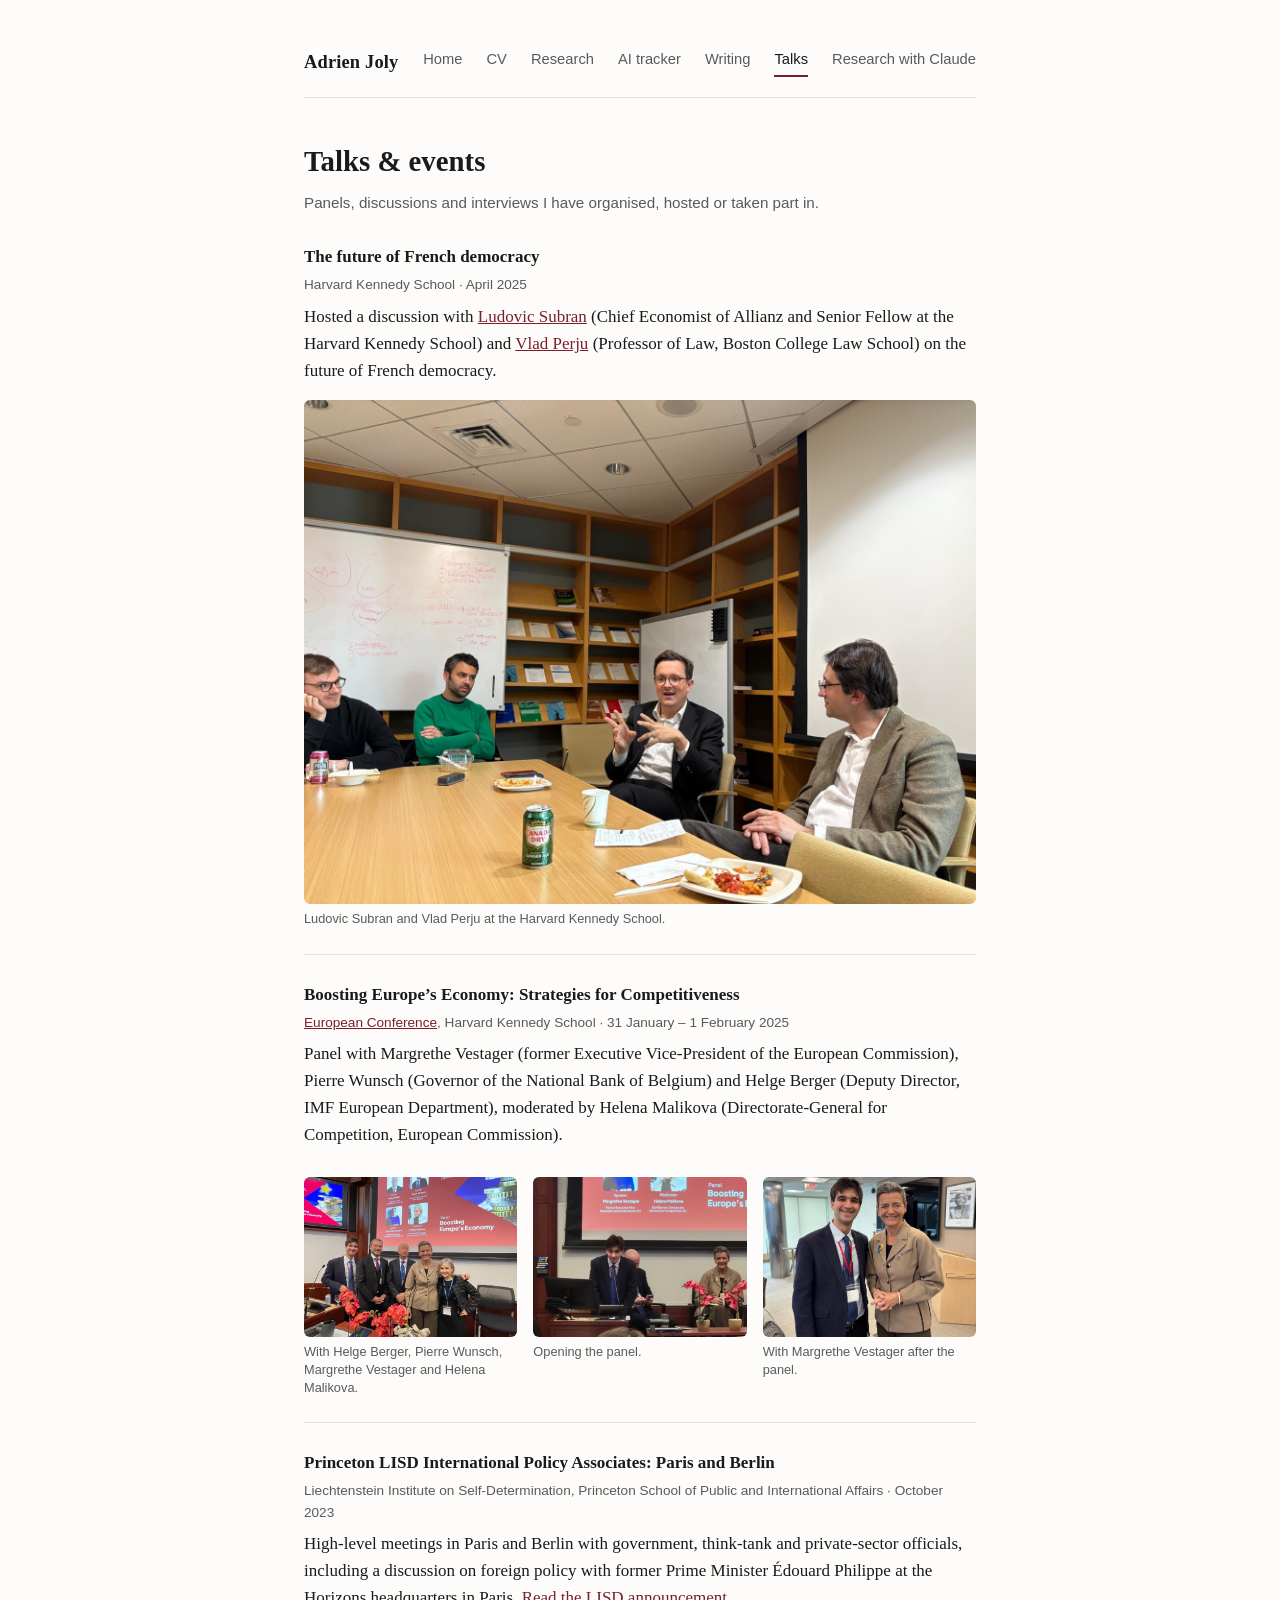
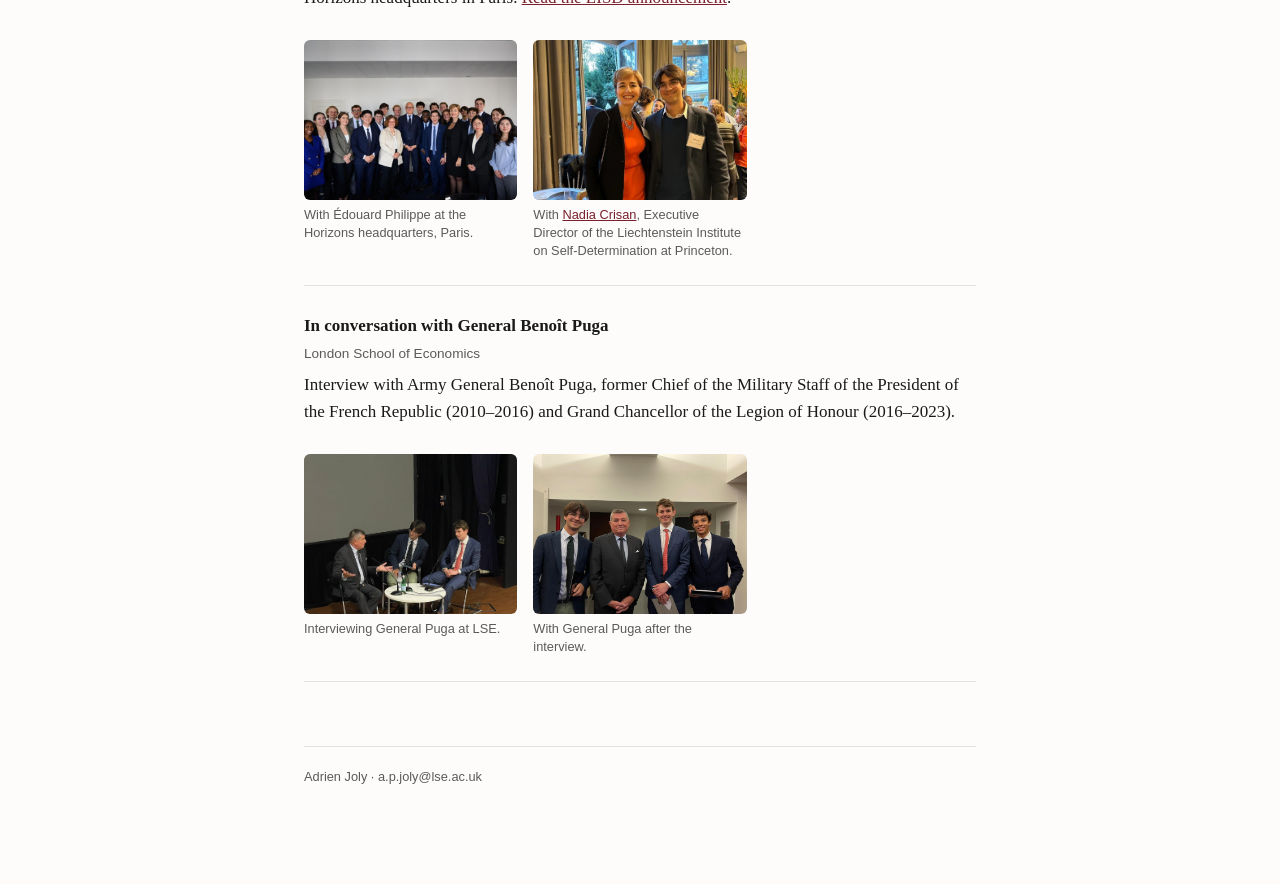
<file: talks.html>
<!DOCTYPE html>
<html lang="en">
<head>
<meta charset="UTF-8">
<meta name="viewport" content="width=device-width, initial-scale=1.0">
<title>Talks — Adrien Joly</title>
<meta name="description" content="Talks, panels and events organised or hosted by Adrien Joly.">
<link rel="icon" href="assets/favicon.svg" type="image/svg+xml">
<link rel="stylesheet" href="assets/style.css">
</head>
<body>
<div class="wrap">

  <header class="site">
    <a class="name" href="index.html">Adrien Joly</a>
    <nav class="site">
      <a href="index.html">Home</a>
      <a href="cv.html">CV</a>
      <a href="research.html">Research</a>
      <a href="https://ajoly35.github.io/gen-ai-living-review/">AI tracker</a>
      <a href="writing.html">Writing</a>
      <a href="talks.html" aria-current="page">Talks</a>
      <a href="setup.html">Research with Claude</a>
    </nav>
  </header>

  <h1>Talks &amp; events</h1>
  <p class="subtitle">Panels, discussions and interviews I have organised, hosted or taken part in.</p>

  <div class="entry">
    <div class="title">The future of French democracy</div>
    <div class="meta">Harvard Kennedy School &middot; April 2025</div>
    <p>Hosted a discussion with <a href="https://www.hks.harvard.edu/about/ludovic-subran">Ludovic Subran</a> (Chief Economist of Allianz and Senior Fellow at the Harvard Kennedy School) and <a href="https://hls.harvard.edu/faculty/vlad-perju/">Vlad Perju</a> (Professor of Law, Boston College Law School) on the future of French democracy.</p>
    <figure class="talk">
      <img src="assets/talks/hks-french-democracy-2025.jpg" alt="Ludovic Subran and Vlad Perju in discussion around a seminar table at Harvard Kennedy School" loading="lazy">
      <figcaption>Ludovic Subran and Vlad Perju at the Harvard Kennedy School.</figcaption>
    </figure>
  </div>

  <div class="entry">
    <div class="title">Boosting Europe&rsquo;s Economy: Strategies for Competitiveness</div>
    <div class="meta"><a href="https://y25.euroconf.eu/">European Conference</a>, Harvard Kennedy School &middot; 31 January &ndash; 1 February 2025</div>
    <p>Panel with Margrethe Vestager (former Executive Vice-President of the European Commission), Pierre Wunsch (Governor of the National Bank of Belgium) and Helge Berger (Deputy Director, IMF European Department), moderated by Helena Malikova (Directorate-General for Competition, European Commission).</p>
    <div class="gallery">
      <figure class="talk">
        <img src="assets/talks/euroconf-panel-2025.jpg" alt="Adrien Joly with Helge Berger, Pierre Wunsch, Margrethe Vestager and Helena Malikova in front of the panel slide" loading="lazy">
        <figcaption>With Helge Berger, Pierre Wunsch, Margrethe Vestager and Helena Malikova.</figcaption>
      </figure>
      <figure class="talk">
        <img src="assets/talks/euroconf-opening-2025.jpg" alt="Adrien Joly speaking at the lectern, Margrethe Vestager seated on the panel" loading="lazy">
        <figcaption>Opening the panel.</figcaption>
      </figure>
      <figure class="talk">
        <img src="assets/talks/euroconf-vestager-2025.jpg" alt="Adrien Joly with Margrethe Vestager" loading="lazy">
        <figcaption>With Margrethe Vestager after the panel.</figcaption>
      </figure>
    </div>
  </div>

  <div class="entry">
    <div class="title">Princeton LISD International Policy Associates: Paris and Berlin</div>
    <div class="meta">Liechtenstein Institute on Self-Determination, Princeton School of Public and International Affairs &middot; October 2023</div>
    <p>High-level meetings in Paris and Berlin with government, think-tank and private-sector officials, including a discussion on foreign policy with former Prime Minister &Eacute;douard Philippe at the Horizons headquarters in Paris. <a href="https://lisd.princeton.edu/announcements/2023/lisd-international-policy-associates-met-french-and-german-senior-officials">Read the LISD announcement</a>.</p>
    <div class="gallery">
      <figure class="talk">
        <img src="assets/talks/lisd-philippe-2023.jpg" alt="Group photo of Princeton students with Édouard Philippe" loading="lazy">
        <figcaption>With &Eacute;douard Philippe at the Horizons headquarters, Paris.</figcaption>
      </figure>
      <figure class="talk">
        <img src="assets/talks/lisd-crisan-2023.jpg" alt="Adrien Joly with Nadia Crisan" loading="lazy">
        <figcaption>With <a href="https://lisd.princeton.edu/people/nadia-crisan">Nadia Crisan</a>, Executive Director of the Liechtenstein Institute on Self-Determination at Princeton.</figcaption>
      </figure>
    </div>
  </div>

  <div class="entry">
    <div class="title">In conversation with General Beno&icirc;t Puga</div>
    <div class="meta">London School of Economics</div>
    <p>Interview with Army General Beno&icirc;t Puga, former Chief of the Military Staff of the President of the French Republic (2010&ndash;2016) and Grand Chancellor of the Legion of Honour (2016&ndash;2023).</p>
    <div class="gallery">
      <figure class="talk">
        <img src="assets/talks/lse-puga-1.jpg" alt="Interview with General Benoît Puga at LSE" loading="lazy">
        <figcaption>Interviewing General Puga at LSE.</figcaption>
      </figure>
      <figure class="talk">
        <img src="assets/talks/lse-puga-2.jpg" alt="Adrien Joly and fellow students with General Benoît Puga" loading="lazy">
        <figcaption>With General Puga after the interview.</figcaption>
      </figure>
    </div>
  </div>

  <footer class="site">
    <p>Adrien Joly &middot; a.p.joly@lse.ac.uk</p>
  </footer>

</div>
</body>
</html>
</file>
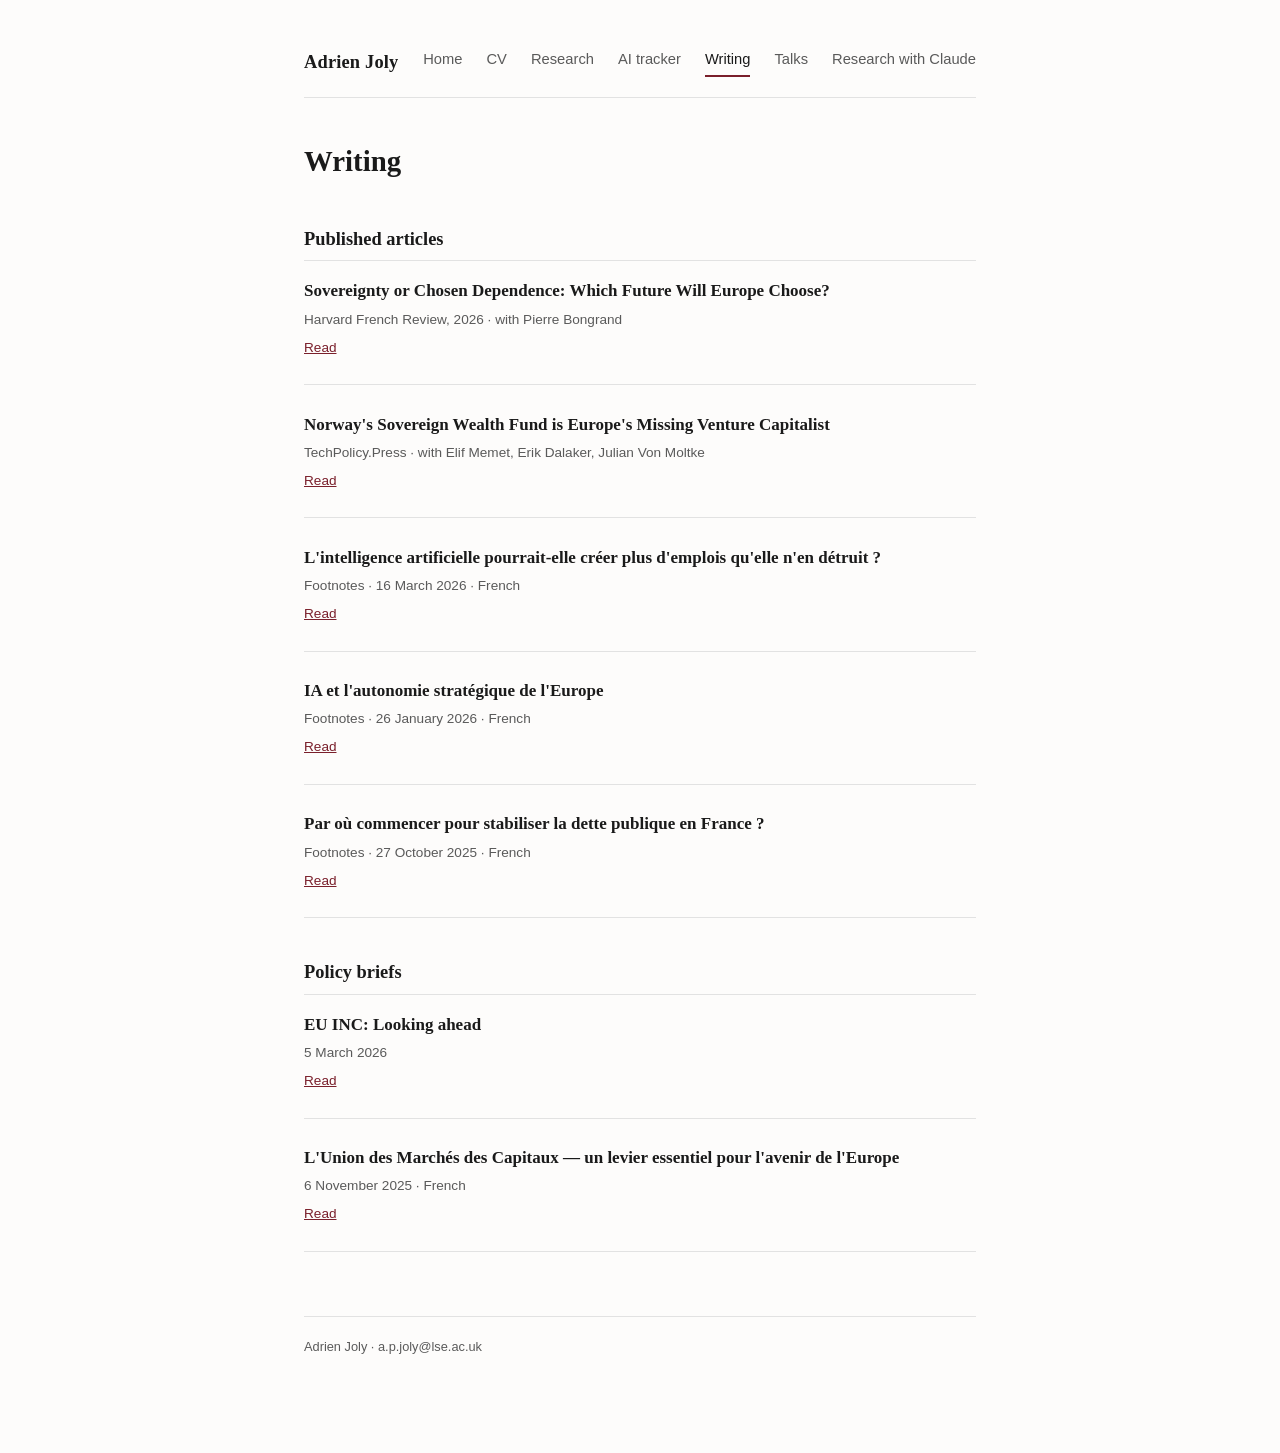
<file: writing.html>
<!DOCTYPE html>
<html lang="en">
<head>
<meta charset="UTF-8">
<meta name="viewport" content="width=device-width, initial-scale=1.0">
<title>Writing — Adrien Joly</title>
<link rel="icon" href="assets/favicon.svg" type="image/svg+xml">
<link rel="stylesheet" href="assets/style.css">
</head>
<body>
<div class="wrap">

  <header class="site">
    <a class="name" href="index.html">Adrien Joly</a>
    <nav class="site">
      <a href="index.html">Home</a>
      <a href="cv.html">CV</a>
      <a href="research.html">Research</a>
      <a href="https://ajoly35.github.io/gen-ai-living-review/">AI tracker</a>
      <a href="writing.html" aria-current="page">Writing</a>
      <a href="talks.html">Talks</a>
      <a href="setup.html">Research with Claude</a>
    </nav>
  </header>

  <h1>Writing</h1>

  <h2>Published articles</h2>

  <div class="entry">
    <div class="title">Sovereignty or Chosen Dependence: Which Future Will Europe Choose?</div>
    <div class="meta">Harvard French Review, 2026 &middot; with Pierre Bongrand</div>
    <div class="actions">
      <a href="https://harvardfrenchreview.com/sovereignty-or-chosen-dependence-which-future-will-europe-choose/">Read</a>
    </div>
  </div>

  <div class="entry">
    <div class="title">Norway's Sovereign Wealth Fund is Europe's Missing Venture Capitalist</div>
    <div class="meta">TechPolicy.Press &middot; with Elif Memet, Erik Dalaker, Julian Von Moltke</div>
    <div class="actions">
      <a href="https://www.techpolicy.press/norways-sovereign-wealth-fund-is-europes-missing-venture-capitalist/">Read</a>
    </div>
  </div>

  <div class="entry">
    <div class="title">L'intelligence artificielle pourrait-elle créer plus d'emplois qu'elle n'en détruit ?</div>
    <div class="meta">Footnotes &middot; 16 March 2026 &middot; French</div>
    <div class="actions">
      <a href="https://footnotes.kessel.media/posts/pst_98dbc1507f0448408b933e493e7407ca/lintelligence-artificielle-pourrait-elle-creer-plus-demplois-quelle-nen-detruit">Read</a>
    </div>
  </div>

  <div class="entry">
    <div class="title">IA et l'autonomie stratégique de l'Europe</div>
    <div class="meta">Footnotes &middot; 26 January 2026 &middot; French</div>
    <div class="actions">
      <a href="https://footnotes.kessel.media/posts/pst_59b61c12f6e248afb7d3d51c2f60cf69/ia-et-lautonomie-strategique-de-leurope">Read</a>
    </div>
  </div>

  <div class="entry">
    <div class="title">Par où commencer pour stabiliser la dette publique en France ?</div>
    <div class="meta">Footnotes &middot; 27 October 2025 &middot; French</div>
    <div class="actions">
      <a href="https://footnotes.kessel.media/posts/pst_5f09c57cdd7648f6b4bca6b501ff60c2/par-ou-commencer-pour-stabiliser-la-dette-publique-en-france">Read</a>
    </div>
  </div>

  <h2>Policy briefs</h2>

  <div class="entry">
    <div class="title">EU INC: Looking ahead</div>
    <div class="meta">5 March 2026</div>
    <div class="actions">
      <a href="https://drive.google.com/file/d/1hP8QiZmmEOeMZO3GH-Pnvqynouc7iMzM/view?usp=sharing">Read</a>
    </div>
  </div>

  <div class="entry">
    <div class="title">L'Union des Marchés des Capitaux — un levier essentiel pour l'avenir de l'Europe</div>
    <div class="meta">6 November 2025 &middot; French</div>
    <div class="actions">
      <a href="https://drive.google.com/file/d/195IUp0SDQCIbpD_aJg77c844neUaQaa6/view?usp=sharing">Read</a>
    </div>
  </div>

  <footer class="site">
    <p>Adrien Joly &middot; a.p.joly@lse.ac.uk</p>
  </footer>

</div>
</body>
</html>
</file>
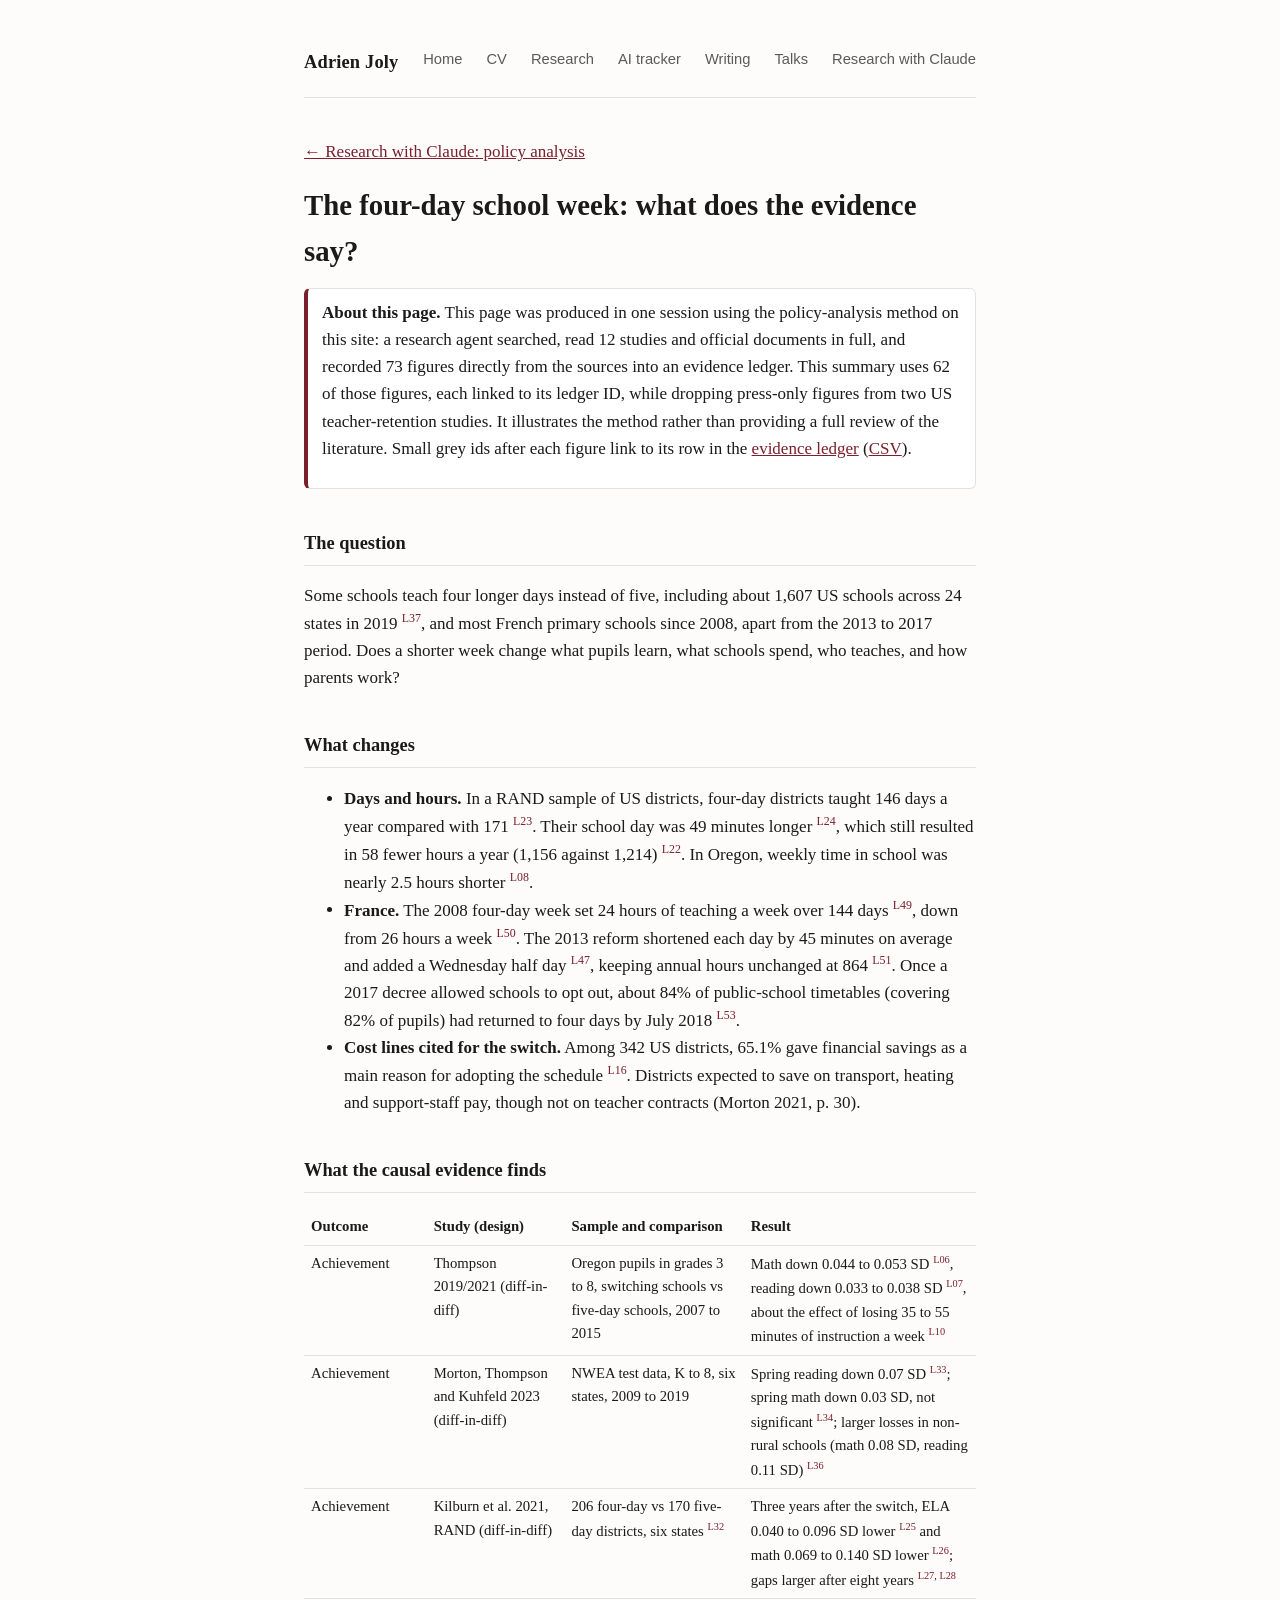
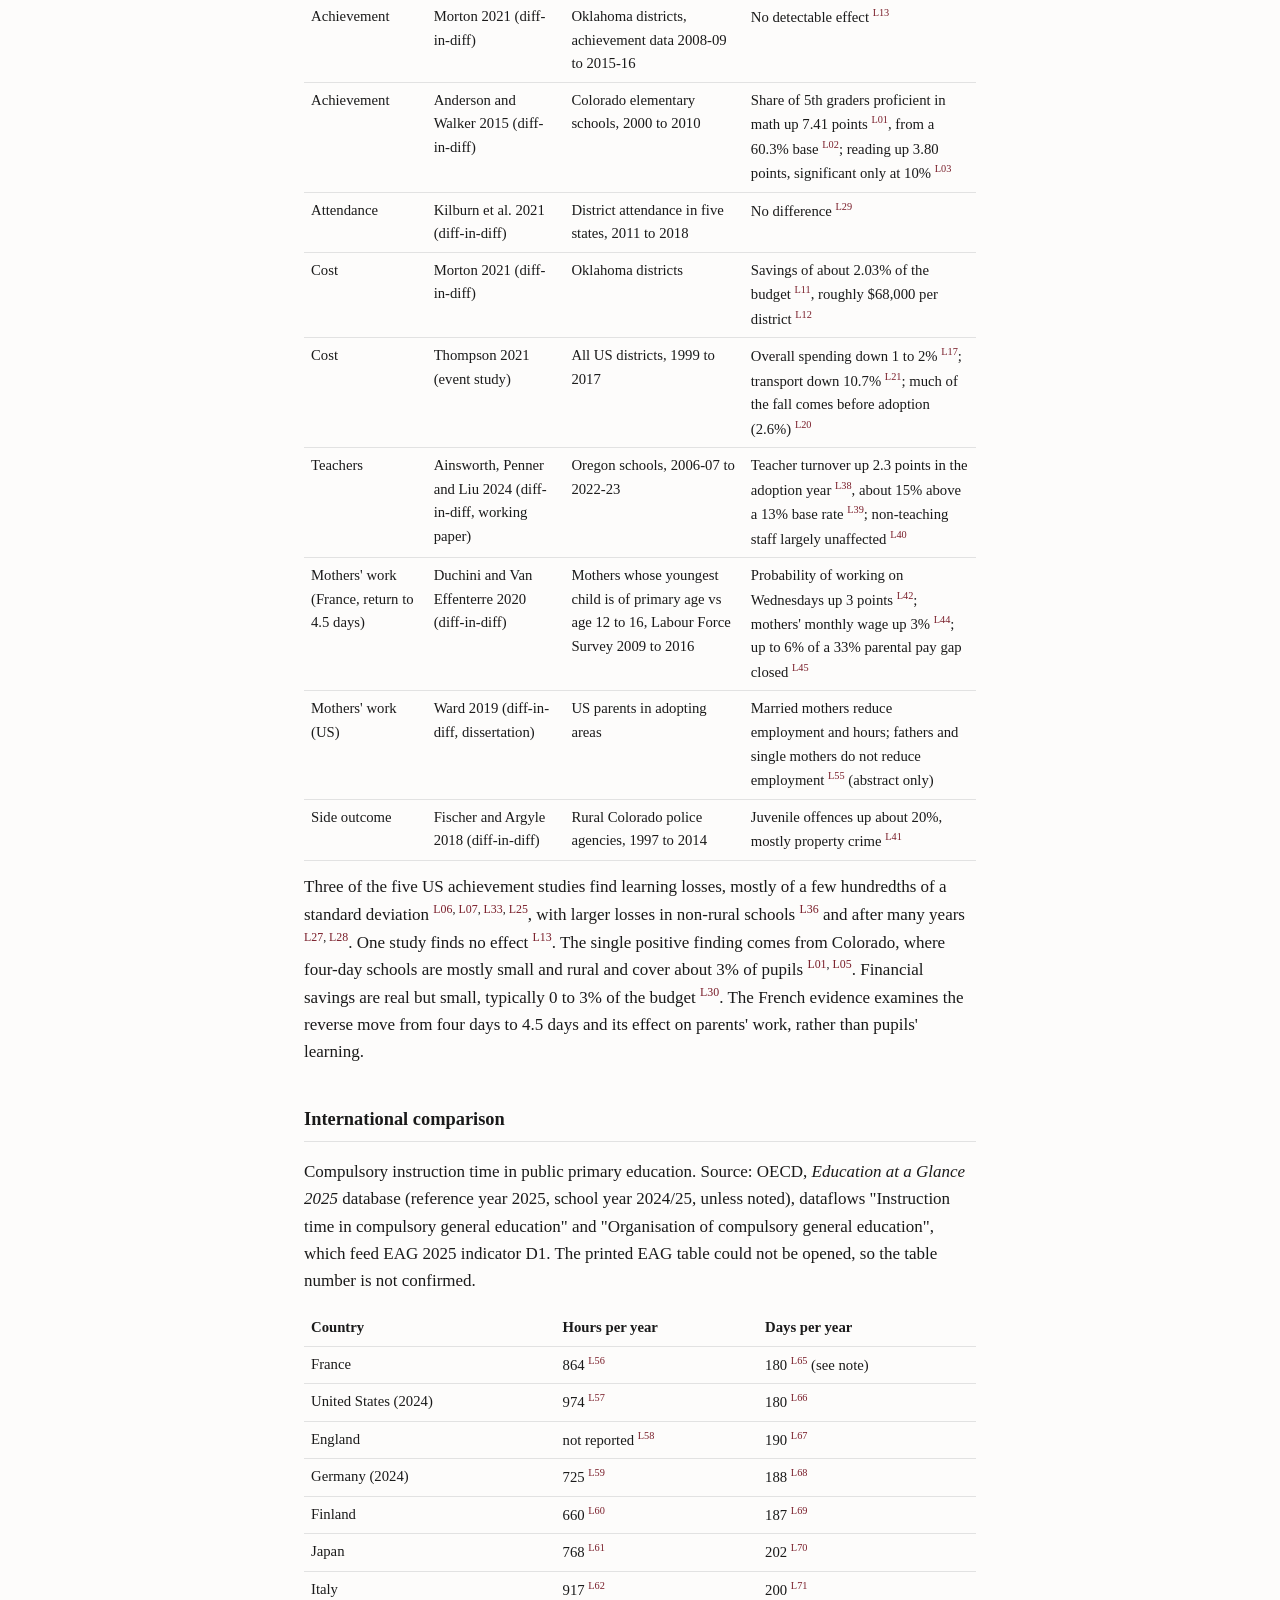
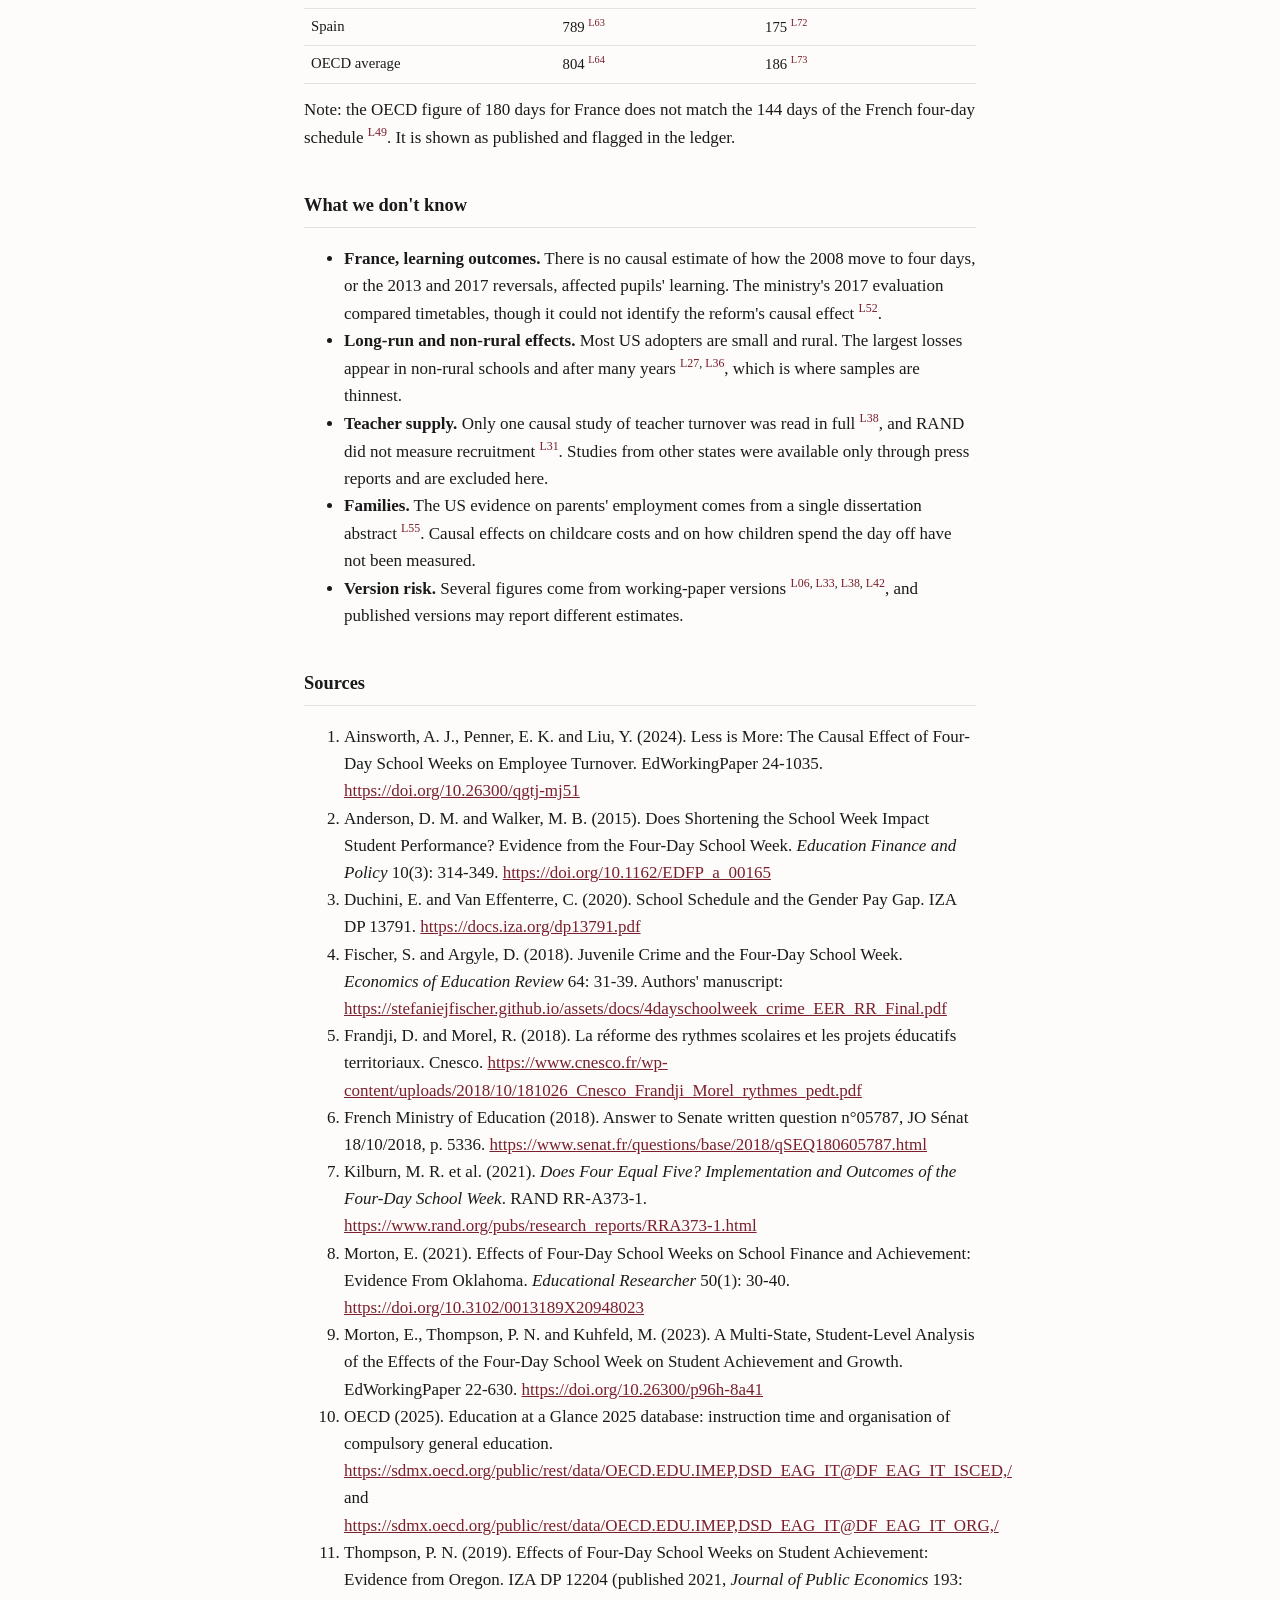
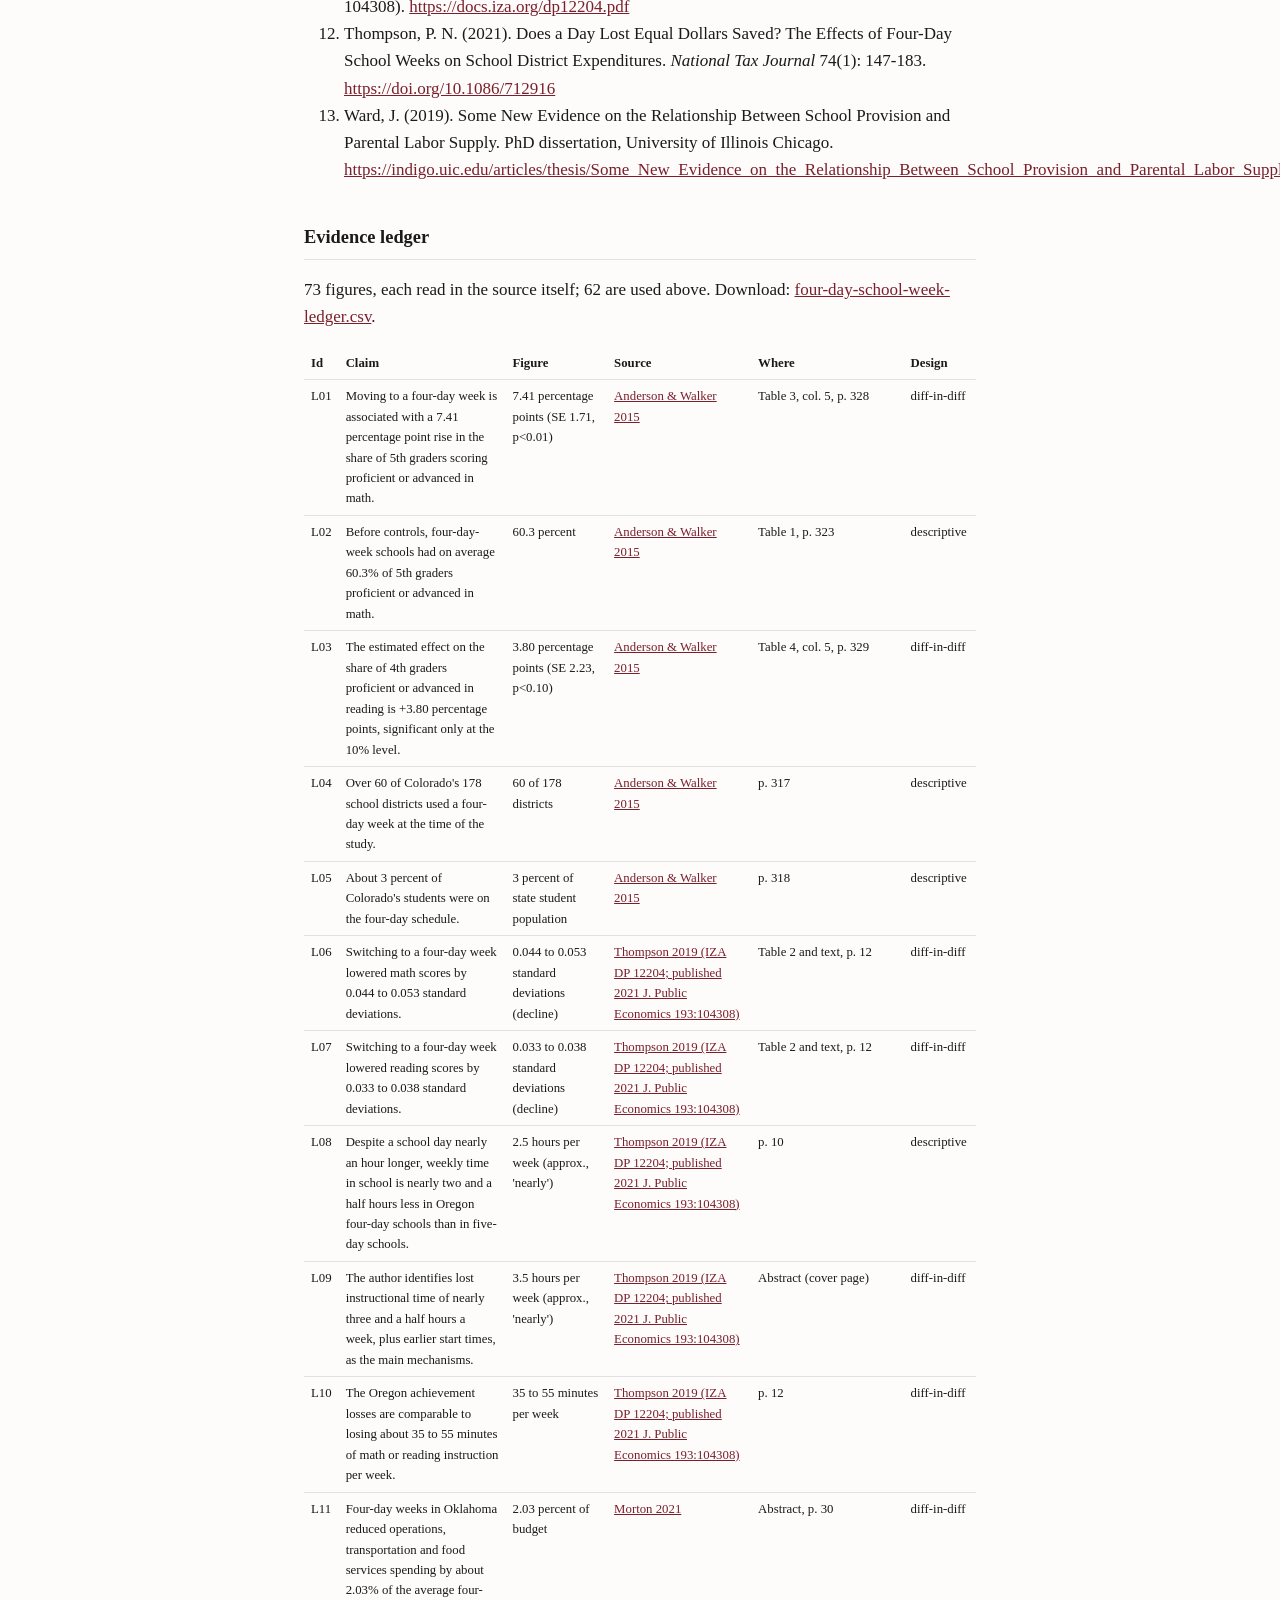
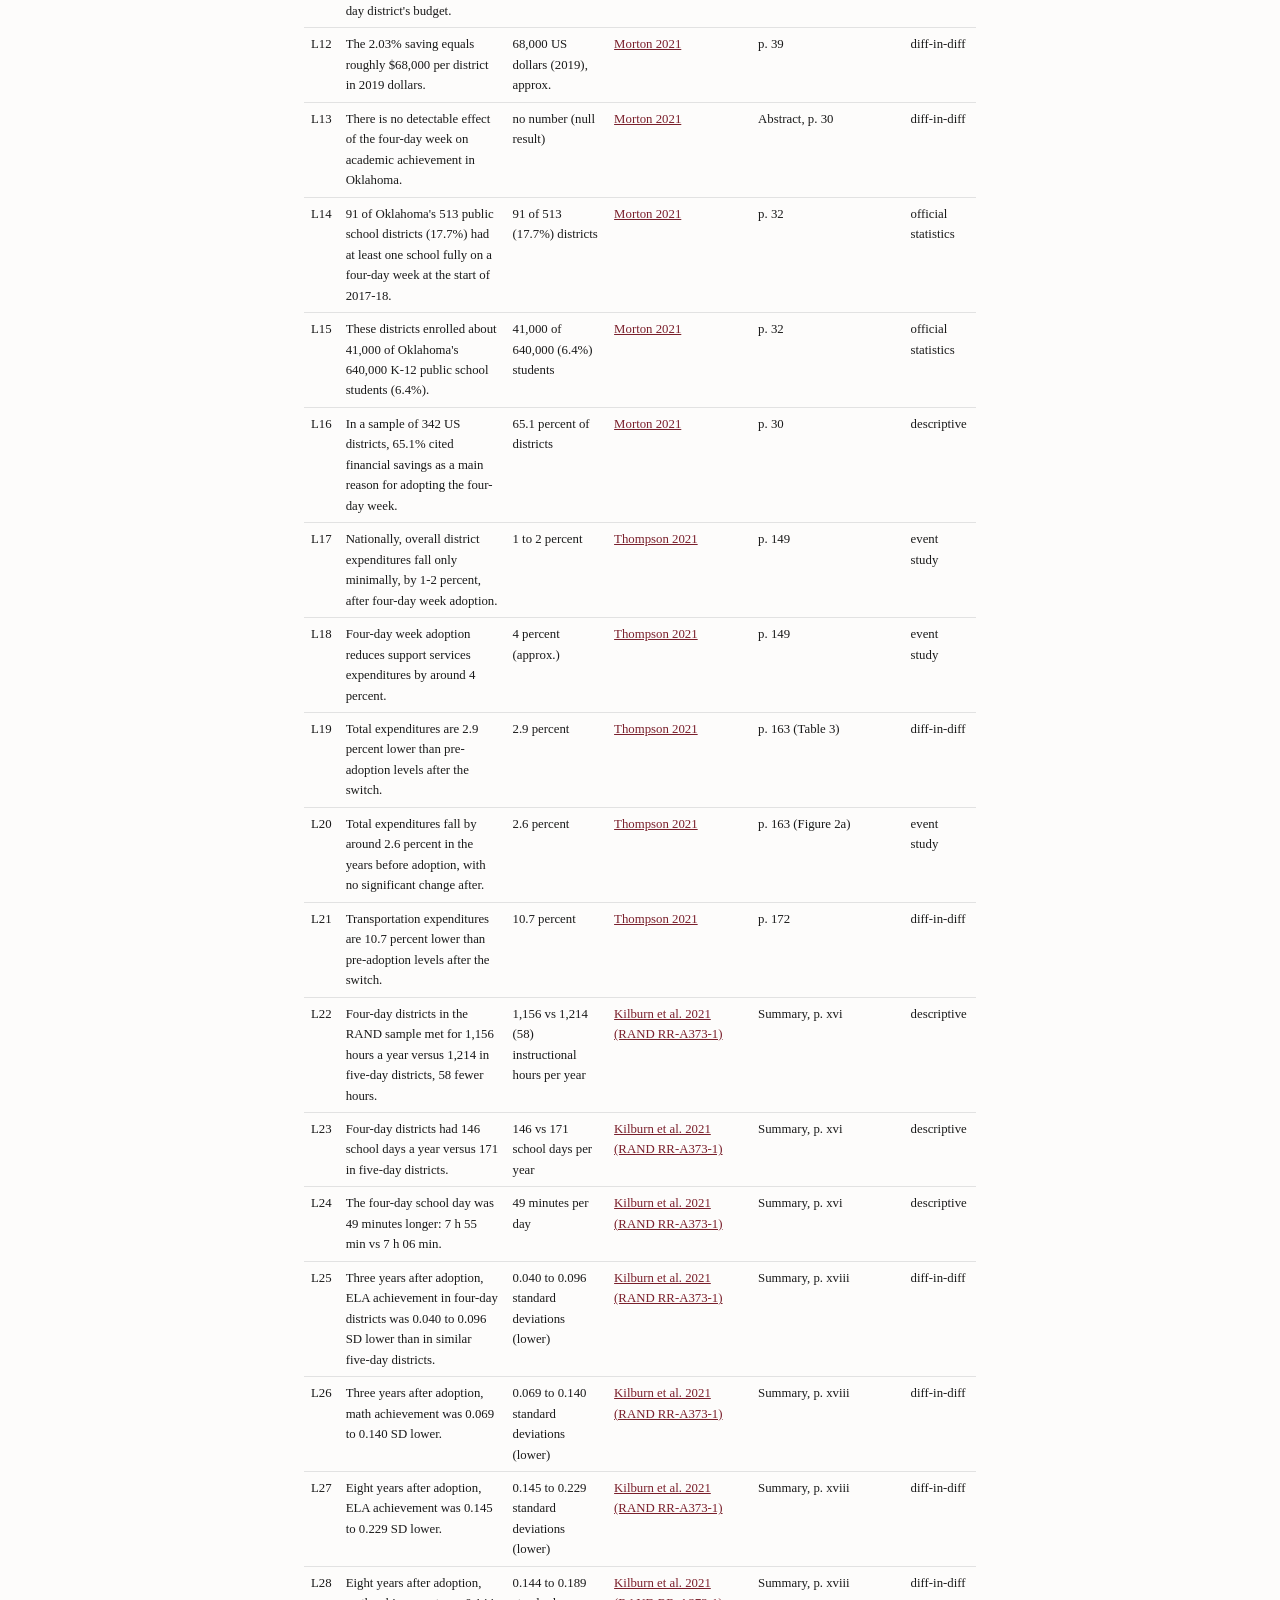
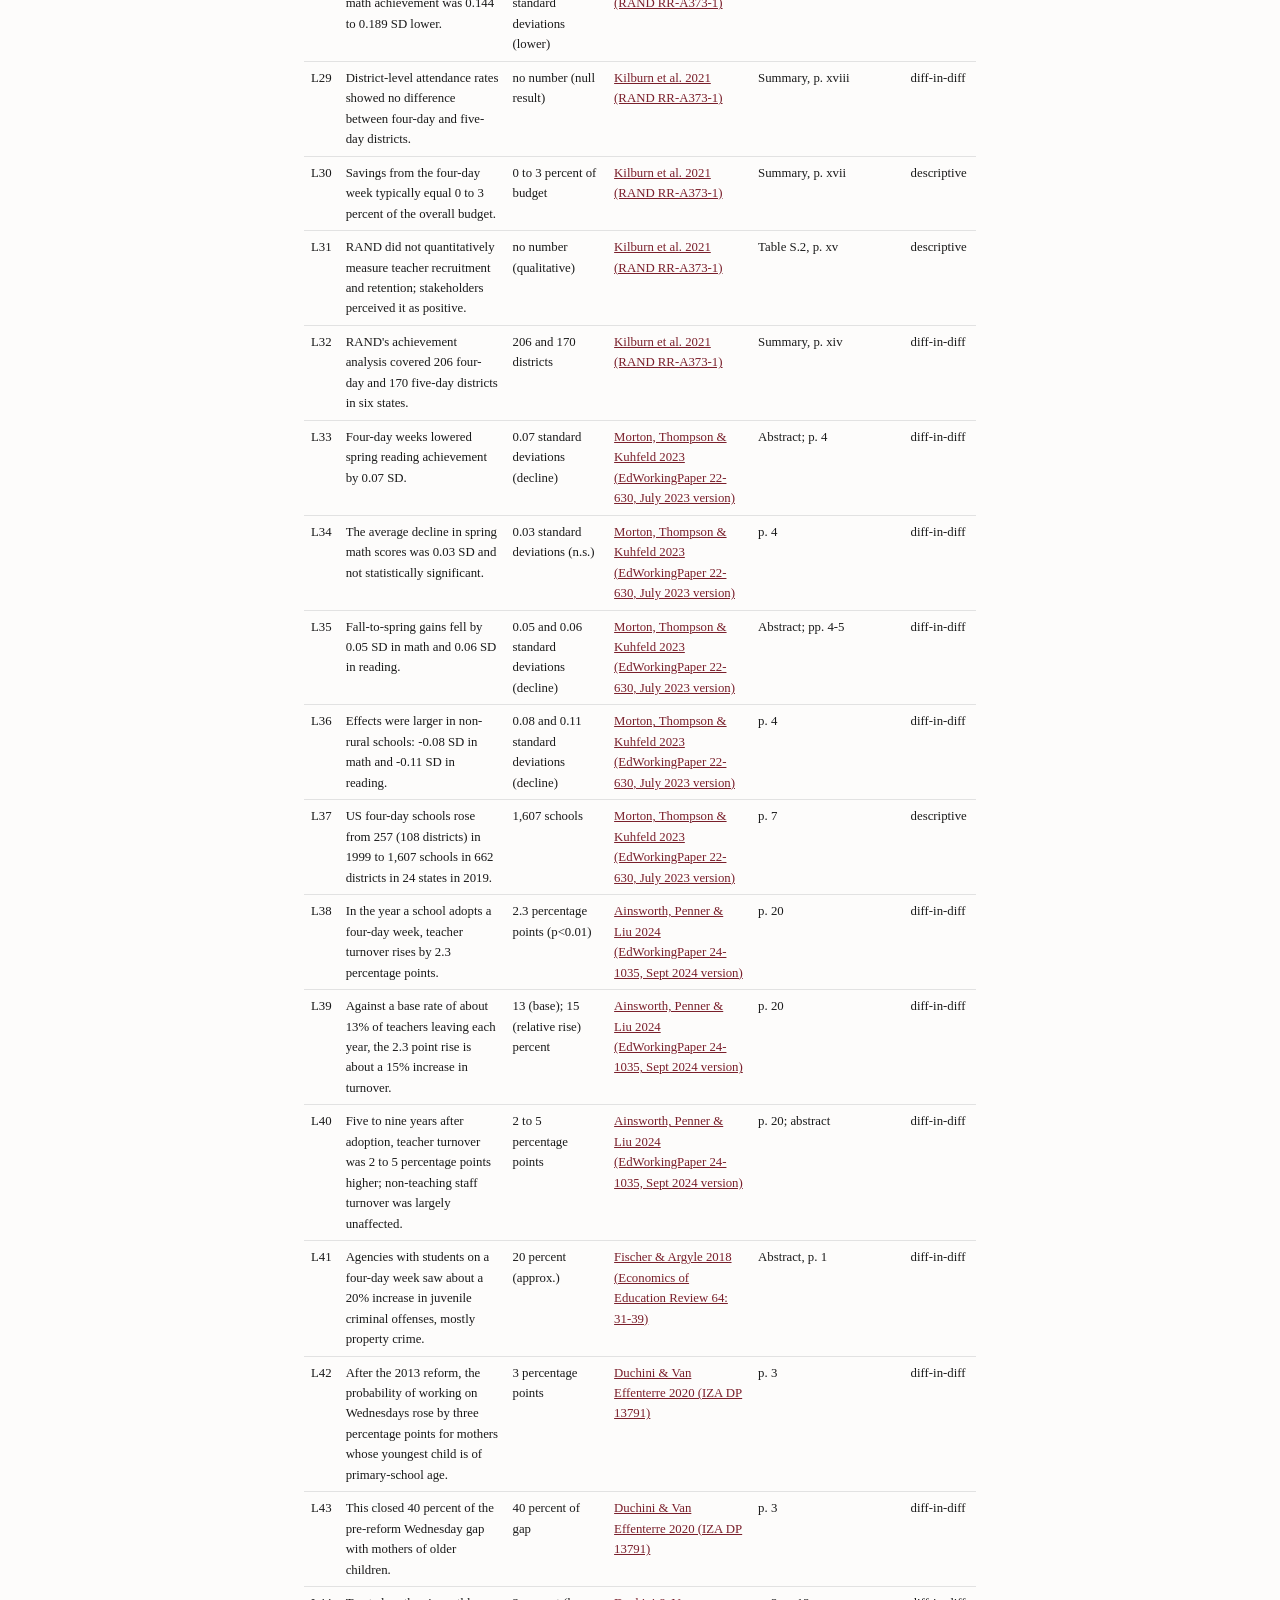
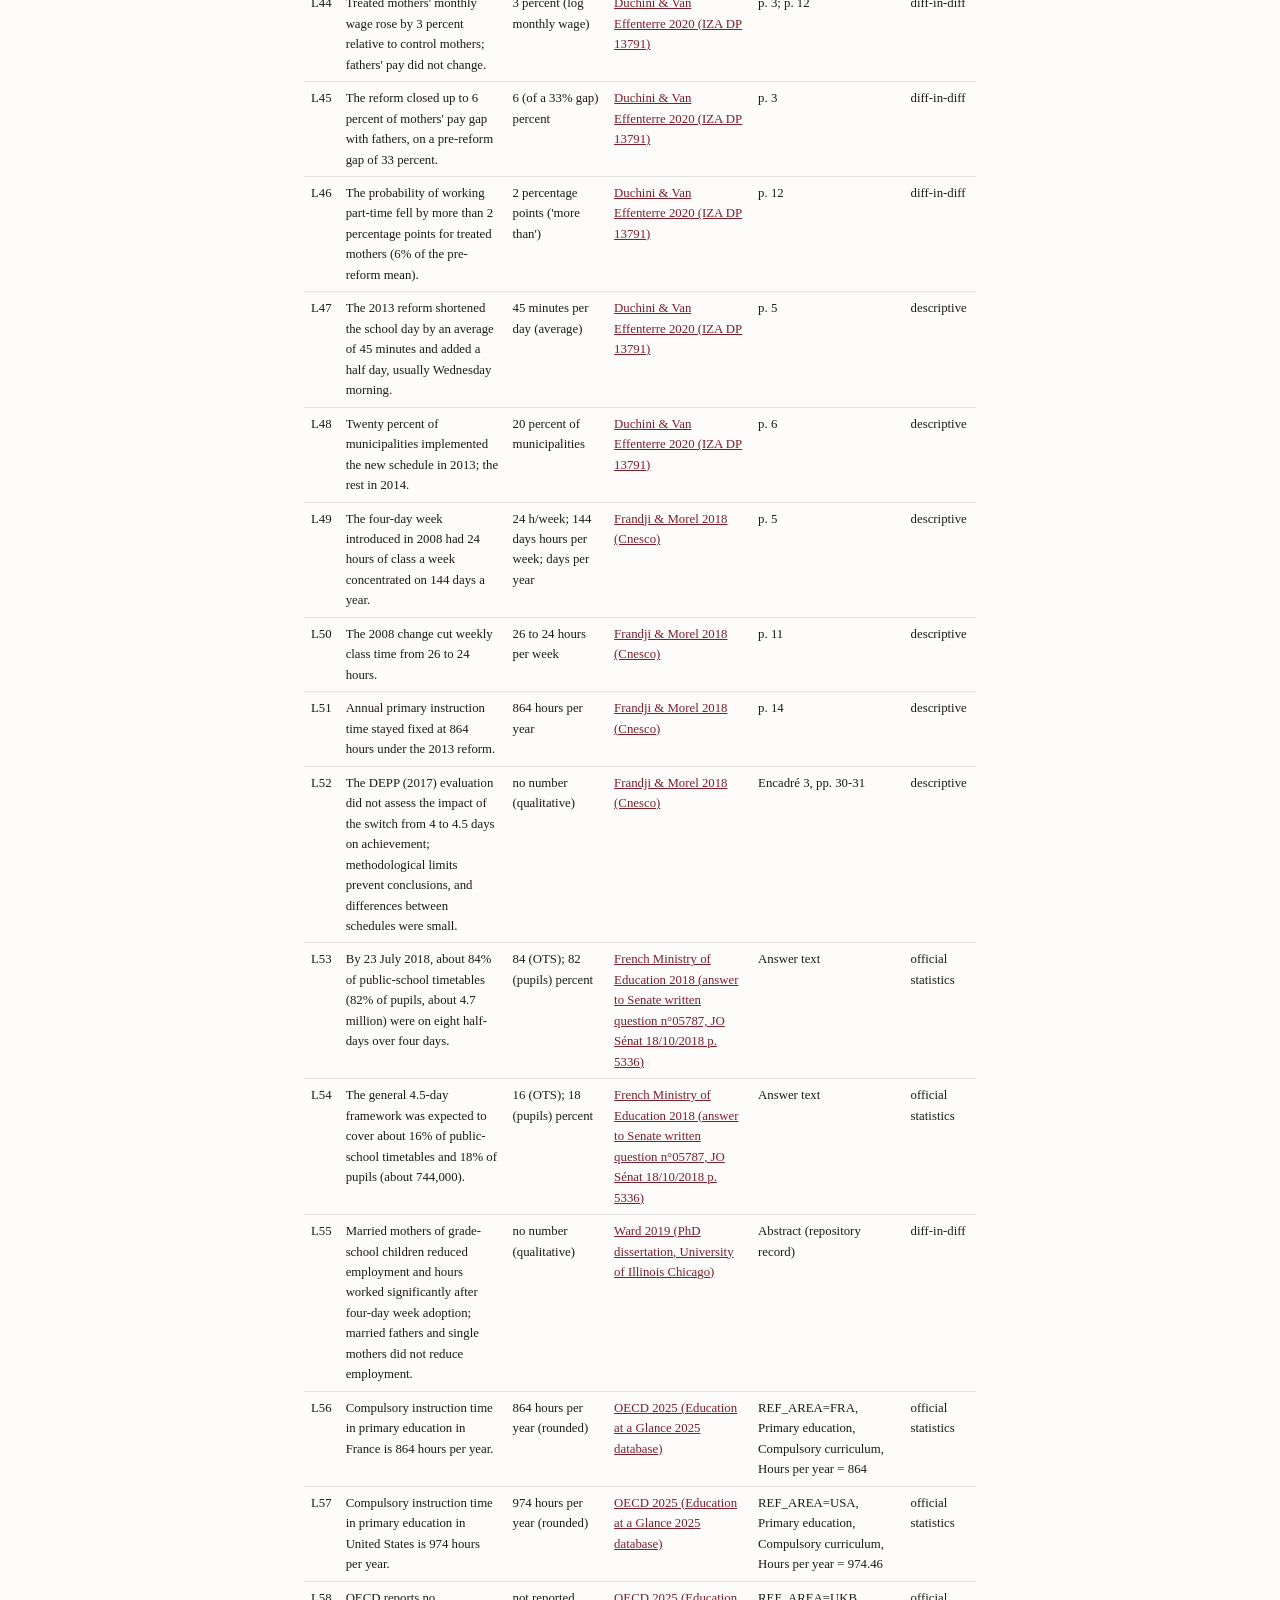
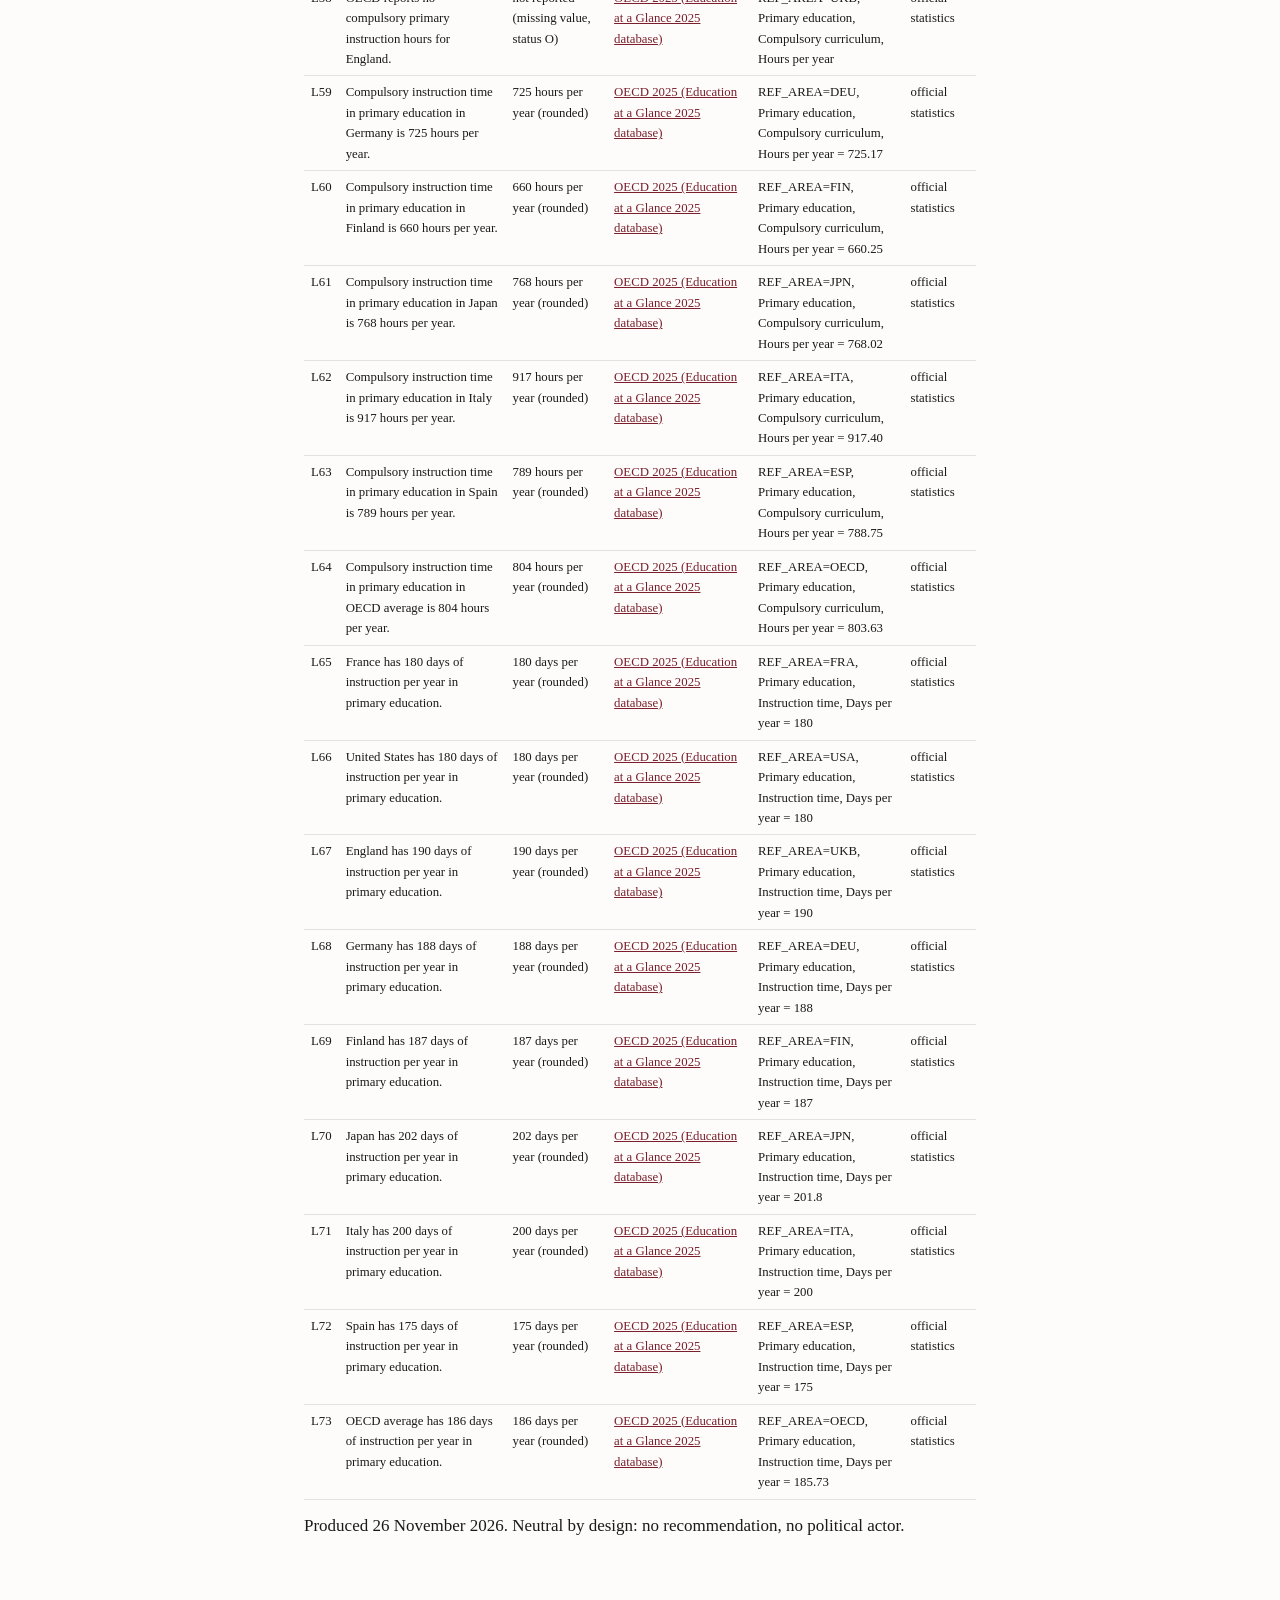
<file: demo/four-day-school-week.html>
<!DOCTYPE html>
<html lang="en">
<head>
<meta charset="UTF-8">
<meta name="viewport" content="width=device-width, initial-scale=1.0">
<title>The four-day school week: what the evidence says · Adrien Joly</title>
<meta name="description" content="A neutral evidence fiche on the four-day school week, produced with research agents and an evidence ledger: causal studies, costs, teachers, parents' work and an OECD comparison.">
<link rel="icon" href="../assets/favicon.svg" type="image/svg+xml">
<link rel="stylesheet" href="../assets/style.css">
<style>table{border-collapse:collapse;width:100%;margin:12px 0;font-size:.92rem}td,th{text-align:left;padding:6px 7px;border-bottom:1px solid var(--line);vertical-align:top}th{font-weight:600}.lid{font-size:.7em;white-space:nowrap}.lid a{text-decoration:none}.ledger{font-size:.8rem}.ledger tr:target{background:#fff4d6}.box{background:#fff;border:1px solid var(--line);border-left:4px solid var(--accent);border-radius:6px;padding:10px 14px;margin:14px 0}</style>
</head>
<body>
<div class="wrap">
  <header class="site">
    <a class="name" href="../index.html">Adrien Joly</a>
    <nav class="site">
      <a href="../index.html">Home</a>
      <a href="../cv.html">CV</a>
      <a href="../research.html">Research</a>
      <a href="https://ajoly35.github.io/gen-ai-living-review/">AI tracker</a>
      <a href="../writing.html">Writing</a>
      <a href="../talks.html">Talks</a>
      <a href="../setup.html">Research with Claude</a>
    </nav>
  </header>
<p class="small"><a href="../setup.html#policy">← Research with Claude: policy analysis</a></p>
<h1>The four-day school week: what does the evidence say?</h1>
<div class="box"><p class="small"><b>About this page.</b> This page was produced in one session using the policy-analysis method on this site: a research agent searched, read 12 studies and official documents in full, and recorded 73 figures directly from the sources into an evidence ledger. This summary uses 62 of those figures, each linked to its ledger ID, while dropping press-only figures from two US teacher-retention studies. It illustrates the method rather than providing a full review of the literature. Small grey ids after each figure link to its row in the <a href="#ledger">evidence ledger</a> (<a href="four-day-school-week-ledger.csv">CSV</a>).</p></div>
<h2>The question</h2>
<p>Some schools teach four longer days instead of five, including about 1,607 US schools across 24 states in 2019 <sup class="lid"><a href="#L37">L37</a></sup>, and most French primary schools since 2008, apart from the 2013 to 2017 period. Does a shorter week change what pupils learn, what schools spend, who teaches, and how parents work?</p>
<h2>What changes</h2>
<ul class="words"><li><b>Days and hours.</b> In a RAND sample of US districts, four-day districts taught 146 days a year compared with 171 <sup class="lid"><a href="#L23">L23</a></sup>. Their school day was 49 minutes longer <sup class="lid"><a href="#L24">L24</a></sup>, which still resulted in 58 fewer hours a year (1,156 against 1,214) <sup class="lid"><a href="#L22">L22</a></sup>. In Oregon, weekly time in school was nearly 2.5 hours shorter <sup class="lid"><a href="#L08">L08</a></sup>.</li><li><b>France.</b> The 2008 four-day week set 24 hours of teaching a week over 144 days <sup class="lid"><a href="#L49">L49</a></sup>, down from 26 hours a week <sup class="lid"><a href="#L50">L50</a></sup>. The 2013 reform shortened each day by 45 minutes on average and added a Wednesday half day <sup class="lid"><a href="#L47">L47</a></sup>, keeping annual hours unchanged at 864 <sup class="lid"><a href="#L51">L51</a></sup>. Once a 2017 decree allowed schools to opt out, about 84% of public-school timetables (covering 82% of pupils) had returned to four days by July 2018 <sup class="lid"><a href="#L53">L53</a></sup>.</li><li><b>Cost lines cited for the switch.</b> Among 342 US districts, 65.1% gave financial savings as a main reason for adopting the schedule <sup class="lid"><a href="#L16">L16</a></sup>. Districts expected to save on transport, heating and support-staff pay, though not on teacher contracts (Morton 2021, p. 30).</li></ul>
<h2>What the causal evidence finds</h2>
<table>
<tr><th>Outcome</th><th>Study (design)</th><th>Sample and comparison</th><th>Result</th></tr>
<tr><td>Achievement</td><td>Thompson 2019/2021 (diff-in-diff)</td><td>Oregon pupils in grades 3 to 8, switching schools vs five-day schools, 2007 to 2015</td><td>Math down 0.044 to 0.053 SD <sup class="lid"><a href="#L06">L06</a></sup>, reading down 0.033 to 0.038 SD <sup class="lid"><a href="#L07">L07</a></sup>, about the effect of losing 35 to 55 minutes of instruction a week <sup class="lid"><a href="#L10">L10</a></sup></td></tr>
<tr><td>Achievement</td><td>Morton, Thompson and Kuhfeld 2023 (diff-in-diff)</td><td>NWEA test data, K to 8, six states, 2009 to 2019</td><td>Spring reading down 0.07 SD <sup class="lid"><a href="#L33">L33</a></sup>; spring math down 0.03 SD, not significant <sup class="lid"><a href="#L34">L34</a></sup>; larger losses in non-rural schools (math 0.08 SD, reading 0.11 SD) <sup class="lid"><a href="#L36">L36</a></sup></td></tr>
<tr><td>Achievement</td><td>Kilburn et al. 2021, RAND (diff-in-diff)</td><td>206 four-day vs 170 five-day districts, six states <sup class="lid"><a href="#L32">L32</a></sup></td><td>Three years after the switch, ELA 0.040 to 0.096 SD lower <sup class="lid"><a href="#L25">L25</a></sup> and math 0.069 to 0.140 SD lower <sup class="lid"><a href="#L26">L26</a></sup>; gaps larger after eight years <sup class="lid"><a href="#L27">L27</a>, <a href="#L28">L28</a></sup></td></tr>
<tr><td>Achievement</td><td>Morton 2021 (diff-in-diff)</td><td>Oklahoma districts, achievement data 2008-09 to 2015-16</td><td>No detectable effect <sup class="lid"><a href="#L13">L13</a></sup></td></tr>
<tr><td>Achievement</td><td>Anderson and Walker 2015 (diff-in-diff)</td><td>Colorado elementary schools, 2000 to 2010</td><td>Share of 5th graders proficient in math up 7.41 points <sup class="lid"><a href="#L01">L01</a></sup>, from a 60.3% base <sup class="lid"><a href="#L02">L02</a></sup>; reading up 3.80 points, significant only at 10% <sup class="lid"><a href="#L03">L03</a></sup></td></tr>
<tr><td>Attendance</td><td>Kilburn et al. 2021 (diff-in-diff)</td><td>District attendance in five states, 2011 to 2018</td><td>No difference <sup class="lid"><a href="#L29">L29</a></sup></td></tr>
<tr><td>Cost</td><td>Morton 2021 (diff-in-diff)</td><td>Oklahoma districts</td><td>Savings of about 2.03% of the budget <sup class="lid"><a href="#L11">L11</a></sup>, roughly $68,000 per district <sup class="lid"><a href="#L12">L12</a></sup></td></tr>
<tr><td>Cost</td><td>Thompson 2021 (event study)</td><td>All US districts, 1999 to 2017</td><td>Overall spending down 1 to 2% <sup class="lid"><a href="#L17">L17</a></sup>; transport down 10.7% <sup class="lid"><a href="#L21">L21</a></sup>; much of the fall comes before adoption (2.6%) <sup class="lid"><a href="#L20">L20</a></sup></td></tr>
<tr><td>Teachers</td><td>Ainsworth, Penner and Liu 2024 (diff-in-diff, working paper)</td><td>Oregon schools, 2006-07 to 2022-23</td><td>Teacher turnover up 2.3 points in the adoption year <sup class="lid"><a href="#L38">L38</a></sup>, about 15% above a 13% base rate <sup class="lid"><a href="#L39">L39</a></sup>; non-teaching staff largely unaffected <sup class="lid"><a href="#L40">L40</a></sup></td></tr>
<tr><td>Mothers' work (France, return to 4.5 days)</td><td>Duchini and Van Effenterre 2020 (diff-in-diff)</td><td>Mothers whose youngest child is of primary age vs age 12 to 16, Labour Force Survey 2009 to 2016</td><td>Probability of working on Wednesdays up 3 points <sup class="lid"><a href="#L42">L42</a></sup>; mothers' monthly wage up 3% <sup class="lid"><a href="#L44">L44</a></sup>; up to 6% of a 33% parental pay gap closed <sup class="lid"><a href="#L45">L45</a></sup></td></tr>
<tr><td>Mothers' work (US)</td><td>Ward 2019 (diff-in-diff, dissertation)</td><td>US parents in adopting areas</td><td>Married mothers reduce employment and hours; fathers and single mothers do not reduce employment <sup class="lid"><a href="#L55">L55</a></sup> (abstract only)</td></tr>
<tr><td>Side outcome</td><td>Fischer and Argyle 2018 (diff-in-diff)</td><td>Rural Colorado police agencies, 1997 to 2014</td><td>Juvenile offences up about 20%, mostly property crime <sup class="lid"><a href="#L41">L41</a></sup></td></tr>
</table>
<p>Three of the five US achievement studies find learning losses, mostly of a few hundredths of a standard deviation <sup class="lid"><a href="#L06">L06</a>, <a href="#L07">L07</a>, <a href="#L33">L33</a>, <a href="#L25">L25</a></sup>, with larger losses in non-rural schools <sup class="lid"><a href="#L36">L36</a></sup> and after many years <sup class="lid"><a href="#L27">L27</a>, <a href="#L28">L28</a></sup>. One study finds no effect <sup class="lid"><a href="#L13">L13</a></sup>. The single positive finding comes from Colorado, where four-day schools are mostly small and rural and cover about 3% of pupils <sup class="lid"><a href="#L01">L01</a>, <a href="#L05">L05</a></sup>. Financial savings are real but small, typically 0 to 3% of the budget <sup class="lid"><a href="#L30">L30</a></sup>. The French evidence examines the reverse move from four days to 4.5 days and its effect on parents' work, rather than pupils' learning.</p>
<h2>International comparison</h2>
<p class="small">Compulsory instruction time in public primary education. Source: OECD, <i>Education at a Glance 2025</i> database (reference year 2025, school year 2024/25, unless noted), dataflows "Instruction time in compulsory general education" and "Organisation of compulsory general education", which feed EAG 2025 indicator D1. The printed EAG table could not be opened, so the table number is not confirmed.</p>
<table>
<tr><th>Country</th><th>Hours per year</th><th>Days per year</th></tr>
<tr><td>France</td><td>864 <sup class="lid"><a href="#L56">L56</a></sup></td><td>180 <sup class="lid"><a href="#L65">L65</a></sup> (see note)</td></tr>
<tr><td>United States (2024)</td><td>974 <sup class="lid"><a href="#L57">L57</a></sup></td><td>180 <sup class="lid"><a href="#L66">L66</a></sup></td></tr>
<tr><td>England</td><td>not reported <sup class="lid"><a href="#L58">L58</a></sup></td><td>190 <sup class="lid"><a href="#L67">L67</a></sup></td></tr>
<tr><td>Germany (2024)</td><td>725 <sup class="lid"><a href="#L59">L59</a></sup></td><td>188 <sup class="lid"><a href="#L68">L68</a></sup></td></tr>
<tr><td>Finland</td><td>660 <sup class="lid"><a href="#L60">L60</a></sup></td><td>187 <sup class="lid"><a href="#L69">L69</a></sup></td></tr>
<tr><td>Japan</td><td>768 <sup class="lid"><a href="#L61">L61</a></sup></td><td>202 <sup class="lid"><a href="#L70">L70</a></sup></td></tr>
<tr><td>Italy</td><td>917 <sup class="lid"><a href="#L62">L62</a></sup></td><td>200 <sup class="lid"><a href="#L71">L71</a></sup></td></tr>
<tr><td>Spain</td><td>789 <sup class="lid"><a href="#L63">L63</a></sup></td><td>175 <sup class="lid"><a href="#L72">L72</a></sup></td></tr>
<tr><td>OECD average</td><td>804 <sup class="lid"><a href="#L64">L64</a></sup></td><td>186 <sup class="lid"><a href="#L73">L73</a></sup></td></tr>
</table>
<p class="small">Note: the OECD figure of 180 days for France does not match the 144 days of the French four-day schedule <sup class="lid"><a href="#L49">L49</a></sup>. It is shown as published and flagged in the ledger.</p>
<h2>What we don't know</h2>
<ul class="words"><li><b>France, learning outcomes.</b> There is no causal estimate of how the 2008 move to four days, or the 2013 and 2017 reversals, affected pupils' learning. The ministry's 2017 evaluation compared timetables, though it could not identify the reform's causal effect <sup class="lid"><a href="#L52">L52</a></sup>.</li><li><b>Long-run and non-rural effects.</b> Most US adopters are small and rural. The largest losses appear in non-rural schools and after many years <sup class="lid"><a href="#L27">L27</a>, <a href="#L36">L36</a></sup>, which is where samples are thinnest.</li><li><b>Teacher supply.</b> Only one causal study of teacher turnover was read in full <sup class="lid"><a href="#L38">L38</a></sup>, and RAND did not measure recruitment <sup class="lid"><a href="#L31">L31</a></sup>. Studies from other states were available only through press reports and are excluded here.</li><li><b>Families.</b> The US evidence on parents' employment comes from a single dissertation abstract <sup class="lid"><a href="#L55">L55</a></sup>. Causal effects on childcare costs and on how children spend the day off have not been measured.</li><li><b>Version risk.</b> Several figures come from working-paper versions <sup class="lid"><a href="#L06">L06</a>, <a href="#L33">L33</a>, <a href="#L38">L38</a>, <a href="#L42">L42</a></sup>, and published versions may report different estimates.</li></ul>
<h2>Sources</h2>
<ol class="words small"><li>Ainsworth, A. J., Penner, E. K. and Liu, Y. (2024). Less is More: The Causal Effect of Four-Day School Weeks on Employee Turnover. EdWorkingPaper 24-1035. <a href="https://doi.org/10.26300/qgtj-mj51">https://doi.org/10.26300/qgtj-mj51</a></li><li>Anderson, D. M. and Walker, M. B. (2015). Does Shortening the School Week Impact Student Performance? Evidence from the Four-Day School Week. <i>Education Finance and Policy</i> 10(3): 314-349. <a href="https://doi.org/10.1162/EDFP_a_00165">https://doi.org/10.1162/EDFP_a_00165</a></li><li>Duchini, E. and Van Effenterre, C. (2020). School Schedule and the Gender Pay Gap. IZA DP 13791. <a href="https://docs.iza.org/dp13791.pdf">https://docs.iza.org/dp13791.pdf</a></li><li>Fischer, S. and Argyle, D. (2018). Juvenile Crime and the Four-Day School Week. <i>Economics of Education Review</i> 64: 31-39. Authors' manuscript: <a href="https://stefaniejfischer.github.io/assets/docs/4dayschoolweek_crime_EER_RR_Final.pdf">https://stefaniejfischer.github.io/assets/docs/4dayschoolweek_crime_EER_RR_Final.pdf</a></li><li>Frandji, D. and Morel, R. (2018). La réforme des rythmes scolaires et les projets éducatifs territoriaux. Cnesco. <a href="https://www.cnesco.fr/wp-content/uploads/2018/10/181026_Cnesco_Frandji_Morel_rythmes_pedt.pdf">https://www.cnesco.fr/wp-content/uploads/2018/10/181026_Cnesco_Frandji_Morel_rythmes_pedt.pdf</a></li><li>French Ministry of Education (2018). Answer to Senate written question n°05787, JO Sénat 18/10/2018, p. 5336. <a href="https://www.senat.fr/questions/base/2018/qSEQ180605787.html">https://www.senat.fr/questions/base/2018/qSEQ180605787.html</a></li><li>Kilburn, M. R. et al. (2021). <i>Does Four Equal Five? Implementation and Outcomes of the Four-Day School Week</i>. RAND RR-A373-1. <a href="https://www.rand.org/pubs/research_reports/RRA373-1.html">https://www.rand.org/pubs/research_reports/RRA373-1.html</a></li><li>Morton, E. (2021). Effects of Four-Day School Weeks on School Finance and Achievement: Evidence From Oklahoma. <i>Educational Researcher</i> 50(1): 30-40. <a href="https://doi.org/10.3102/0013189X20948023">https://doi.org/10.3102/0013189X20948023</a></li><li>Morton, E., Thompson, P. N. and Kuhfeld, M. (2023). A Multi-State, Student-Level Analysis of the Effects of the Four-Day School Week on Student Achievement and Growth. EdWorkingPaper 22-630. <a href="https://doi.org/10.26300/p96h-8a41">https://doi.org/10.26300/p96h-8a41</a></li><li>OECD (2025). Education at a Glance 2025 database: instruction time and organisation of compulsory general education. <a href="https://sdmx.oecd.org/public/rest/data/OECD.EDU.IMEP,DSD_EAG_IT@DF_EAG_IT_ISCED,/">https://sdmx.oecd.org/public/rest/data/OECD.EDU.IMEP,DSD_EAG_IT@DF_EAG_IT_ISCED,/</a> and <a href="https://sdmx.oecd.org/public/rest/data/OECD.EDU.IMEP,DSD_EAG_IT@DF_EAG_IT_ORG,/">https://sdmx.oecd.org/public/rest/data/OECD.EDU.IMEP,DSD_EAG_IT@DF_EAG_IT_ORG,/</a></li><li>Thompson, P. N. (2019). Effects of Four-Day School Weeks on Student Achievement: Evidence from Oregon. IZA DP 12204 (published 2021, <i>Journal of Public Economics</i> 193: 104308). <a href="https://docs.iza.org/dp12204.pdf">https://docs.iza.org/dp12204.pdf</a></li><li>Thompson, P. N. (2021). Does a Day Lost Equal Dollars Saved? The Effects of Four-Day School Weeks on School District Expenditures. <i>National Tax Journal</i> 74(1): 147-183. <a href="https://doi.org/10.1086/712916">https://doi.org/10.1086/712916</a></li><li>Ward, J. (2019). Some New Evidence on the Relationship Between School Provision and Parental Labor Supply. PhD dissertation, University of Illinois Chicago. <a href="https://indigo.uic.edu/articles/thesis/Some_New_Evidence_on_the_Relationship_Between_School_Provision_and_Parental_Labor_Supply/12481811">https://indigo.uic.edu/articles/thesis/Some_New_Evidence_on_the_Relationship_Between_School_Provision_and_Parental_Labor_Supply/12481811</a></li></ol>
<h2 id="ledger">Evidence ledger</h2>
<p class="small">73 figures, each read in the source itself; 62 are used above. Download: <a href="four-day-school-week-ledger.csv">four-day-school-week-ledger.csv</a>.</p>
<table class="ledger">
<tr><th>Id</th><th>Claim</th><th>Figure</th><th>Source</th><th>Where</th><th>Design</th></tr>
<tr id="L01"><td>L01</td><td>Moving to a four-day week is associated with a 7.41 percentage point rise in the share of 5th graders scoring proficient or advanced in math.</td><td>7.41 percentage points (SE 1.71, p&lt;0.01)</td><td><a href="https://doi.org/10.1162/EDFP_a_00165">Anderson &amp; Walker 2015</a></td><td>Table 3, col. 5, p. 328</td><td>diff-in-diff</td></tr>
<tr id="L02"><td>L02</td><td>Before controls, four-day-week schools had on average 60.3% of 5th graders proficient or advanced in math.</td><td>60.3 percent</td><td><a href="https://doi.org/10.1162/EDFP_a_00165">Anderson &amp; Walker 2015</a></td><td>Table 1, p. 323</td><td>descriptive</td></tr>
<tr id="L03"><td>L03</td><td>The estimated effect on the share of 4th graders proficient or advanced in reading is +3.80 percentage points, significant only at the 10% level.</td><td>3.80 percentage points (SE 2.23, p&lt;0.10)</td><td><a href="https://doi.org/10.1162/EDFP_a_00165">Anderson &amp; Walker 2015</a></td><td>Table 4, col. 5, p. 329</td><td>diff-in-diff</td></tr>
<tr id="L04"><td>L04</td><td>Over 60 of Colorado&#x27;s 178 school districts used a four-day week at the time of the study.</td><td>60 of 178 districts</td><td><a href="https://doi.org/10.1162/EDFP_a_00165">Anderson &amp; Walker 2015</a></td><td>p. 317</td><td>descriptive</td></tr>
<tr id="L05"><td>L05</td><td>About 3 percent of Colorado&#x27;s students were on the four-day schedule.</td><td>3 percent of state student population</td><td><a href="https://doi.org/10.1162/EDFP_a_00165">Anderson &amp; Walker 2015</a></td><td>p. 318</td><td>descriptive</td></tr>
<tr id="L06"><td>L06</td><td>Switching to a four-day week lowered math scores by 0.044 to 0.053 standard deviations.</td><td>0.044 to 0.053 standard deviations (decline)</td><td><a href="https://docs.iza.org/dp12204.pdf">Thompson 2019 (IZA DP 12204; published 2021 J. Public Economics 193:104308)</a></td><td>Table 2 and text, p. 12</td><td>diff-in-diff</td></tr>
<tr id="L07"><td>L07</td><td>Switching to a four-day week lowered reading scores by 0.033 to 0.038 standard deviations.</td><td>0.033 to 0.038 standard deviations (decline)</td><td><a href="https://docs.iza.org/dp12204.pdf">Thompson 2019 (IZA DP 12204; published 2021 J. Public Economics 193:104308)</a></td><td>Table 2 and text, p. 12</td><td>diff-in-diff</td></tr>
<tr id="L08"><td>L08</td><td>Despite a school day nearly an hour longer, weekly time in school is nearly two and a half hours less in Oregon four-day schools than in five-day schools.</td><td>2.5 hours per week (approx., &#x27;nearly&#x27;)</td><td><a href="https://docs.iza.org/dp12204.pdf">Thompson 2019 (IZA DP 12204; published 2021 J. Public Economics 193:104308)</a></td><td>p. 10</td><td>descriptive</td></tr>
<tr id="L09"><td>L09</td><td>The author identifies lost instructional time of nearly three and a half hours a week, plus earlier start times, as the main mechanisms.</td><td>3.5 hours per week (approx., &#x27;nearly&#x27;)</td><td><a href="https://docs.iza.org/dp12204.pdf">Thompson 2019 (IZA DP 12204; published 2021 J. Public Economics 193:104308)</a></td><td>Abstract (cover page)</td><td>diff-in-diff</td></tr>
<tr id="L10"><td>L10</td><td>The Oregon achievement losses are comparable to losing about 35 to 55 minutes of math or reading instruction per week.</td><td>35 to 55 minutes per week</td><td><a href="https://docs.iza.org/dp12204.pdf">Thompson 2019 (IZA DP 12204; published 2021 J. Public Economics 193:104308)</a></td><td>p. 12</td><td>diff-in-diff</td></tr>
<tr id="L11"><td>L11</td><td>Four-day weeks in Oklahoma reduced operations, transportation and food services spending by about 2.03% of the average four-day district&#x27;s budget.</td><td>2.03 percent of budget</td><td><a href="https://doi.org/10.3102/0013189X20948023">Morton 2021</a></td><td>Abstract, p. 30</td><td>diff-in-diff</td></tr>
<tr id="L12"><td>L12</td><td>The 2.03% saving equals roughly $68,000 per district in 2019 dollars.</td><td>68,000 US dollars (2019), approx.</td><td><a href="https://doi.org/10.3102/0013189X20948023">Morton 2021</a></td><td>p. 39</td><td>diff-in-diff</td></tr>
<tr id="L13"><td>L13</td><td>There is no detectable effect of the four-day week on academic achievement in Oklahoma.</td><td> no number (null result)</td><td><a href="https://doi.org/10.3102/0013189X20948023">Morton 2021</a></td><td>Abstract, p. 30</td><td>diff-in-diff</td></tr>
<tr id="L14"><td>L14</td><td>91 of Oklahoma&#x27;s 513 public school districts (17.7%) had at least one school fully on a four-day week at the start of 2017-18.</td><td>91 of 513 (17.7%) districts</td><td><a href="https://doi.org/10.3102/0013189X20948023">Morton 2021</a></td><td>p. 32</td><td>official statistics</td></tr>
<tr id="L15"><td>L15</td><td>These districts enrolled about 41,000 of Oklahoma&#x27;s 640,000 K-12 public school students (6.4%).</td><td>41,000 of 640,000 (6.4%) students</td><td><a href="https://doi.org/10.3102/0013189X20948023">Morton 2021</a></td><td>p. 32</td><td>official statistics</td></tr>
<tr id="L16"><td>L16</td><td>In a sample of 342 US districts, 65.1% cited financial savings as a main reason for adopting the four-day week.</td><td>65.1 percent of districts</td><td><a href="https://doi.org/10.3102/0013189X20948023">Morton 2021</a></td><td>p. 30</td><td>descriptive</td></tr>
<tr id="L17"><td>L17</td><td>Nationally, overall district expenditures fall only minimally, by 1-2 percent, after four-day week adoption.</td><td>1 to 2 percent</td><td><a href="https://doi.org/10.1086/712916">Thompson 2021</a></td><td>p. 149</td><td>event study</td></tr>
<tr id="L18"><td>L18</td><td>Four-day week adoption reduces support services expenditures by around 4 percent.</td><td>4 percent (approx.)</td><td><a href="https://doi.org/10.1086/712916">Thompson 2021</a></td><td>p. 149</td><td>event study</td></tr>
<tr id="L19"><td>L19</td><td>Total expenditures are 2.9 percent lower than pre-adoption levels after the switch.</td><td>2.9 percent</td><td><a href="https://doi.org/10.1086/712916">Thompson 2021</a></td><td>p. 163 (Table 3)</td><td>diff-in-diff</td></tr>
<tr id="L20"><td>L20</td><td>Total expenditures fall by around 2.6 percent in the years before adoption, with no significant change after.</td><td>2.6 percent</td><td><a href="https://doi.org/10.1086/712916">Thompson 2021</a></td><td>p. 163 (Figure 2a)</td><td>event study</td></tr>
<tr id="L21"><td>L21</td><td>Transportation expenditures are 10.7 percent lower than pre-adoption levels after the switch.</td><td>10.7 percent</td><td><a href="https://doi.org/10.1086/712916">Thompson 2021</a></td><td>p. 172</td><td>diff-in-diff</td></tr>
<tr id="L22"><td>L22</td><td>Four-day districts in the RAND sample met for 1,156 hours a year versus 1,214 in five-day districts, 58 fewer hours.</td><td>1,156 vs 1,214 (58) instructional hours per year</td><td><a href="https://www.rand.org/pubs/research_reports/RRA373-1.html">Kilburn et al. 2021 (RAND RR-A373-1)</a></td><td>Summary, p. xvi</td><td>descriptive</td></tr>
<tr id="L23"><td>L23</td><td>Four-day districts had 146 school days a year versus 171 in five-day districts.</td><td>146 vs 171 school days per year</td><td><a href="https://www.rand.org/pubs/research_reports/RRA373-1.html">Kilburn et al. 2021 (RAND RR-A373-1)</a></td><td>Summary, p. xvi</td><td>descriptive</td></tr>
<tr id="L24"><td>L24</td><td>The four-day school day was 49 minutes longer: 7 h 55 min vs 7 h 06 min.</td><td>49 minutes per day</td><td><a href="https://www.rand.org/pubs/research_reports/RRA373-1.html">Kilburn et al. 2021 (RAND RR-A373-1)</a></td><td>Summary, p. xvi</td><td>descriptive</td></tr>
<tr id="L25"><td>L25</td><td>Three years after adoption, ELA achievement in four-day districts was 0.040 to 0.096 SD lower than in similar five-day districts.</td><td>0.040 to 0.096 standard deviations (lower)</td><td><a href="https://www.rand.org/pubs/research_reports/RRA373-1.html">Kilburn et al. 2021 (RAND RR-A373-1)</a></td><td>Summary, p. xviii</td><td>diff-in-diff</td></tr>
<tr id="L26"><td>L26</td><td>Three years after adoption, math achievement was 0.069 to 0.140 SD lower.</td><td>0.069 to 0.140 standard deviations (lower)</td><td><a href="https://www.rand.org/pubs/research_reports/RRA373-1.html">Kilburn et al. 2021 (RAND RR-A373-1)</a></td><td>Summary, p. xviii</td><td>diff-in-diff</td></tr>
<tr id="L27"><td>L27</td><td>Eight years after adoption, ELA achievement was 0.145 to 0.229 SD lower.</td><td>0.145 to 0.229 standard deviations (lower)</td><td><a href="https://www.rand.org/pubs/research_reports/RRA373-1.html">Kilburn et al. 2021 (RAND RR-A373-1)</a></td><td>Summary, p. xviii</td><td>diff-in-diff</td></tr>
<tr id="L28"><td>L28</td><td>Eight years after adoption, math achievement was 0.144 to 0.189 SD lower.</td><td>0.144 to 0.189 standard deviations (lower)</td><td><a href="https://www.rand.org/pubs/research_reports/RRA373-1.html">Kilburn et al. 2021 (RAND RR-A373-1)</a></td><td>Summary, p. xviii</td><td>diff-in-diff</td></tr>
<tr id="L29"><td>L29</td><td>District-level attendance rates showed no difference between four-day and five-day districts.</td><td> no number (null result)</td><td><a href="https://www.rand.org/pubs/research_reports/RRA373-1.html">Kilburn et al. 2021 (RAND RR-A373-1)</a></td><td>Summary, p. xviii</td><td>diff-in-diff</td></tr>
<tr id="L30"><td>L30</td><td>Savings from the four-day week typically equal 0 to 3 percent of the overall budget.</td><td>0 to 3 percent of budget</td><td><a href="https://www.rand.org/pubs/research_reports/RRA373-1.html">Kilburn et al. 2021 (RAND RR-A373-1)</a></td><td>Summary, p. xvii</td><td>descriptive</td></tr>
<tr id="L31"><td>L31</td><td>RAND did not quantitatively measure teacher recruitment and retention; stakeholders perceived it as positive.</td><td> no number (qualitative)</td><td><a href="https://www.rand.org/pubs/research_reports/RRA373-1.html">Kilburn et al. 2021 (RAND RR-A373-1)</a></td><td>Table S.2, p. xv</td><td>descriptive</td></tr>
<tr id="L32"><td>L32</td><td>RAND&#x27;s achievement analysis covered 206 four-day and 170 five-day districts in six states.</td><td>206 and 170 districts</td><td><a href="https://www.rand.org/pubs/research_reports/RRA373-1.html">Kilburn et al. 2021 (RAND RR-A373-1)</a></td><td>Summary, p. xiv</td><td>diff-in-diff</td></tr>
<tr id="L33"><td>L33</td><td>Four-day weeks lowered spring reading achievement by 0.07 SD.</td><td>0.07 standard deviations (decline)</td><td><a href="https://doi.org/10.26300/p96h-8a41">Morton, Thompson &amp; Kuhfeld 2023 (EdWorkingPaper 22-630, July 2023 version)</a></td><td>Abstract; p. 4</td><td>diff-in-diff</td></tr>
<tr id="L34"><td>L34</td><td>The average decline in spring math scores was 0.03 SD and not statistically significant.</td><td>0.03 standard deviations (n.s.)</td><td><a href="https://doi.org/10.26300/p96h-8a41">Morton, Thompson &amp; Kuhfeld 2023 (EdWorkingPaper 22-630, July 2023 version)</a></td><td>p. 4</td><td>diff-in-diff</td></tr>
<tr id="L35"><td>L35</td><td>Fall-to-spring gains fell by 0.05 SD in math and 0.06 SD in reading.</td><td>0.05 and 0.06 standard deviations (decline)</td><td><a href="https://doi.org/10.26300/p96h-8a41">Morton, Thompson &amp; Kuhfeld 2023 (EdWorkingPaper 22-630, July 2023 version)</a></td><td>Abstract; pp. 4-5</td><td>diff-in-diff</td></tr>
<tr id="L36"><td>L36</td><td>Effects were larger in non-rural schools: -0.08 SD in math and -0.11 SD in reading.</td><td>0.08 and 0.11 standard deviations (decline)</td><td><a href="https://doi.org/10.26300/p96h-8a41">Morton, Thompson &amp; Kuhfeld 2023 (EdWorkingPaper 22-630, July 2023 version)</a></td><td>p. 4</td><td>diff-in-diff</td></tr>
<tr id="L37"><td>L37</td><td>US four-day schools rose from 257 (108 districts) in 1999 to 1,607 schools in 662 districts in 24 states in 2019.</td><td>1,607 schools</td><td><a href="https://doi.org/10.26300/p96h-8a41">Morton, Thompson &amp; Kuhfeld 2023 (EdWorkingPaper 22-630, July 2023 version)</a></td><td>p. 7</td><td>descriptive</td></tr>
<tr id="L38"><td>L38</td><td>In the year a school adopts a four-day week, teacher turnover rises by 2.3 percentage points.</td><td>2.3 percentage points (p&lt;0.01)</td><td><a href="https://doi.org/10.26300/qgtj-mj51">Ainsworth, Penner &amp; Liu 2024 (EdWorkingPaper 24-1035, Sept 2024 version)</a></td><td>p. 20</td><td>diff-in-diff</td></tr>
<tr id="L39"><td>L39</td><td>Against a base rate of about 13% of teachers leaving each year, the 2.3 point rise is about a 15% increase in turnover.</td><td>13 (base); 15 (relative rise) percent</td><td><a href="https://doi.org/10.26300/qgtj-mj51">Ainsworth, Penner &amp; Liu 2024 (EdWorkingPaper 24-1035, Sept 2024 version)</a></td><td>p. 20</td><td>diff-in-diff</td></tr>
<tr id="L40"><td>L40</td><td>Five to nine years after adoption, teacher turnover was 2 to 5 percentage points higher; non-teaching staff turnover was largely unaffected.</td><td>2 to 5 percentage points</td><td><a href="https://doi.org/10.26300/qgtj-mj51">Ainsworth, Penner &amp; Liu 2024 (EdWorkingPaper 24-1035, Sept 2024 version)</a></td><td>p. 20; abstract</td><td>diff-in-diff</td></tr>
<tr id="L41"><td>L41</td><td>Agencies with students on a four-day week saw about a 20% increase in juvenile criminal offenses, mostly property crime.</td><td>20 percent (approx.)</td><td><a href="https://stefaniejfischer.github.io/assets/docs/4dayschoolweek_crime_EER_RR_Final.pdf">Fischer &amp; Argyle 2018 (Economics of Education Review 64: 31-39)</a></td><td>Abstract, p. 1</td><td>diff-in-diff</td></tr>
<tr id="L42"><td>L42</td><td>After the 2013 reform, the probability of working on Wednesdays rose by three percentage points for mothers whose youngest child is of primary-school age.</td><td>3 percentage points</td><td><a href="https://docs.iza.org/dp13791.pdf">Duchini &amp; Van Effenterre 2020 (IZA DP 13791)</a></td><td>p. 3</td><td>diff-in-diff</td></tr>
<tr id="L43"><td>L43</td><td>This closed 40 percent of the pre-reform Wednesday gap with mothers of older children.</td><td>40 percent of gap</td><td><a href="https://docs.iza.org/dp13791.pdf">Duchini &amp; Van Effenterre 2020 (IZA DP 13791)</a></td><td>p. 3</td><td>diff-in-diff</td></tr>
<tr id="L44"><td>L44</td><td>Treated mothers&#x27; monthly wage rose by 3 percent relative to control mothers; fathers&#x27; pay did not change.</td><td>3 percent (log monthly wage)</td><td><a href="https://docs.iza.org/dp13791.pdf">Duchini &amp; Van Effenterre 2020 (IZA DP 13791)</a></td><td>p. 3; p. 12</td><td>diff-in-diff</td></tr>
<tr id="L45"><td>L45</td><td>The reform closed up to 6 percent of mothers&#x27; pay gap with fathers, on a pre-reform gap of 33 percent.</td><td>6 (of a 33% gap) percent</td><td><a href="https://docs.iza.org/dp13791.pdf">Duchini &amp; Van Effenterre 2020 (IZA DP 13791)</a></td><td>p. 3</td><td>diff-in-diff</td></tr>
<tr id="L46"><td>L46</td><td>The probability of working part-time fell by more than 2 percentage points for treated mothers (6% of the pre-reform mean).</td><td>2 percentage points (&#x27;more than&#x27;)</td><td><a href="https://docs.iza.org/dp13791.pdf">Duchini &amp; Van Effenterre 2020 (IZA DP 13791)</a></td><td>p. 12</td><td>diff-in-diff</td></tr>
<tr id="L47"><td>L47</td><td>The 2013 reform shortened the school day by an average of 45 minutes and added a half day, usually Wednesday morning.</td><td>45 minutes per day (average)</td><td><a href="https://docs.iza.org/dp13791.pdf">Duchini &amp; Van Effenterre 2020 (IZA DP 13791)</a></td><td>p. 5</td><td>descriptive</td></tr>
<tr id="L48"><td>L48</td><td>Twenty percent of municipalities implemented the new schedule in 2013; the rest in 2014.</td><td>20 percent of municipalities</td><td><a href="https://docs.iza.org/dp13791.pdf">Duchini &amp; Van Effenterre 2020 (IZA DP 13791)</a></td><td>p. 6</td><td>descriptive</td></tr>
<tr id="L49"><td>L49</td><td>The four-day week introduced in 2008 had 24 hours of class a week concentrated on 144 days a year.</td><td>24 h/week; 144 days hours per week; days per year</td><td><a href="https://www.cnesco.fr/wp-content/uploads/2018/10/181026_Cnesco_Frandji_Morel_rythmes_pedt.pdf">Frandji &amp; Morel 2018 (Cnesco)</a></td><td>p. 5</td><td>descriptive</td></tr>
<tr id="L50"><td>L50</td><td>The 2008 change cut weekly class time from 26 to 24 hours.</td><td>26 to 24 hours per week</td><td><a href="https://www.cnesco.fr/wp-content/uploads/2018/10/181026_Cnesco_Frandji_Morel_rythmes_pedt.pdf">Frandji &amp; Morel 2018 (Cnesco)</a></td><td>p. 11</td><td>descriptive</td></tr>
<tr id="L51"><td>L51</td><td>Annual primary instruction time stayed fixed at 864 hours under the 2013 reform.</td><td>864 hours per year</td><td><a href="https://www.cnesco.fr/wp-content/uploads/2018/10/181026_Cnesco_Frandji_Morel_rythmes_pedt.pdf">Frandji &amp; Morel 2018 (Cnesco)</a></td><td>p. 14</td><td>descriptive</td></tr>
<tr id="L52"><td>L52</td><td>The DEPP (2017) evaluation did not assess the impact of the switch from 4 to 4.5 days on achievement; methodological limits prevent conclusions, and differences between schedules were small.</td><td> no number (qualitative)</td><td><a href="https://www.cnesco.fr/wp-content/uploads/2018/10/181026_Cnesco_Frandji_Morel_rythmes_pedt.pdf">Frandji &amp; Morel 2018 (Cnesco)</a></td><td>Encadré 3, pp. 30-31</td><td>descriptive</td></tr>
<tr id="L53"><td>L53</td><td>By 23 July 2018, about 84% of public-school timetables (82% of pupils, about 4.7 million) were on eight half-days over four days.</td><td>84 (OTS); 82 (pupils) percent</td><td><a href="https://www.senat.fr/questions/base/2018/qSEQ180605787.html">French Ministry of Education 2018 (answer to Senate written question n°05787, JO Sénat 18/10/2018 p. 5336)</a></td><td>Answer text</td><td>official statistics</td></tr>
<tr id="L54"><td>L54</td><td>The general 4.5-day framework was expected to cover about 16% of public-school timetables and 18% of pupils (about 744,000).</td><td>16 (OTS); 18 (pupils) percent</td><td><a href="https://www.senat.fr/questions/base/2018/qSEQ180605787.html">French Ministry of Education 2018 (answer to Senate written question n°05787, JO Sénat 18/10/2018 p. 5336)</a></td><td>Answer text</td><td>official statistics</td></tr>
<tr id="L55"><td>L55</td><td>Married mothers of grade-school children reduced employment and hours worked significantly after four-day week adoption; married fathers and single mothers did not reduce employment.</td><td> no number (qualitative)</td><td><a href="https://indigo.uic.edu/articles/thesis/Some_New_Evidence_on_the_Relationship_Between_School_Provision_and_Parental_Labor_Supply/12481811">Ward 2019 (PhD dissertation, University of Illinois Chicago)</a></td><td>Abstract (repository record)</td><td>diff-in-diff</td></tr>
<tr id="L56"><td>L56</td><td>Compulsory instruction time in primary education in France is 864 hours per year.</td><td>864 hours per year (rounded)</td><td><a href="https://sdmx.oecd.org/public/rest/data/OECD.EDU.IMEP,DSD_EAG_IT@DF_EAG_IT_ISCED,/?format=csvfilewithlabels">OECD 2025 (Education at a Glance 2025 database)</a></td><td>REF_AREA=FRA, Primary education, Compulsory curriculum, Hours per year = 864</td><td>official statistics</td></tr>
<tr id="L57"><td>L57</td><td>Compulsory instruction time in primary education in United States is 974 hours per year.</td><td>974 hours per year (rounded)</td><td><a href="https://sdmx.oecd.org/public/rest/data/OECD.EDU.IMEP,DSD_EAG_IT@DF_EAG_IT_ISCED,/?format=csvfilewithlabels">OECD 2025 (Education at a Glance 2025 database)</a></td><td>REF_AREA=USA, Primary education, Compulsory curriculum, Hours per year = 974.46</td><td>official statistics</td></tr>
<tr id="L58"><td>L58</td><td>OECD reports no compulsory primary instruction hours for England.</td><td> not reported (missing value, status O)</td><td><a href="https://sdmx.oecd.org/public/rest/data/OECD.EDU.IMEP,DSD_EAG_IT@DF_EAG_IT_ISCED,/?format=csvfilewithlabels">OECD 2025 (Education at a Glance 2025 database)</a></td><td>REF_AREA=UKB, Primary education, Compulsory curriculum, Hours per year</td><td>official statistics</td></tr>
<tr id="L59"><td>L59</td><td>Compulsory instruction time in primary education in Germany is 725 hours per year.</td><td>725 hours per year (rounded)</td><td><a href="https://sdmx.oecd.org/public/rest/data/OECD.EDU.IMEP,DSD_EAG_IT@DF_EAG_IT_ISCED,/?format=csvfilewithlabels">OECD 2025 (Education at a Glance 2025 database)</a></td><td>REF_AREA=DEU, Primary education, Compulsory curriculum, Hours per year = 725.17</td><td>official statistics</td></tr>
<tr id="L60"><td>L60</td><td>Compulsory instruction time in primary education in Finland is 660 hours per year.</td><td>660 hours per year (rounded)</td><td><a href="https://sdmx.oecd.org/public/rest/data/OECD.EDU.IMEP,DSD_EAG_IT@DF_EAG_IT_ISCED,/?format=csvfilewithlabels">OECD 2025 (Education at a Glance 2025 database)</a></td><td>REF_AREA=FIN, Primary education, Compulsory curriculum, Hours per year = 660.25</td><td>official statistics</td></tr>
<tr id="L61"><td>L61</td><td>Compulsory instruction time in primary education in Japan is 768 hours per year.</td><td>768 hours per year (rounded)</td><td><a href="https://sdmx.oecd.org/public/rest/data/OECD.EDU.IMEP,DSD_EAG_IT@DF_EAG_IT_ISCED,/?format=csvfilewithlabels">OECD 2025 (Education at a Glance 2025 database)</a></td><td>REF_AREA=JPN, Primary education, Compulsory curriculum, Hours per year = 768.02</td><td>official statistics</td></tr>
<tr id="L62"><td>L62</td><td>Compulsory instruction time in primary education in Italy is 917 hours per year.</td><td>917 hours per year (rounded)</td><td><a href="https://sdmx.oecd.org/public/rest/data/OECD.EDU.IMEP,DSD_EAG_IT@DF_EAG_IT_ISCED,/?format=csvfilewithlabels">OECD 2025 (Education at a Glance 2025 database)</a></td><td>REF_AREA=ITA, Primary education, Compulsory curriculum, Hours per year = 917.40</td><td>official statistics</td></tr>
<tr id="L63"><td>L63</td><td>Compulsory instruction time in primary education in Spain is 789 hours per year.</td><td>789 hours per year (rounded)</td><td><a href="https://sdmx.oecd.org/public/rest/data/OECD.EDU.IMEP,DSD_EAG_IT@DF_EAG_IT_ISCED,/?format=csvfilewithlabels">OECD 2025 (Education at a Glance 2025 database)</a></td><td>REF_AREA=ESP, Primary education, Compulsory curriculum, Hours per year = 788.75</td><td>official statistics</td></tr>
<tr id="L64"><td>L64</td><td>Compulsory instruction time in primary education in OECD average is 804 hours per year.</td><td>804 hours per year (rounded)</td><td><a href="https://sdmx.oecd.org/public/rest/data/OECD.EDU.IMEP,DSD_EAG_IT@DF_EAG_IT_ISCED,/?format=csvfilewithlabels">OECD 2025 (Education at a Glance 2025 database)</a></td><td>REF_AREA=OECD, Primary education, Compulsory curriculum, Hours per year = 803.63</td><td>official statistics</td></tr>
<tr id="L65"><td>L65</td><td>France has 180 days of instruction per year in primary education.</td><td>180 days per year (rounded)</td><td><a href="https://sdmx.oecd.org/public/rest/data/OECD.EDU.IMEP,DSD_EAG_IT@DF_EAG_IT_ORG,/?format=csvfilewithlabels">OECD 2025 (Education at a Glance 2025 database)</a></td><td>REF_AREA=FRA, Primary education, Instruction time, Days per year = 180</td><td>official statistics</td></tr>
<tr id="L66"><td>L66</td><td>United States has 180 days of instruction per year in primary education.</td><td>180 days per year (rounded)</td><td><a href="https://sdmx.oecd.org/public/rest/data/OECD.EDU.IMEP,DSD_EAG_IT@DF_EAG_IT_ORG,/?format=csvfilewithlabels">OECD 2025 (Education at a Glance 2025 database)</a></td><td>REF_AREA=USA, Primary education, Instruction time, Days per year = 180</td><td>official statistics</td></tr>
<tr id="L67"><td>L67</td><td>England has 190 days of instruction per year in primary education.</td><td>190 days per year (rounded)</td><td><a href="https://sdmx.oecd.org/public/rest/data/OECD.EDU.IMEP,DSD_EAG_IT@DF_EAG_IT_ORG,/?format=csvfilewithlabels">OECD 2025 (Education at a Glance 2025 database)</a></td><td>REF_AREA=UKB, Primary education, Instruction time, Days per year = 190</td><td>official statistics</td></tr>
<tr id="L68"><td>L68</td><td>Germany has 188 days of instruction per year in primary education.</td><td>188 days per year (rounded)</td><td><a href="https://sdmx.oecd.org/public/rest/data/OECD.EDU.IMEP,DSD_EAG_IT@DF_EAG_IT_ORG,/?format=csvfilewithlabels">OECD 2025 (Education at a Glance 2025 database)</a></td><td>REF_AREA=DEU, Primary education, Instruction time, Days per year = 188</td><td>official statistics</td></tr>
<tr id="L69"><td>L69</td><td>Finland has 187 days of instruction per year in primary education.</td><td>187 days per year (rounded)</td><td><a href="https://sdmx.oecd.org/public/rest/data/OECD.EDU.IMEP,DSD_EAG_IT@DF_EAG_IT_ORG,/?format=csvfilewithlabels">OECD 2025 (Education at a Glance 2025 database)</a></td><td>REF_AREA=FIN, Primary education, Instruction time, Days per year = 187</td><td>official statistics</td></tr>
<tr id="L70"><td>L70</td><td>Japan has 202 days of instruction per year in primary education.</td><td>202 days per year (rounded)</td><td><a href="https://sdmx.oecd.org/public/rest/data/OECD.EDU.IMEP,DSD_EAG_IT@DF_EAG_IT_ORG,/?format=csvfilewithlabels">OECD 2025 (Education at a Glance 2025 database)</a></td><td>REF_AREA=JPN, Primary education, Instruction time, Days per year = 201.8</td><td>official statistics</td></tr>
<tr id="L71"><td>L71</td><td>Italy has 200 days of instruction per year in primary education.</td><td>200 days per year (rounded)</td><td><a href="https://sdmx.oecd.org/public/rest/data/OECD.EDU.IMEP,DSD_EAG_IT@DF_EAG_IT_ORG,/?format=csvfilewithlabels">OECD 2025 (Education at a Glance 2025 database)</a></td><td>REF_AREA=ITA, Primary education, Instruction time, Days per year = 200</td><td>official statistics</td></tr>
<tr id="L72"><td>L72</td><td>Spain has 175 days of instruction per year in primary education.</td><td>175 days per year (rounded)</td><td><a href="https://sdmx.oecd.org/public/rest/data/OECD.EDU.IMEP,DSD_EAG_IT@DF_EAG_IT_ORG,/?format=csvfilewithlabels">OECD 2025 (Education at a Glance 2025 database)</a></td><td>REF_AREA=ESP, Primary education, Instruction time, Days per year = 175</td><td>official statistics</td></tr>
<tr id="L73"><td>L73</td><td>OECD average has 186 days of instruction per year in primary education.</td><td>186 days per year (rounded)</td><td><a href="https://sdmx.oecd.org/public/rest/data/OECD.EDU.IMEP,DSD_EAG_IT@DF_EAG_IT_ORG,/?format=csvfilewithlabels">OECD 2025 (Education at a Glance 2025 database)</a></td><td>REF_AREA=OECD, Primary education, Instruction time, Days per year = 185.73</td><td>official statistics</td></tr>
</table>
<p class="small">Produced 26 November 2026. Neutral by design: no recommendation, no political actor.</p>
</div>
</body>
</html>
</file>
<file: assets/style.css>
:root {
  --ink: #1a1a1a;
  --muted: #5a5a5a;
  --line: #e2e2e2;
  --accent: #7a1f2b; /* understated academic maroon */
  --bg: #fdfcfb;
  --max-width: 720px;
}

* { box-sizing: border-box; }

html { -webkit-text-size-adjust: 100%; }

body {
  margin: 0;
  background: var(--bg);
  color: var(--ink);
  font-family: "Iowan Old Style", "Palatino Linotype", Palatino, Georgia, serif;
  line-height: 1.6;
  font-size: 17px;
}

.wrap {
  max-width: var(--max-width);
  margin: 0 auto;
  padding: 3rem 1.5rem 5rem;
}

header.site {
  display: flex;
  align-items: center;
  justify-content: space-between;
  flex-wrap: wrap;
  gap: 1rem;
  margin-bottom: 2.5rem;
  padding-bottom: 1.25rem;
  border-bottom: 1px solid var(--line);
}

header.site .name {
  font-size: 1.15rem;
  font-weight: 600;
  letter-spacing: 0.01em;
  color: var(--ink);
  text-decoration: none;
}

nav.site {
  display: flex;
  gap: 1.5rem;
  font-family: -apple-system, BlinkMacSystemFont, "Segoe UI", Helvetica, Arial, sans-serif;
  font-size: 0.92rem;
}

nav.site a {
  color: var(--muted);
  text-decoration: none;
  padding-bottom: 3px;
  border-bottom: 2px solid transparent;
}

nav.site a:hover,
nav.site a[aria-current="page"] {
  color: var(--ink);
  border-bottom-color: var(--accent);
}

h1 {
  font-size: 1.8rem;
  margin: 0 0 0.4rem;
  font-weight: 600;
}

h2 {
  font-size: 1.15rem;
  font-weight: 600;
  margin: 2.5rem 0 1rem;
  padding-bottom: 0.4rem;
  border-bottom: 1px solid var(--line);
}

.subtitle {
  color: var(--muted);
  font-family: -apple-system, BlinkMacSystemFont, "Segoe UI", Helvetica, Arial, sans-serif;
  font-size: 0.95rem;
  margin-bottom: 1.75rem;
}

.hero {
  display: flex;
  gap: 1.75rem;
  align-items: flex-start;
  margin-bottom: 1rem;
}

.hero img.photo {
  width: 128px;
  height: 128px;
  border-radius: 6px;
  object-fit: cover;
  background: var(--line);
  flex-shrink: 0;
}

.hero-text { flex: 1; min-width: 240px; }

p { margin: 0 0 1rem; }

a { color: var(--accent); }
a:hover { text-decoration: none; }

.links {
  display: flex;
  flex-wrap: wrap;
  gap: 0.9rem;
  margin-top: 1rem;
  font-family: -apple-system, BlinkMacSystemFont, "Segoe UI", Helvetica, Arial, sans-serif;
  font-size: 0.9rem;
}

.links a {
  text-decoration: none;
  border: 1px solid var(--line);
  border-radius: 5px;
  padding: 0.35rem 0.7rem;
  color: var(--ink);
}
.links a:hover { border-color: var(--accent); color: var(--accent); }

.entry {
  margin-bottom: 1.6rem;
  padding-bottom: 1.6rem;
  border-bottom: 1px solid var(--line);
}
.entry:last-child { border-bottom: none; }

.entry .title {
  font-weight: 600;
  margin-bottom: 0.25rem;
}

.entry .meta {
  font-family: -apple-system, BlinkMacSystemFont, "Segoe UI", Helvetica, Arial, sans-serif;
  font-size: 0.85rem;
  color: var(--muted);
  margin-bottom: 0.4rem;
}

.entry .actions {
  font-family: -apple-system, BlinkMacSystemFont, "Segoe UI", Helvetica, Arial, sans-serif;
  font-size: 0.85rem;
}
.entry .actions a { margin-right: 1rem; }

.cta {
  display: inline-block;
  background: var(--accent);
  color: #fff !important;
  padding: 0.6rem 1.2rem;
  border-radius: 6px;
  text-decoration: none;
  font-family: -apple-system, BlinkMacSystemFont, "Segoe UI", Helvetica, Arial, sans-serif;
  font-size: 0.92rem;
}
.cta:hover { opacity: 0.88; }

.stub {
  color: var(--muted);
  font-style: italic;
  font-size: 0.95rem;
}

footer.site {
  margin-top: 4rem;
  padding-top: 1.25rem;
  border-top: 1px solid var(--line);
  color: var(--muted);
  font-family: -apple-system, BlinkMacSystemFont, "Segoe UI", Helvetica, Arial, sans-serif;
  font-size: 0.8rem;
}

@media (max-width: 480px) {
  .hero { flex-direction: column; }
  .hero img.photo { width: 96px; height: 96px; }
}

/* Talks page */
.gallery {
  display: grid;
  grid-template-columns: repeat(auto-fill, minmax(200px, 1fr));
  gap: 1rem;
}
figure.talk { margin: 0.75rem 0 0; }
figure.talk img {
  width: 100%;
  height: auto;
  aspect-ratio: 4 / 3;
  object-fit: cover;
  border-radius: 6px;
  background: var(--line);
  display: block;
}
figure.talk figcaption {
  font-family: -apple-system, BlinkMacSystemFont, "Segoe UI", Helvetica, Arial, sans-serif;
  font-size: 0.8rem;
  color: var(--muted);
  margin-top: 0.4rem;
  line-height: 1.4;
}
.entry > figure.talk img { aspect-ratio: auto; }
</file>
